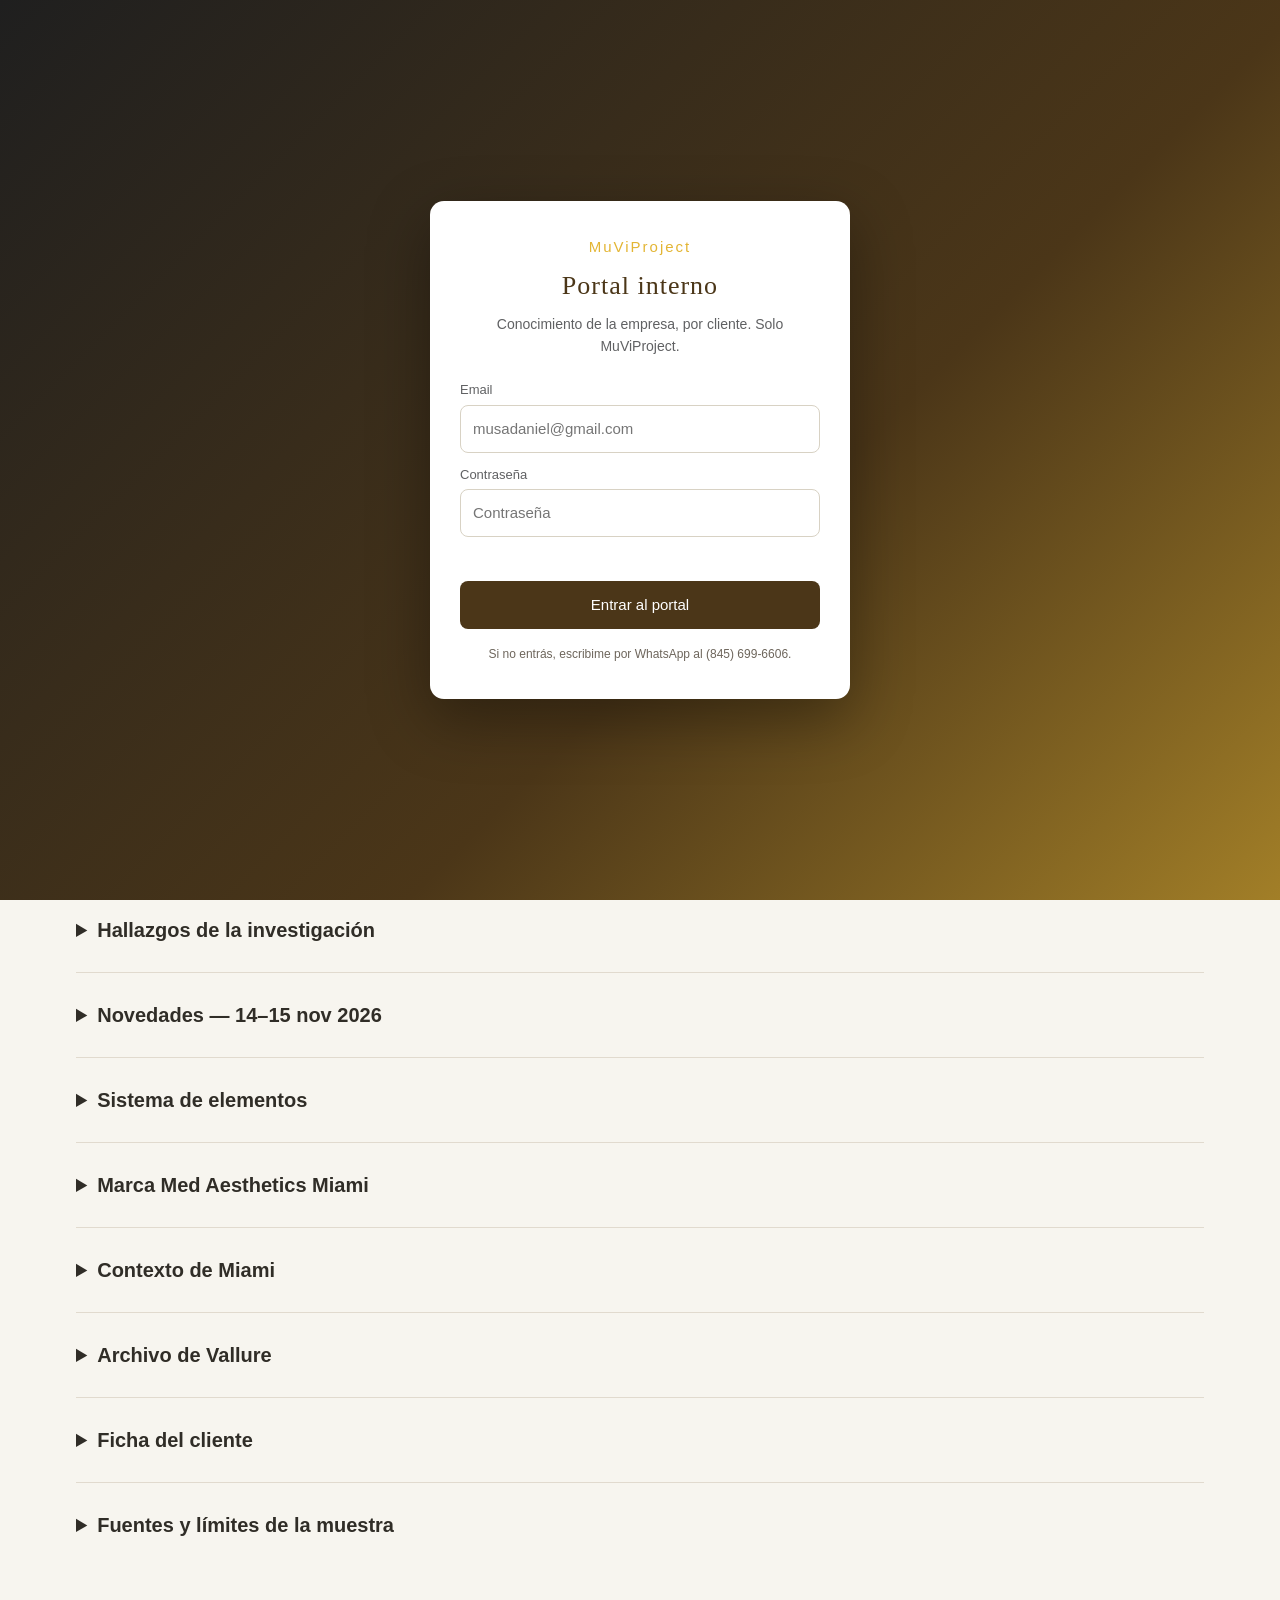
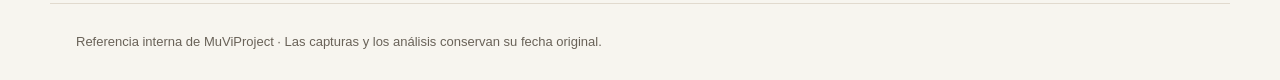
<file: index.html>
<!doctype html><html lang="es"><head><meta charset="utf-8"><meta name="viewport" content="width=device-width,initial-scale=1"><title>Conocimiento · MuViProject</title>
<style>
#gate{position:fixed;inset:0;z-index:100;display:flex;align-items:center;justify-content:center;background:linear-gradient(135deg,#1f1f1f 0%,#4b3618 60%,#e3b533 130%);padding:20px}
#gate.hidden{display:none}
.gate-card{background:#fff;border-radius:14px;max-width:420px;width:100%;padding:34px 30px;box-shadow:0 20px 60px rgba(0,0,0,.35);text-align:center}
.gate-card h1{font-family:Georgia,serif;color:#4b3618;font-size:26px;font-weight:400;letter-spacing:1px;margin:6px 0}
.gate-card .sub{color:#606163;font-size:14px;margin:6px 0 22px}
.gate-card label{display:block;text-align:left;font-size:13px;color:#606163;margin:12px 0 4px}
.gate-card input{width:100%;padding:11px 12px;border:1px solid #d8d2c4;border-radius:8px;font-size:15px}
.gate-card input:focus{outline:2px solid #e3b533}
.gate-card button{width:100%;margin-top:16px;padding:12px;background:#4b3618;color:#fff;border:0;border-radius:8px;font-size:15px;cursor:pointer}
.gate-card button:hover{background:#606163}
#gate-err{color:#b3261e;font-size:13px;min-height:18px;margin-top:10px}
.gate-note{font-size:12px;color:#999;margin-top:16px}
</style>
<link rel="stylesheet" href="portal.css"></head>
      <body><a class="skip" href="#contenido">Saltar al contenido</a>
<!-- ============================================================
     ACCESO (cortina visual, no seguridad real: sitio estático,
     cualquiera que lea el código puede ver la clave).
     Clave: MuViProject2026. Email: musadaniel@gmail.com o @muviproject.com
     ============================================================ -->
<script>
var PORTAL_PASSWORD = "MuViProject2026";
</script>
<div id="gate">
  <div class="gate-card">
    <div style="color:#e3b533;font-size:15px;letter-spacing:2px">MuViProject</div>
    <h1>Portal interno</h1>
    <div class="sub">Conocimiento de la empresa, por cliente. Solo MuViProject.</div>
    <form id="gate-form">
      <label for="gate-email">Email</label>
      <input id="gate-email" type="email" placeholder="musadaniel@gmail.com" autocomplete="username" required>
      <label for="gate-pass">Contraseña</label>
      <input id="gate-pass" type="password" placeholder="Contraseña" autocomplete="current-password" required>
      <div id="gate-err"></div>
      <button type="submit">Entrar al portal</button>
    </form>
    <div class="gate-note">Si no entrás, escribime por WhatsApp al (845) 699-6606.</div>
  </div>
</div>
<script>
(function(){
  var gate = document.getElementById('gate');
  try { if (sessionStorage.getItem('muviproject_interno_auth') === '1') { gate.classList.add('hidden'); } } catch(e){}
  document.getElementById('gate-form').addEventListener('submit', function(ev){
    ev.preventDefault();
    var email = document.getElementById('gate-email').value.trim().toLowerCase();
    var pass = document.getElementById('gate-pass').value;
    var err = document.getElementById('gate-err');
    var okEmail = (email === 'musadaniel@gmail.com') || email.endsWith('@muviproject.com');
    if (!okEmail) {
      err.textContent = 'Usá tu email de MuViProject (musadaniel@gmail.com o @muviproject.com).';
      return;
    }
    if (pass !== PORTAL_PASSWORD) {
      err.textContent = 'Contraseña incorrecta. Revisala e intentá de nuevo.';
      return;
    }
    try { sessionStorage.setItem('muviproject_interno_auth', '1'); } catch(e){}
    gate.classList.add('hidden');
    window.scrollTo(0, 0);
  });
})();
</script>

      <header class="masthead"><div class="wrap"><a class="wordmark" href="index.html">MuVi<span>Project</span></a><span class="internal-label">Portal interno · Med Aesthetics Miami</span></div></header>
      <nav class="nav" aria-label="Navegación principal"><div class="wrap"><a href="index.html" aria-current="page">Conocimiento</a><a href="inspiracion.html">Biblioteca</a></div></nav>
      <main id="contenido" class="wrap"><div class="heading"><p class="eyebrow">Investigación → ideas → decisiones</p><h1>Conocimiento para crear mejor.</h1><p>La investigación de Med Aesthetics Miami, organizada para consultar y convertir referencias en propuestas.</p></div>
      <div class="hero"><div><span class="eyebrow">Prioridad de investigación</span><h2>Inspiración nacional, con contexto.</h2><p>Explora las cuentas de referencia y sus piezas. Compara el formato y el concepto antes de adaptar una idea a la marca.</p><a class="button primary" href="inspiracion.html">Explorar referencias</a></div><aside><strong>15 cuentas</strong><span>75 reels · 74 piezas gráficas</span><small>Captura archivada: 14 nov 2026</small></aside></div>
      <p class="notice">Uso interno. Al portal del cliente van los análisis y las propuestas seleccionadas, no este archivo de referencias.</p>
      <h2 class="section-title">Consultar por tema</h2><details class="knowledge" id="top10"><summary>Referencias nacionales</summary><div class="knowledge-body">

  <p>20 piezas analizadas (2 por cuenta), oct–nov 2026. Cuentas: @skinconserv, @kbeautylab808, @beautybeyondaesthetics1, @skinholics.miami, @kumimedspa, @beautybybel.rn, @skinologymedspa, @skinelixerspa_miami, @theprivatesuitela, @bleuspany. <span class="small">Advertencia: solo 2 cuentas tienen interacción medida con mediana real (Skinology 0,498% y Private Suite 0,209%); las otras 8 son estimaciones de Flinque. El análisis de diseño no depende del orden exacto del ranking.</span></p>
  <h3>Los 10 patrones</h3>
  <ol>
    <li><b>La foto manda.</b> 17/20 usan fotografía real como elemento principal; en 6/20 la pieza ES solo la foto (antes/después sin texto, sin logo, sin CTA).</li>
    <li><b>Poco texto en la imagen.</b> Mediana ~16 palabras; 13/20 tienen 22 o menos. La única excepción con mucho texto es el testimonio completo (SkinConserv, ~110 palabras).</li>
    <li><b>El CTA casi nunca está en la imagen.</b> 12/20 no tienen CTA; solo 2/20 tienen CTA de reserva (DM «GLOW» y BOOK + teléfono, ambas de @skinelixerspa_miami). La conversión se resuelve en el caption.</li>
    <li><b>El precio casi nunca se muestra — y cuando se muestra, es un descuento.</b> 3/20 («30% OFF», «$80 off», «$1,000/$2,000 OFF»), siempre con un motivo (100K, Black Friday, Jeuveau Day), nunca precio de lista.</li>
    <li><b>El logo es discreto y está en un lugar fijo.</b> 17/20 llevan marca, casi siempre pequeña (arriba centro o abajo derecha/centro). Nunca compite con el titular ni tapa un rostro. Solo 1 pieza lleva el lockup completo.</li>
    <li><b>Antes/después es el formato rey de resultados.</b> 6/20. La mitad sin etiquetas (el split habla solo), la otra mitad con etiquetas mínimas; en un caso la línea APUNTA a la zona tratada (Kumi).</li>
    <li><b>Plantilla bloqueada por serie.</b> Repiten la misma estructura pieza tras pieza («Patient Review», «SKIN NOTES», «01/06»). El sistema es la repetición, no la variedad.</li>
    <li><b>Paleta fija de 2–3 colores por cuenta + 1–2 familias tipográficas.</b> El serif domina los titulares (8/20); el sans lleva los datos.</li>
    <li><b>El carrusel domina (15/20), pero la portada se sostiene sola.</b> Solo 4/15 dicen «swipe» o muestran flecha.</li>
    <li><b>La información va en capas.</b> Titular (1 frase) → 1 dato (precio, fecha o beneficio) → el detalle va en el caption o adentro del carrusel. Nada de letra chica en la imagen (0/20).</li>
  </ol>
  <h3>Las 5 cosas que las top NO hacen</h3>
  <ol>
    <li>No ponen letra chica, fine print ni disclaimers en la imagen (0/20).</li>
    <li>No ponen el teléfono (1/20), ni dirección, ni horarios.</li>
    <li>No saturan la pieza: mediana ~6 elementos; solo 2/20 superan los 9.</li>
    <li>No usan el descuento como contenido habitual: solo 3/20 muestran precio, y las 3 son piezas de evento.</li>
    <li>No ponen el logo grande al centro ni sobre rostros — y 3/20 no ponen logo en absoluto.</li>
  </ol>
  <p class="small">Informe completo: <code>elementos-diseno-top10-eeuu.md</code> (fichas por cuenta, tabla de las 20 piezas, imágenes en <code>elementos-top10/&lt;cuenta&gt;/</code>).</p>
</div></details><details class="knowledge" id="resumen"><summary>Hallazgos de la investigación</summary><div class="knowledge-body">

  <p>Investigación del 14-nov-2026: 49 posteos orgánicos + 10 anuncios de Vallure (may–oct 2026), 20 piezas del top 10 nacional por interacción y 15 piezas del top 5 de Miami. Tres fuentes, una misma conclusión.</p>
  <ol>
    <li><b>La pieza vende, el caption convierte.</b> La imagen lleva UNA idea (gancho + 1 dato). La información completa — precio exacto, teléfono, condiciones, credencial — vive en el caption o en el botón de la plataforma. 12 de 20 piezas top no tienen ningún CTA en la imagen.</li>
    <li><b>Pocos elementos: mediana ~6 por pieza.</b> Rango top: 1–16. Solo 2 de 20 superan los 9. Más de 2 ideas por pieza no se ve arriba.</li>
    <li><b>El precio casi nunca está en la imagen.</b> 3 de 20 en el top nacional (siempre descuento con motivo: 100K, Black Friday, Jeuveau Day) y 0 de 5 en Miami. Nunca precio de lista, nunca letra chica (0 de 20).</li>
    <li><b>El teléfono no va en la imagen.</b> 1 de 20 en el top nacional, 0 de 5 en Miami. El contacto es «link in bio» o el botón de la plataforma.</li>
    <li><b>Nadie imprime el sello de credencial en la imagen.</b> Ni Monaco (Top Morpheus8 de Norteamérica) ni No Filter (QuantumRF Top Provider 2025). Si Med imprime su Top 10% Morpheus8, es un <b>diferencial propio</b>, no una copia: sello chico, nunca titular.</li>
  </ol>
  <div class="warn"><b>Atención — la tarjeta Botox v7:</b> lleva ~9 elementos (foto, logo, BOTOX, precio, apoyo, CTA, teléfono, divisoria, «CALL FOR DETAILS»). Está por encima de la mediana top (~6) y es la única pieza que junta precio + teléfono + CTA + «call for details» en una sola imagen. La recomendación de mercado es sacar el teléfono de la imagen (va al caption) y dejar la pieza en 5 elementos. La v6 quedó DESCARTADA por la auditoría del 14-nov (precio en light + residuo del velo del logo); la v7 es la versión buena (precio en Fira Bold dorado, logo limpio re-pegado, 0 de velo) y ya está en el portal del cliente (G-05, Borrador). Pendiente: que Daniel la apruebe como final.</div>
</div></details><details class="knowledge" id="novedades"><summary>Novedades — 14–15 nov 2026</summary><div class="knowledge-body">

  <ul>
    <li><b>Fuente script decidida (Daniel, 14-nov): Great Vibes</b> dorada para los nombres de tratamientos. WhatTheFont y WhatFontIs no dieron coincidencia exacta con la script de Vallure; Great Vibes es la aproximación elegida. La v6 local del carrusel Black Friday ya la usa.</li>
    <li><b>Logo maestro LIMPIO (14-nov):</b> el PNG del brandbook traía un velo blanquecino enorme (471.530 de 526.500 px). Limpio en origen: 0 px de velo, 53.315 de arte. La Botox v7 ya lo lleva re-pegado; el logo con velo de la lámina 5 del carrusel de Canva sigue pendiente de reemplazo.</li>
    <li><b>Máquinas reales verificadas en la web de Med (14-nov):</b> láser Apogee Elite (Cynosure), GentleYAG (Candela, Aventura), Aerolase Neo; Soprano Ice y Motus AY solo aparecen en la página vieja (a confirmar). Morpheus8 InMode: foto verificada OK por Daniel. QuantumRF 10 (cara/cuello) y 25 (zonas grandes). La lámina de láser del Black Friday usa equipo generado — falta foto real de la máquina.</li>
    <li><b>Video Black Friday:</b> storyboard con stills listo (6 cartas + placa final v2 con teléfono). Flow/Veo no mantiene el texto exacto en secuencias (80 créditos gastados). El método carta por carta con Start &amp; End Frame SÍ funciona (prueba de la carta héroe 04 exacta). Concepto flip cancelado por Daniel 14-nov; la placa final v2 sigue válida para cualquier montaje.</li>
    <li><b>Instagram de Med capturado (14-nov):</b> 83 portadas del último año descargadas y verificadas. Faltan 80 láminas 2+ de carruseles: bloqueado por la passkey de Business Suite (solo Daniel puede desbloquearlo).</li>
    <li><b>Canva Pro — discrepancia (14-nov):</b> la facturación muestra Trial hasta 14-dic-2026, no el anual $144 que Daniel dijo haber pagado. Pendiente que revise qué le cobraron. Brand Kit creado (6 colores, 4 fuentes, logo real); carrusel Black Friday en Canva (5 láminas) + 6 plantillas guardadas sin editar.</li>
    <li><b>Anuncios (15-nov):</b> gasto $1.348,77 en 30 días, 4 leads; solo la CBO entrega. El Ad 30 de Prospecting (QuantumRF) pasó de bien a mal al correrse la ventana de 30 días. Pendiente: quién apagó las 9 campañas viejas y quién creó «New Leads Campaign 13th Nov».</li>
    <li><b>Google Analytics leído (14-nov):</b> 90 días: 13.068 usuarios, 3.623 eventos clave; últimos 7 días en baja (−25,6% usuarios) porque se dejó de postear desde el 29-oct. Página «Analítica» creada en el portal del cliente.</li>
  </ul>
</div></details><details class="knowledge" id="sistema"><summary>Sistema de elementos</summary><div class="knowledge-body">

  <p>Esto es lo que se pone en cada pieza de Rosanna y por qué. Cada elemento tiene su sustento en la investigación de arriba. <b>La idea es no preguntarle a Rosanna qué lleva cada pieza: se le lleva la base armada.</b> Cuando un dato solo lo sabe ella (precios sin confirmar, fotos reales, orden del antes/después), eso se marca como <b>pendiente de Rosanna</b> y es lo único que se le pregunta.</p>

  <h3>Tarjeta de oferta (ej. Botox $10/unidad)</h3>
  <div class="elements"><b>5 elementos:</b> (1) foto · (2) nombre del tratamiento · (3) descuento/precio grande · (4) 1 línea de beneficio · (5) logo. La cinta «LIMITED TIME OFFER | CALL FOR DETAILS» es válida (Vallure la usaba; LUX usa la misma lógica).</div>
  <p><b>Sustento:</b> Vallure Glow Duo (5 elementos, descuento en serif dorada); kbeauty Black Friday 30% OFF (8 elementos, % sin precio en $); beautybeyond Jeuveau Day ($80 off, 6 elementos, sin CTA en imagen); skinology 100K PROMO ($1,000/$2,000 OFF con condición de mL, 9 elementos). <b>Teléfono NO va en la imagen</b> (0/5 Miami, 1/20 nacional): va al caption. <b>CTA = botón de la plataforma.</b> <b>Sin letra chica</b> (0/20): las condiciones van al caption. El precio se muestra solo como descuento con motivo, nunca precio de lista.</p>

  <h3>Antes / después</h3>
  <div class="elements"><b>5–6 elementos:</b> (1–2) 2 fotos reales con consentimiento · (3–4) etiquetas BEFORE / AFTER · (5) tratamiento · (6) nº de sesiones + tiempo. Sin precio, sin CTA en la imagen.</div>
  <p><b>Sustento:</b> fórmula fija de No Filter («ONE SpectraionX TREATMENT | 6 DAYS LATER») y Kumi (líneas que apuntan a la zona tratada). La variante sin etiquetas también está validada arriba (Skinholics, Skinology, BeautyByBel: el split habla solo). El descuento y la credencial van en el caption. <b>Pendiente de Rosanna:</b> fotos reales con consentimiento + orden correcto del antes/después (carruseles 10, 17 y 28-nov).</p>

  <h3>Carrusel educativo</h3>
  <div class="elements"><b>Estructura LUX:</b> lámina 0 gancho → contenido/prueba → ÚLTIMA lámina informativa (lista, contacto o CTA). 1–3 elementos por lámina.</div>
  <p><b>Sustento:</b> LUX (aspiración → reseña citada → lista/CTA en última lámina); kbeauty «SKIN NOTES» (etiqueta de serie + pregunta + foto + «SWIPE →»); Private Suite «01/06» (serie numerada). La prueba social (reseña con fuente Google/Tripadvisor) puede ir adentro del carrusel, como hace LUX. La portada se sostiene sola: solo 4/15 portadas top dicen «swipe».</p>

  <h3>Carrusel de tecnología (QuantumRF / Morpheus8)</h3>
  <div class="elements"><b>Lámina 0 antes/después + láminas que explican qué hace la tecnología + lista de beneficios</b> (sin sedación, mínimo downtime, % de contracción).</div>
  <p><b>Sustento:</b> No Filter QuantumRF + SyneraLift (el post con más comentarios del top 5 de Miami, 27): explica la tecnología con beneficios y responde dudas en comentarios. Es el modelo más cercano a Med por el QuantumRF.</p>

  <h3>Reel con Rosanna a cámara</h3>
  <div class="elements"><b>0 textos superpuestos.</b> Todo en audio + caption.</div>
  <p><b>Sustento:</b> Monaco (doctora a cámara, 0 textos en pantalla) y VIO (proveedora a cámara, 0 textos). La persona es la confianza; el texto en pantalla sobra. Los subtítulos van quemados en el video (regla de Daniel), no como texto del diseño.</p>

  <h3>Black Friday (27–30 nov)</h3>
  <div class="elements"><b>Sin cifra en la imagen:</b> titular + fecha de acceso + elemento de regalo/exclusividad. La cifra y las condiciones van en el caption y en la tarjeta de oferta.</div>
  <p><b>Sustento:</b> VIO «Members Go First» (acceso anticipado 16-nov) y SKINNEY «Members save EXTRA» (la cifra solo en caption). Precios confirmados: Morpheus8 $1.750. <b>Pendiente de Rosanna:</b> láser $999 + bonus y QuantumRF $2.500/$3.000 (sin confirmar no se publican).</p>

  <h3>Membresía</h3>
  <div class="elements"><b>Gancho = «acceso anticipado / extra».</b> Nunca el precio de la membresía en la imagen.</div>
  <p><b>Sustento:</b> VIO (ClubVIO, acceso anticipado) y SKINNEY («Members save EXTRA», 10% extra solo en caption). Med tiene More Than Beauty Club (The Works $69/mes, Body Contouring $375/mes): el precio va al caption, no a la pieza.</p>

  <h3>Credencial (Top 10% Morpheus8)</h3>
  <div class="elements"><b>Sello chico, nunca titular.</b></div>
  <p><b>Sustento:</b> el mercado NO la imprime en la imagen (ni Monaco ni No Filter). Si Med la pone, es un <b>diferencial propio</b>. Vallure la usaba como sello dorado «TOP 10%» en anuncios: mantenerla chica y en lugar fijo.</p>

  <h3>Historia (9:16)</h3>
  <div class="elements"><b>3–4 elementos:</b> gancho grande + 1 dato + sticker/CTA de la plataforma.</div>
  <p><b>Sustento:</b> sin muestra directa en la investigación (las top no publicaron historias medibles en la muestra); se aplican las mismas reglas: pocos elementos, 1 idea, CTA de la plataforma. Marcar como <i>derivado, no medido</i>.</p>

  <h3>Lo que NO se pone en la imagen (ninguno lo hace)</h3>
  <ul>
    <li>Letra chica / fine print / disclaimers (0/20 nacional).</li>
    <li>Teléfono (1/20 nacional, 0/5 Miami).</li>
    <li>Más de ~50 palabras en la imagen (mediana top: ~16).</li>
    <li>Más de 2 ideas por pieza.</li>
    <li>Logo grande al centro o sobre rostros.</li>
    <li>Precio de lista o descuento como contenido habitual (solo piezas de evento).</li>
  </ul>
  <div class="warn"><b>Decisión — Botox v7:</b> la v7 tiene ~9 elementos y lleva el teléfono en la imagen. La recomendación de mercado es dejar la tarjeta de oferta en 5 elementos y pasar el teléfono al caption. La v6 quedó descartada (auditoría 14-nov); la v7 es la versión buena y ya está en el portal (G-05, Borrador), pendiente de la aprobación de Daniel como final y de Rosanna. El teléfono y el «call for details» fueron decisiones suyas y de Rosanna, no un error.</div>
</div></details><details class="knowledge" id="marca"><summary>Marca Med Aesthetics Miami</summary><div class="knowledge-body">

  <p><b>Colores (brandbook 2016):</b> dorado <b>#e3b533</b> · gris <b>#606163</b> · crema panel <b>#FCF6F1</b> · secundarios #f2f9ff, #ecf0e4, #4b3618.</p>
  <p><b>Tipografía (brandbook pág. 15):</b> marca <b>BonvenoCF-Light</b> (titulares) · lectura <b>Fira Light / Regular / Bold</b>. La letra script NO es de marca. Nombres de tratamientos en script dorada <b>Great Vibes</b> (decisión de Daniel, 14-nov; la script exacta de Vallure no se confirmó).</p>
  <p><b>Regla de jerarquía (Daniel, 14-nov):</b> combinar pesos bold y light, nunca todo el mismo peso. Ej. BOTOX en light, precio en bold dorado.</p>
  <p><b>Logo (real, nunca redibujado):</b> archivo maestro <code>logo-med-aesthetics-real.png</code>. Esquina superior derecha, tamaño fijo 205 px en lienzo de 1080 px. Nunca sobre caras ni texto. <b>Logo maestro limpio 14-nov</b> (velo eliminado en origen; 0 px de velo).</p>
  <p><b>Marco:</b> fino dorado. <b>Foto:</b> real con consentimiento; si no hay, generada sin texto ni pacientes inventados. Nunca estirar: fit proporcional con relleno blur.</p>
  <p><b>Formatos:</b> post 1080×1350 · cuadrado 1080×1080 · historia 1080×1920 · carrusel 1080×1350 por lámina. La misma pieza sirve para post y aviso pago.</p>
  <p><b>Flujo:</b> Daniel revisa → Rosanna aprueba (WhatsApp, vía portal) → se publica. <b>Canva Pro:</b> la facturación muestra Trial hasta 14-dic-2026, no el anual $144 — pendiente que Daniel revise qué le cobraron. Brand Kit creado 14-nov (6 colores, 4 fuentes, logo real); carrusel Black Friday en Canva + 6 plantillas guardadas. <b>Herramientas:</b> Canva (kit + plantillas) · ChatGPT (solo imágenes) · Musita/PIL (composición exacta, respaldo determinista).</p>
  <p><b>Máquinas reales (web de Med, 14-nov):</b> láser Apogee Elite / GentleYAG / Aerolase Neo (Soprano Ice y Motus AY solo en la página vieja, a confirmar); Morpheus8 InMode (foto verificada OK); QuantumRF 10/25. Las imágenes generadas con equipo inventado no valen: hace falta foto real de la máquina.</p>
  <p class="small">Especificación completa: <code>sistema-maestro-med-aesthetics.md</code>. Archivos de marca: <code>med-aesthetics-materiales/fuentes/</code> (BonvenoCF + Fira) y <code>logo-med-aesthetics-real.png</code>.</p>
</div></details><details class="knowledge" id="miami"><summary>Contexto de Miami</summary><div class="knowledge-body">

  <p>15 piezas analizadas (3 por cuenta), 24-oct a 13-nov-2026. Cuentas: @monaco.medspa (28.439), @luxmedspabrickell (340, nueva), @skinneymedspa (57.488), @nofiltermiami (23.868), @viomedspa.aventura (4.265). <span class="small">Límite: las imágenes se analizaron por descripción visual del conector (el CLI no expone las URLs de los medios); los conteos son aproximados (~).</span></p>
  <h3>Patrones comunes (los 5)</h3>
  <ol>
    <li><b>La imagen es gancho, no catálogo.</b> 3–10 elementos por pieza; la información completa vive en el caption.</li>
    <li><b>Cero precio en la imagen.</b> Los 5, sin excepción. La cifra va en el caption o no va.</li>
    <li><b>Cero teléfono en la imagen.</b> Solo No Filter lo pone en el caption. Contacto = «link in bio» o botón de la plataforma.</li>
    <li><b>El CTA es del caption o de la última lámina.</b> Solo LUX (última lámina) y VIO lo escriben en la imagen.</li>
    <li><b>Antes/después con fórmula fija:</b> 2 fotos + etiquetas BEFORE/AFTER + tratamiento + nº de sesiones + tiempo. Nada más.</li>
    <li><b>El carrusel tiene estructura fija:</b> gancho → contenido/prueba → última lámina informativa (lista de servicios, contacto o CTA).</li>
    <li><b>Nadie pone el sello de credencial en la imagen.</b> Ni Monaco (Top Morpheus8 de Norteamérica) ni No Filter (QuantumRF Top Provider 2025).</li>
    <li><b>La membresía es gancho en 2 de 5</b> (SKINNEY, VIO), siempre como «acceso anticipado / extra», nunca como precio.</li>
    <li><b>El Black Friday se anuncia sin cifra:</b> «Members Go First» (VIO), «Members save EXTRA» (SKINNEY).</li>
    <li><b>Humor y comunidad juntan más interacción que la promo</b> (Halloween de SKINNEY: 164 likes).</li>
  </ol>
  <h3>Qué hace distinto cada uno</h3>
  <table>
    <tr><th>Cuenta</th><th>Ángulo</th><th>Copiar</th><th>No copiar</th></tr>
    <tr><td><b>Monaco</b></td><td>La doctora + los plazos</td><td>Infografía de CUÁNDO hacerse cada tratamiento; reel de la doctora a cámara sin texto</td><td>Mezclar vida personal con promo; 4 piezas en un día</td></tr>
    <tr><td><b>LUX</b></td><td>La experiencia + la reseña</td><td>Estructura de carrusel (aspiración → reseña citada → lista/CTA en última lámina); ángulo «para dos / regalo»</td><td>Cero antes/después; ausencia total de precio</td></tr>
    <tr><td><b>SKINNEY</b></td><td>Aspiración + lista + membresía</td><td>Lista de tratamientos como «rutina de preparación»; anzuelo de miembros</td><td>Collage de pasarela como aspiración; fiesta como eje</td></tr>
    <tr><td><b>No Filter</b></td><td>Prueba clínica + protocolo</td><td>Fórmula antes/después; carrusel que explica la tecnología; mostrar el proceso (hasta el pelado)</td><td>Bio vacía; desaparición de 3 semanas</td></tr>
    <tr><td><b>VIO</b></td><td>Membresía + plan</td><td>Black Friday como privilegio de miembro; CTA en imagen («BOOK YOUR CONSULTATION»); vender el PLAN como producto</td><td>Publicar 1 vez cada 2 semanas</td></tr>
  </table>
  <p class="small">Informe completo: <code>elementos-diseno-top5-miami.md</code> (fichas por cuenta, tabla comparativa, base de mercado por tipo de pieza).</p>
</div></details><details class="knowledge" id="rosanna"><summary>Archivo de Vallure</summary><div class="knowledge-body">

  <p>49 posteos orgánicos (9 carruseles, 20 imágenes, 20 videos) + 10 anuncios + deck de noviembre. Último post: 29-oct-2026.</p>
  <h3>El lenguaje de Vallure</h3>
  <ul>
    <li><b>Foto manda, texto acompaña.</b> Foto a sangre con texto encima, casi siempre abajo o arriba a la izquierda. La foto ocupa el 70–100% de la pieza.</li>
    <li><b>4–6 elementos por imagen:</b> logo chico + eyebrow dorado en mayúsculas + titular grande + bajada chica. Nada más.</li>
    <li><b>La información vive en el caption,</b> largo y educativo (2–4 párrafos): explica el tratamiento, mete la credencial y el descuento, cierra con «link in bio». La imagen solo trae el gancho.</li>
    <li><b>Sin teléfono en la imagen. Sin botón de CTA en la imagen.</b> El CTA es el botón de la plataforma (Book Now / Get Offer) o «link in bio».</li>
    <li><b>Antes/después:</b> fotos reales, ojos tapados con barras doradas, etiquetas BEFORE / AFTER.</li>
    <li><b>Anuncio de oferta (ej. Glow Duo 20% Off):</b> foto primer plano + 5 elementos (tratamiento, descuento gigante en serif dorada, nombre de la oferta, cinta «LIMITED TIME OFFER | CALL FOR DETAILS», logo). El body del anuncio lleva la historia.</li>
    <li><b>Sello TOP 10%</b> como elemento de credencial, solo en algunos anuncios.</li>
  </ul>
  <h3>Debilidades (lo que NO hacían)</h3>
  <ul>
    <li>El logo cambia de lugar y de tamaño entre piezas (no hay sistema fijo).</li>
    <li>Letra script/manuscrita en portadas de reels: NO está en el brandbook.</li>
    <li>La información clave (precio, descuento, credencial) muchas veces queda solo en el caption, que Instagram corta.</li>
    <li>Sin teléfono ni contacto visible en la imagen. Sin sello de credencial sistemático. Sin jerarquía de pesos (todo mayúsculas, mismo peso).</li>
    <li>El deck de noviembre repite lo mismo, con el logo con mancha blanca (artefacto) y letra script para los nombres de tratamientos.</li>
  </ul>
  <div class="good"><b>Conservar de Vallure (no alejarse):</b> foto a sangre con texto encima · pocos elementos por pieza (4–6) · gancho grande + explicación en el caption · sello Top 10% · cinta dorada de oferta · antes/después real con barra dorada en los ojos.</div>
</div></details><details class="knowledge" id="clientes"><summary>Ficha del cliente</summary><div class="knowledge-body">

  <div class="card">
    <h3 style="margin-top:0">Med Aesthetics Miami <span class="tag gold">Activo</span> <span class="tag">desde 8-nov-2026</span></h3>
    <p><b>Dueña:</b> Rosanna Bermejo (MSN, APRN). <b>Paquete:</b> $1.500/mes. 1 jornada de filmación/mes, posteo diario, 3 videos/semana. <b>Redes:</b> TikTok, Instagram, Facebook, YouTube Shorts. <b>Anuncios:</b> Meta, tope ~$1.000/mes (CBO $33/día). <b>Portal del cliente:</b> <a href="https://muviproject.github.io/medaesthetics-portal/">medaesthetics-portal</a> (contraseña: MedAesthetics2026). <b>Regla de oro:</b> nada se publica sin la aprobación de Rosanna; Daniel revisa todo antes.</p>
    <p class="small">Ficha completa y estado al día en el hub interno (<code>med-aesthetics-hub.md</code>). Este portal es el conocimiento, no la operación diaria.</p>
  </div>
  <p class="small">Próximos clientes se agregan acá con su propia sección, con la misma estructura: investigación → sistema de elementos → marca → decisiones.</p>
</div></details><details class="knowledge" id="fuentes"><summary>Fuentes y límites de la muestra</summary><div class="knowledge-body">

  <ul>
    <li><b>Vallure:</b> 49 posteos orgánicos + 10 anuncios, capturados 10-nov-2026 (CLI Instagram + Biblioteca de Anuncios). Visuales en <code>med-aesthetics-portal/assets/vallure/</code>. Informe: <code>elementos-diseno-vallure-rosanna.md</code>.</li>
    <li><b>Top 10 EE.UU.:</b> 20 piezas (2 por cuenta), leídas 14-nov-2026 con instagram-cli, sin 429. Imágenes descargadas y leídas visualmente (<code>elementos-top10/&lt;cuenta&gt;/</code>). Informe: <code>elementos-diseno-top10-eeuu.md</code>. Limitación: solo se vio la portada de cada carrusel; 8/10 interacciones son estimaciones Flinque.</li>
    <li><b>Top 5 Miami:</b> 15 piezas (3 por cuenta), leídas 14-nov-2026 con instagram-cli, sin 429. Imágenes analizadas por descripción visual del conector (el CLI no expone las URLs); conteos aproximados (~). Informe: <code>elementos-diseno-top5-miami.md</code>.</li>
    <li><b>Instagram de Med (14-nov):</b> 83 portadas del último año capturadas y verificadas (18 MB); faltan 80 láminas 2+ de carruseles, bloqueadas por la passkey de Business Suite. Inventario: <code>Med Aesthetics Miami/inventario-carruseles.json</code>.</li>
    <li><b>Actualización:</b> la página de Competencia del portal del cliente se re-mide una vez por semana (mediana de (likes+comentarios)/seguidores por post, perfiles públicos). Esta página interna se actualiza con cada re-medición y con cada cliente nuevo.</li>
  </ul>
  <p class="small">Nada de este portal es contenido para publicar: es inventario de elementos para definir el sistema de cada cliente con Daniel y, cuando toca, con el cliente.</p>
</div></details></main>
      <footer class="wrap">Referencia interna de MuViProject · Las capturas y los análisis conservan su fecha original.</footer><script src="portal.js" defer></script></body></html>
</file>
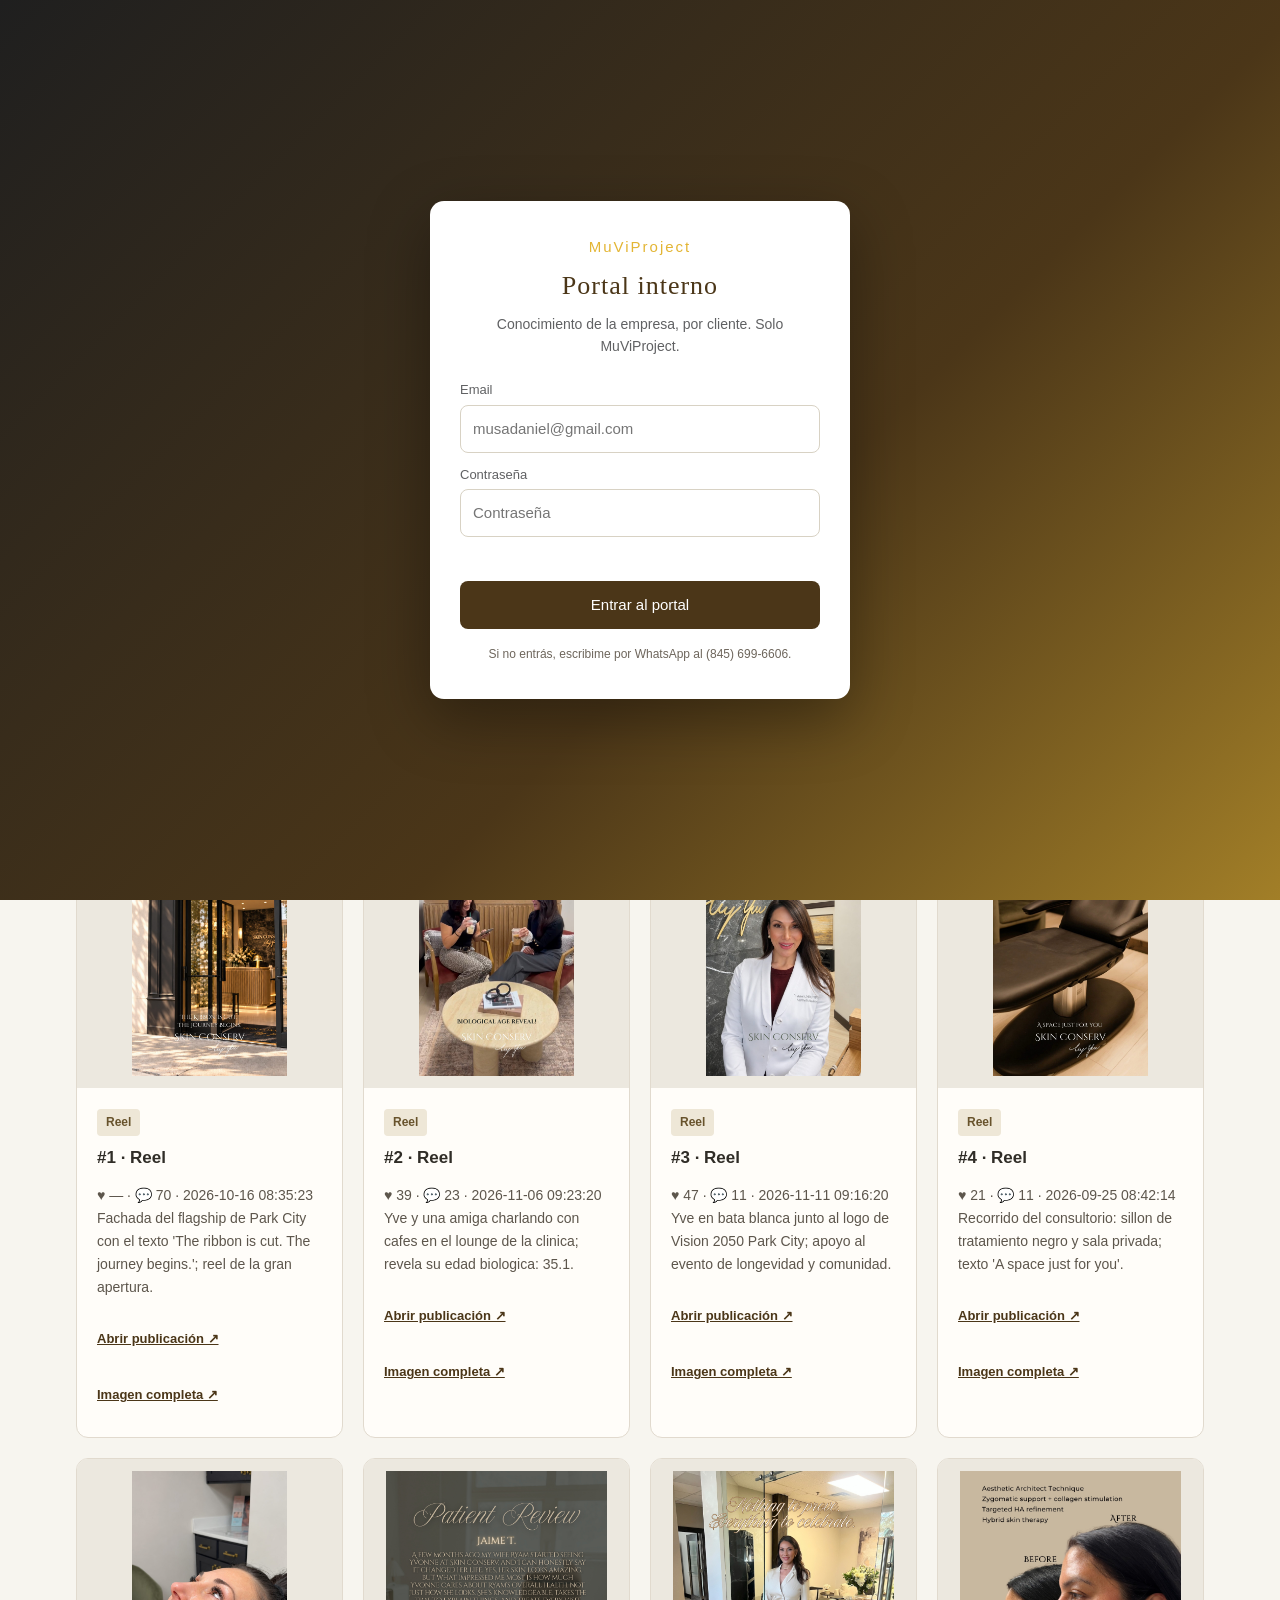
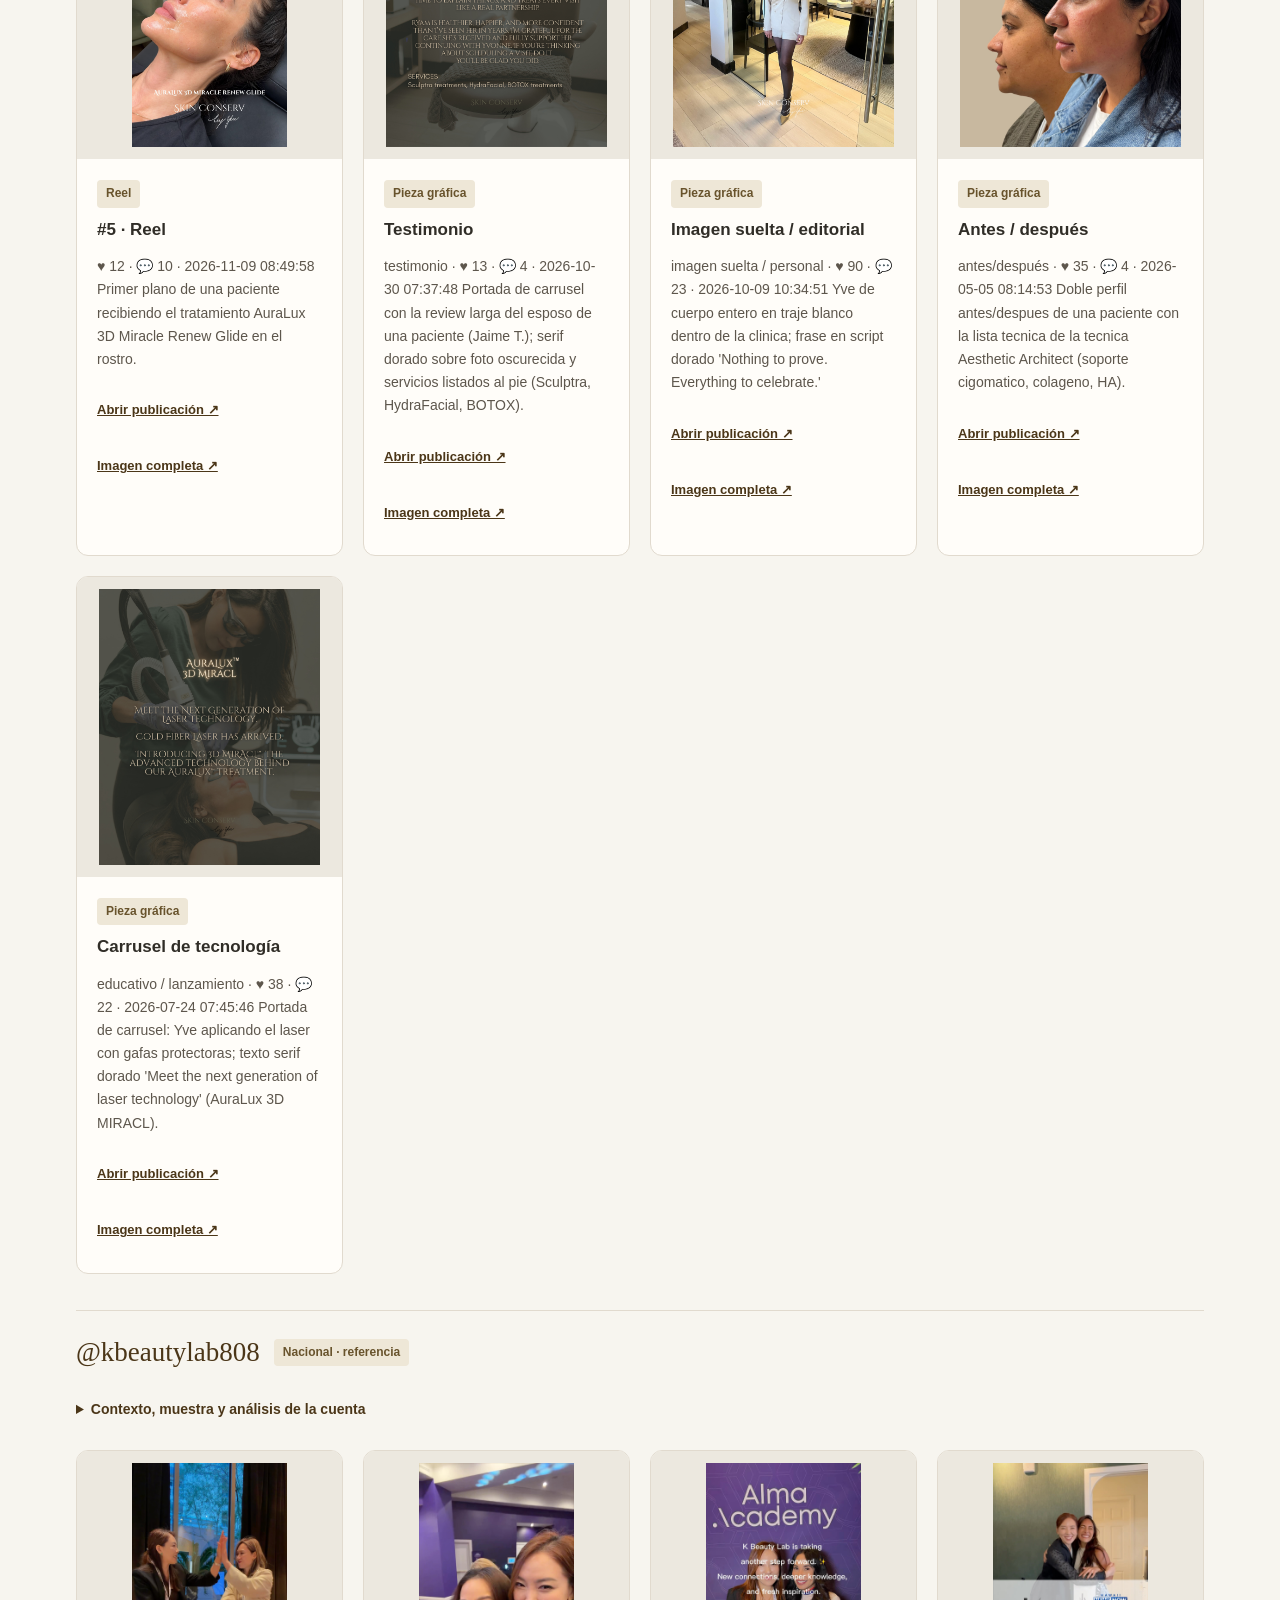
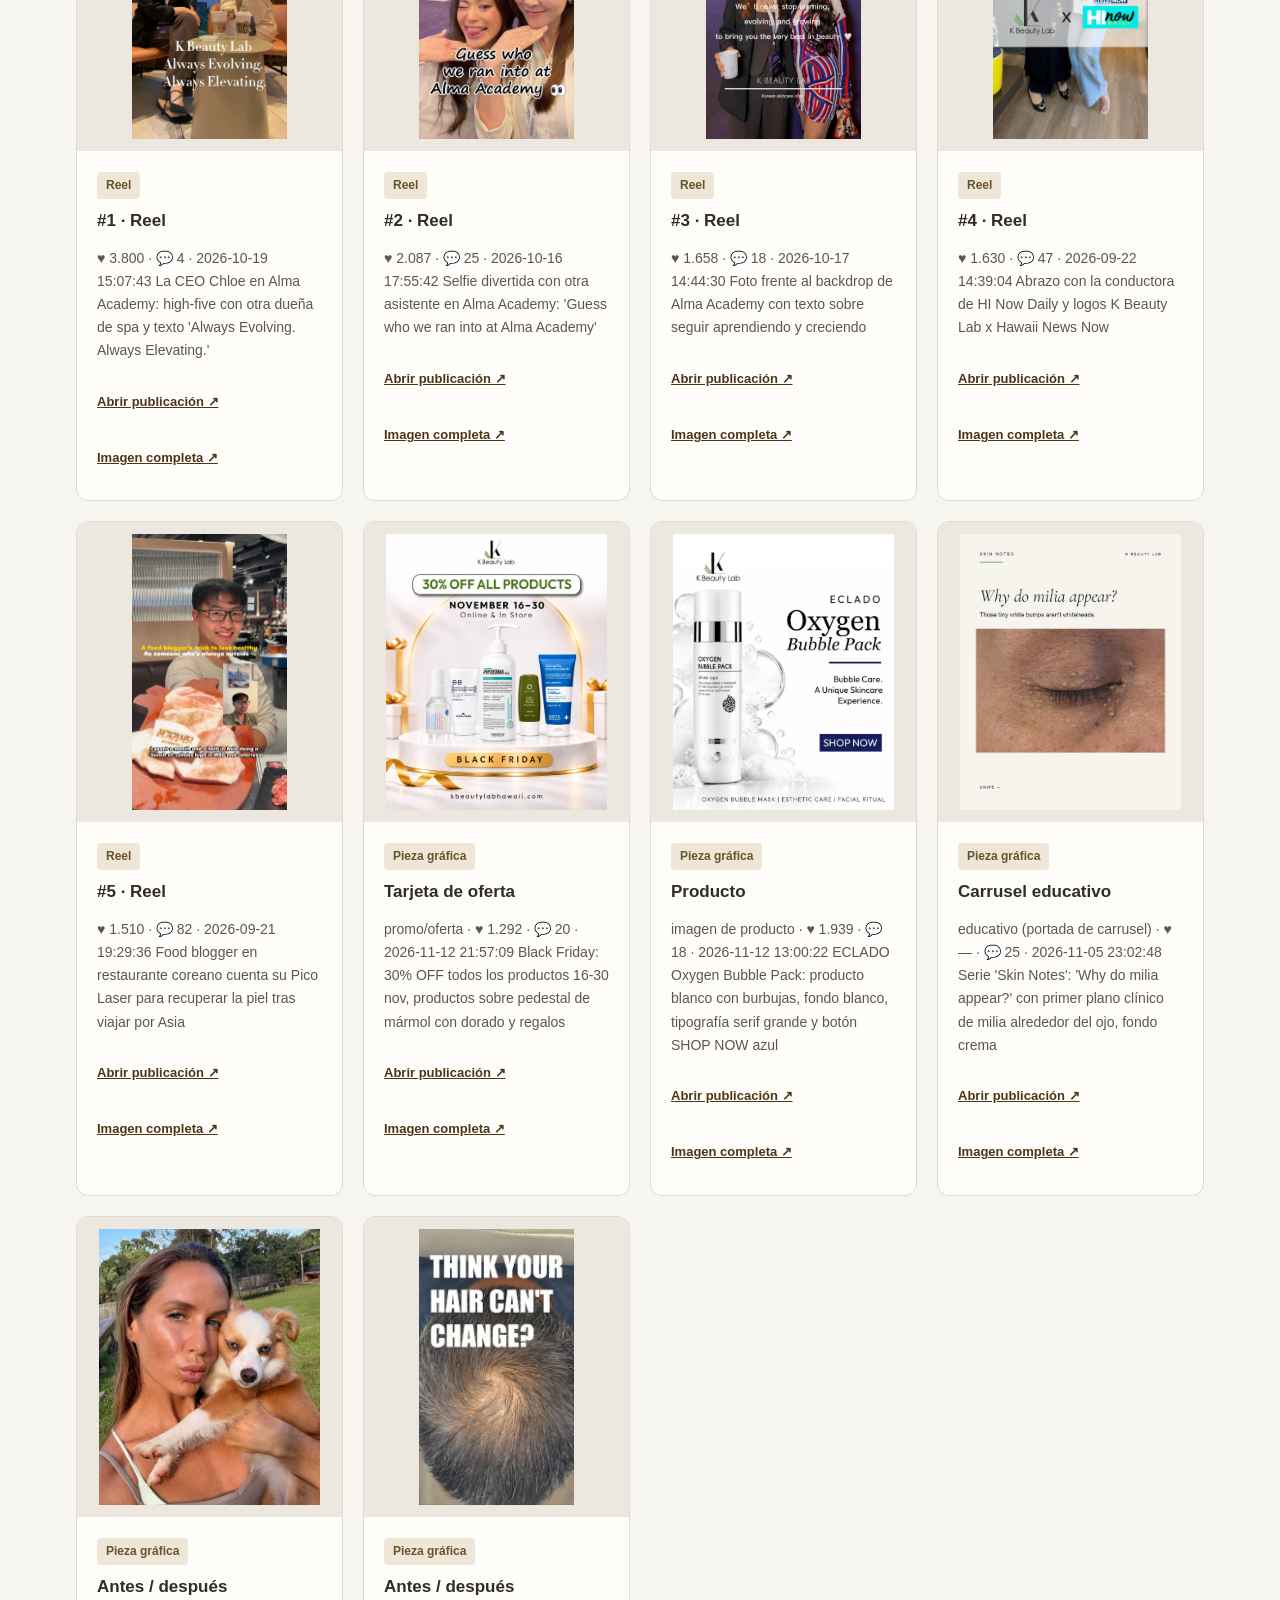
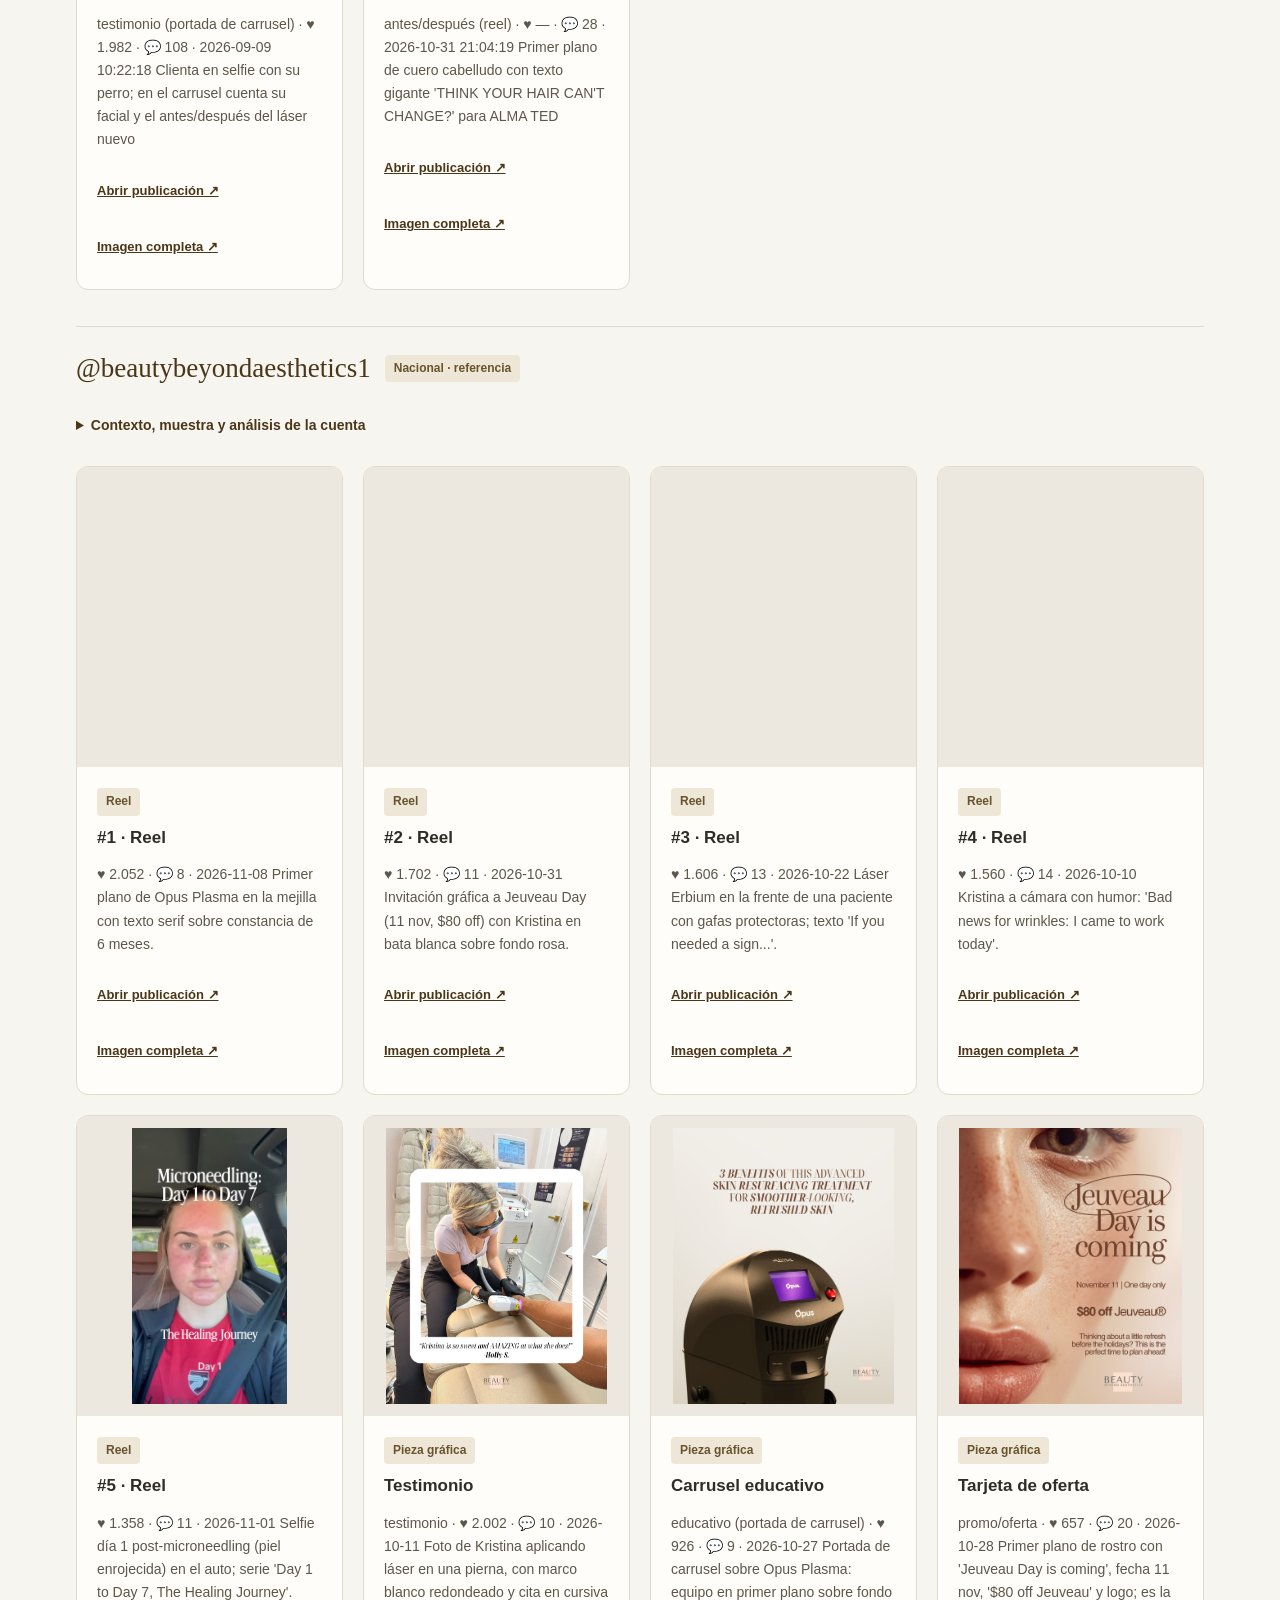
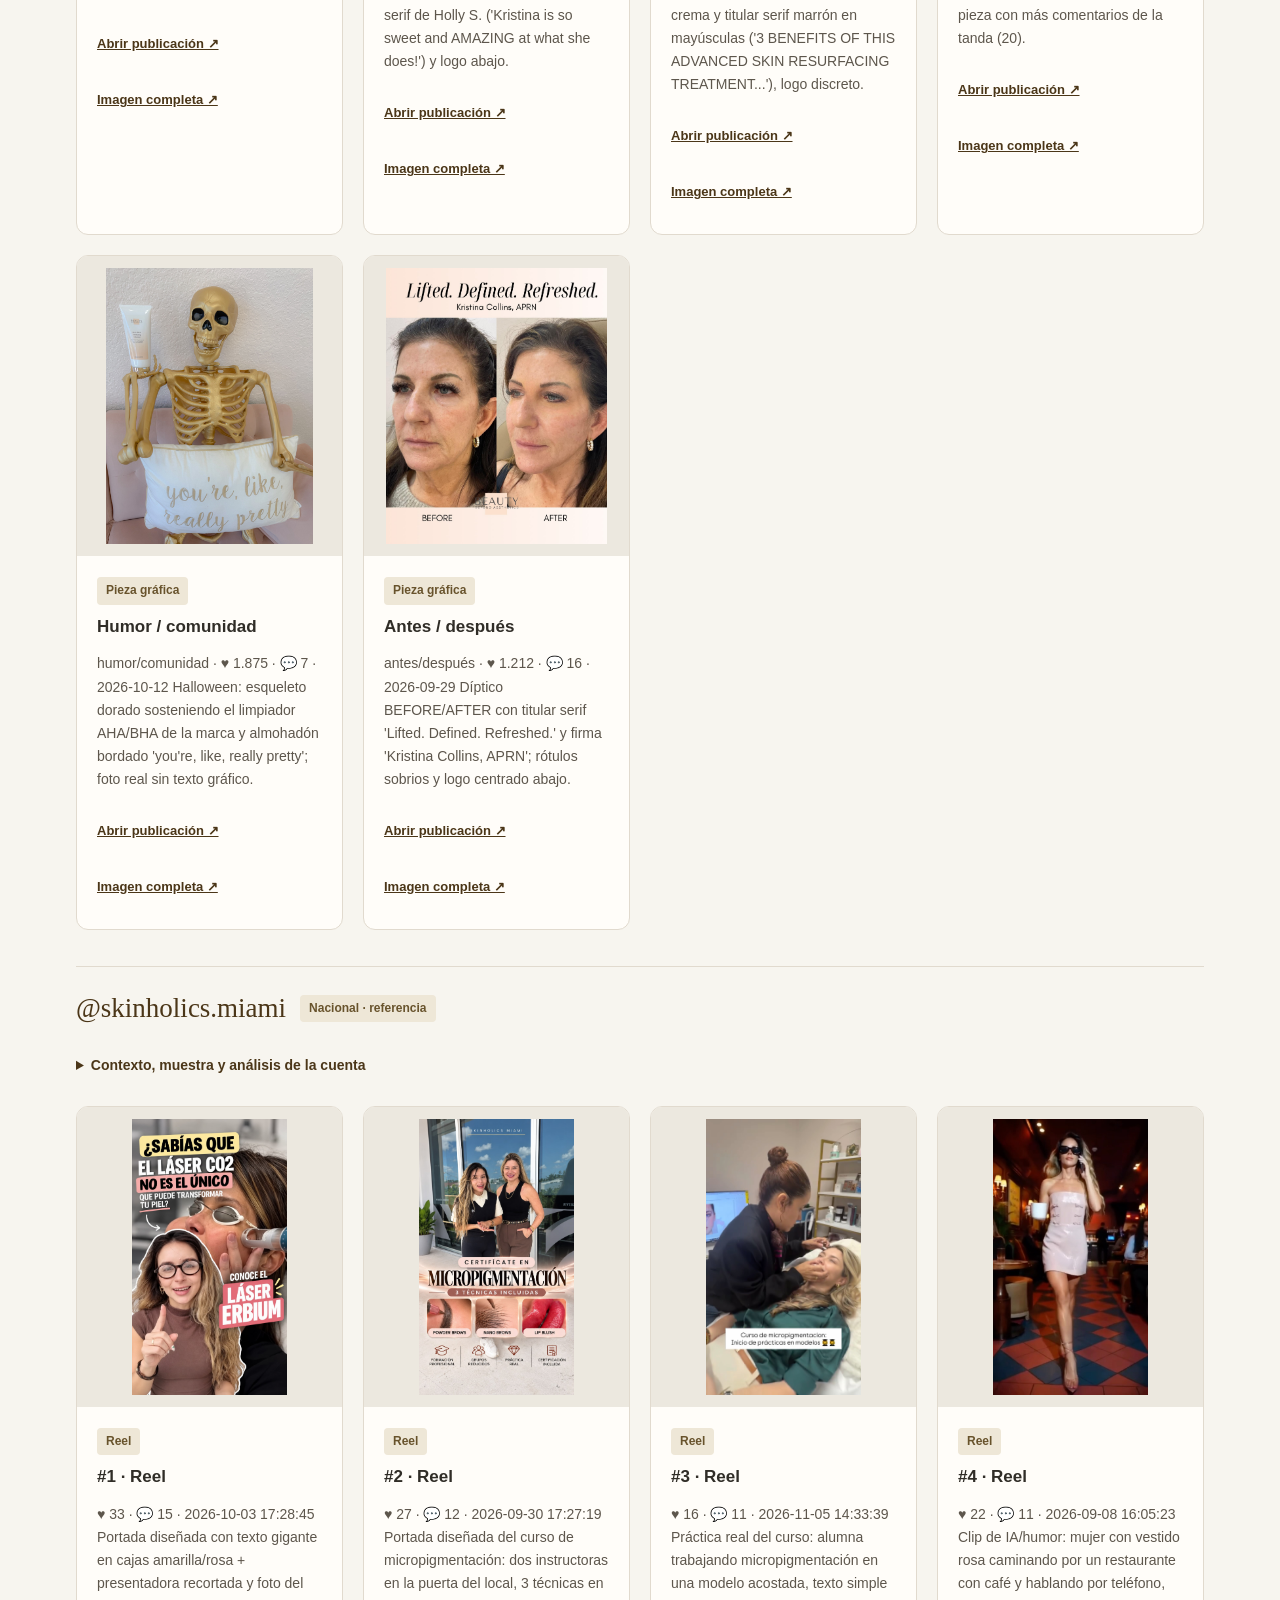
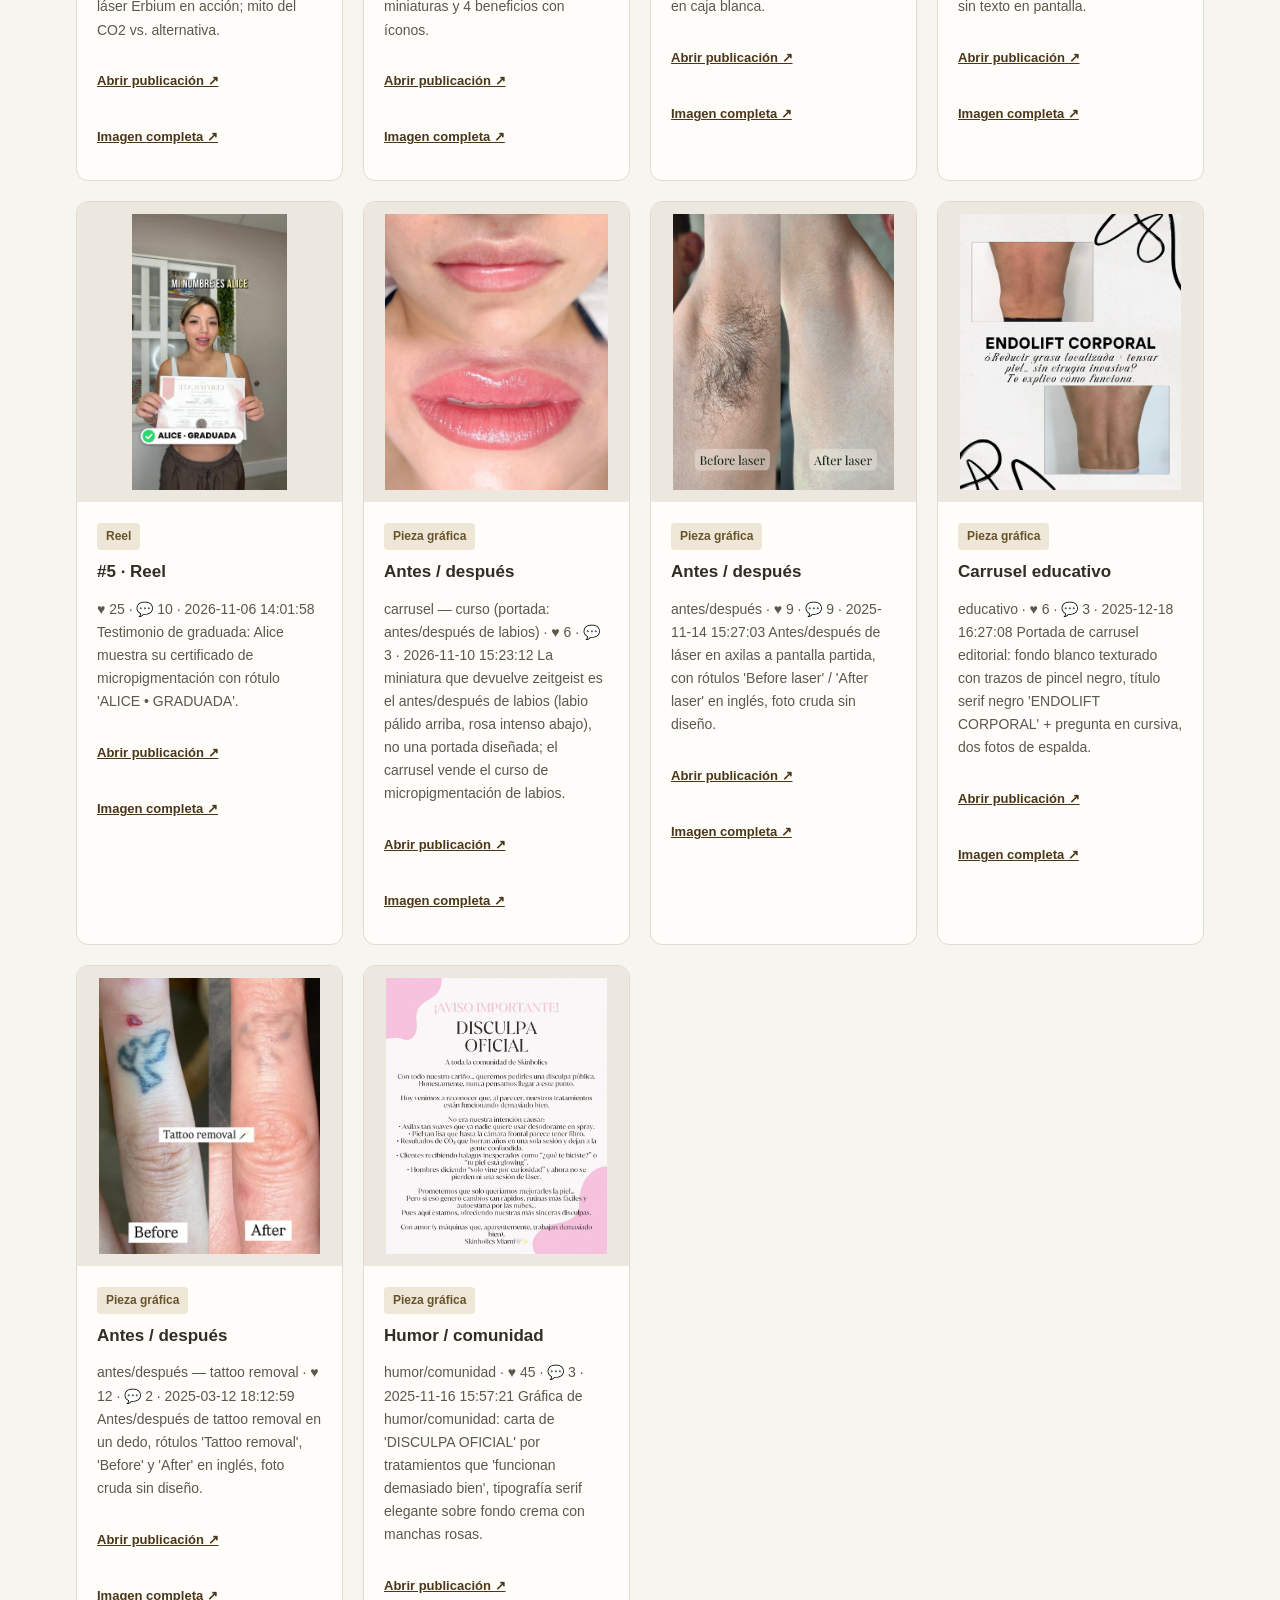
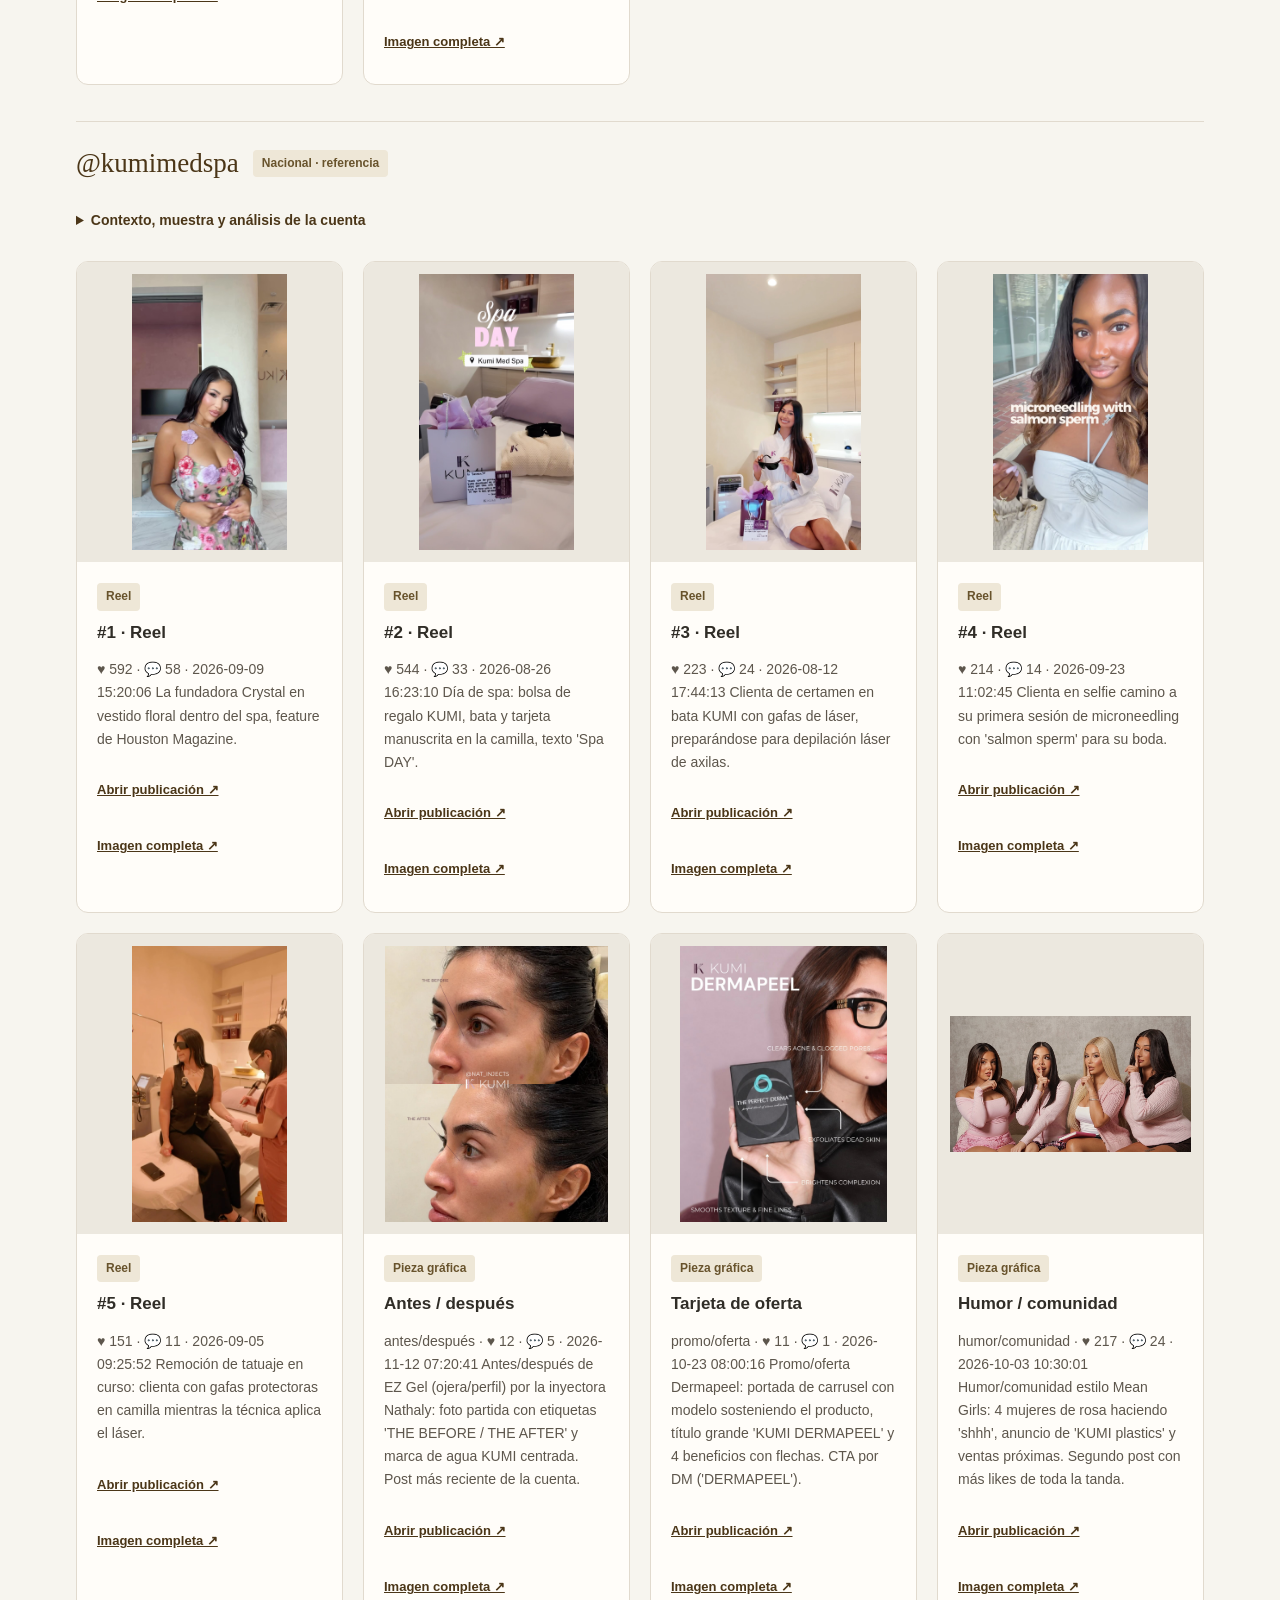
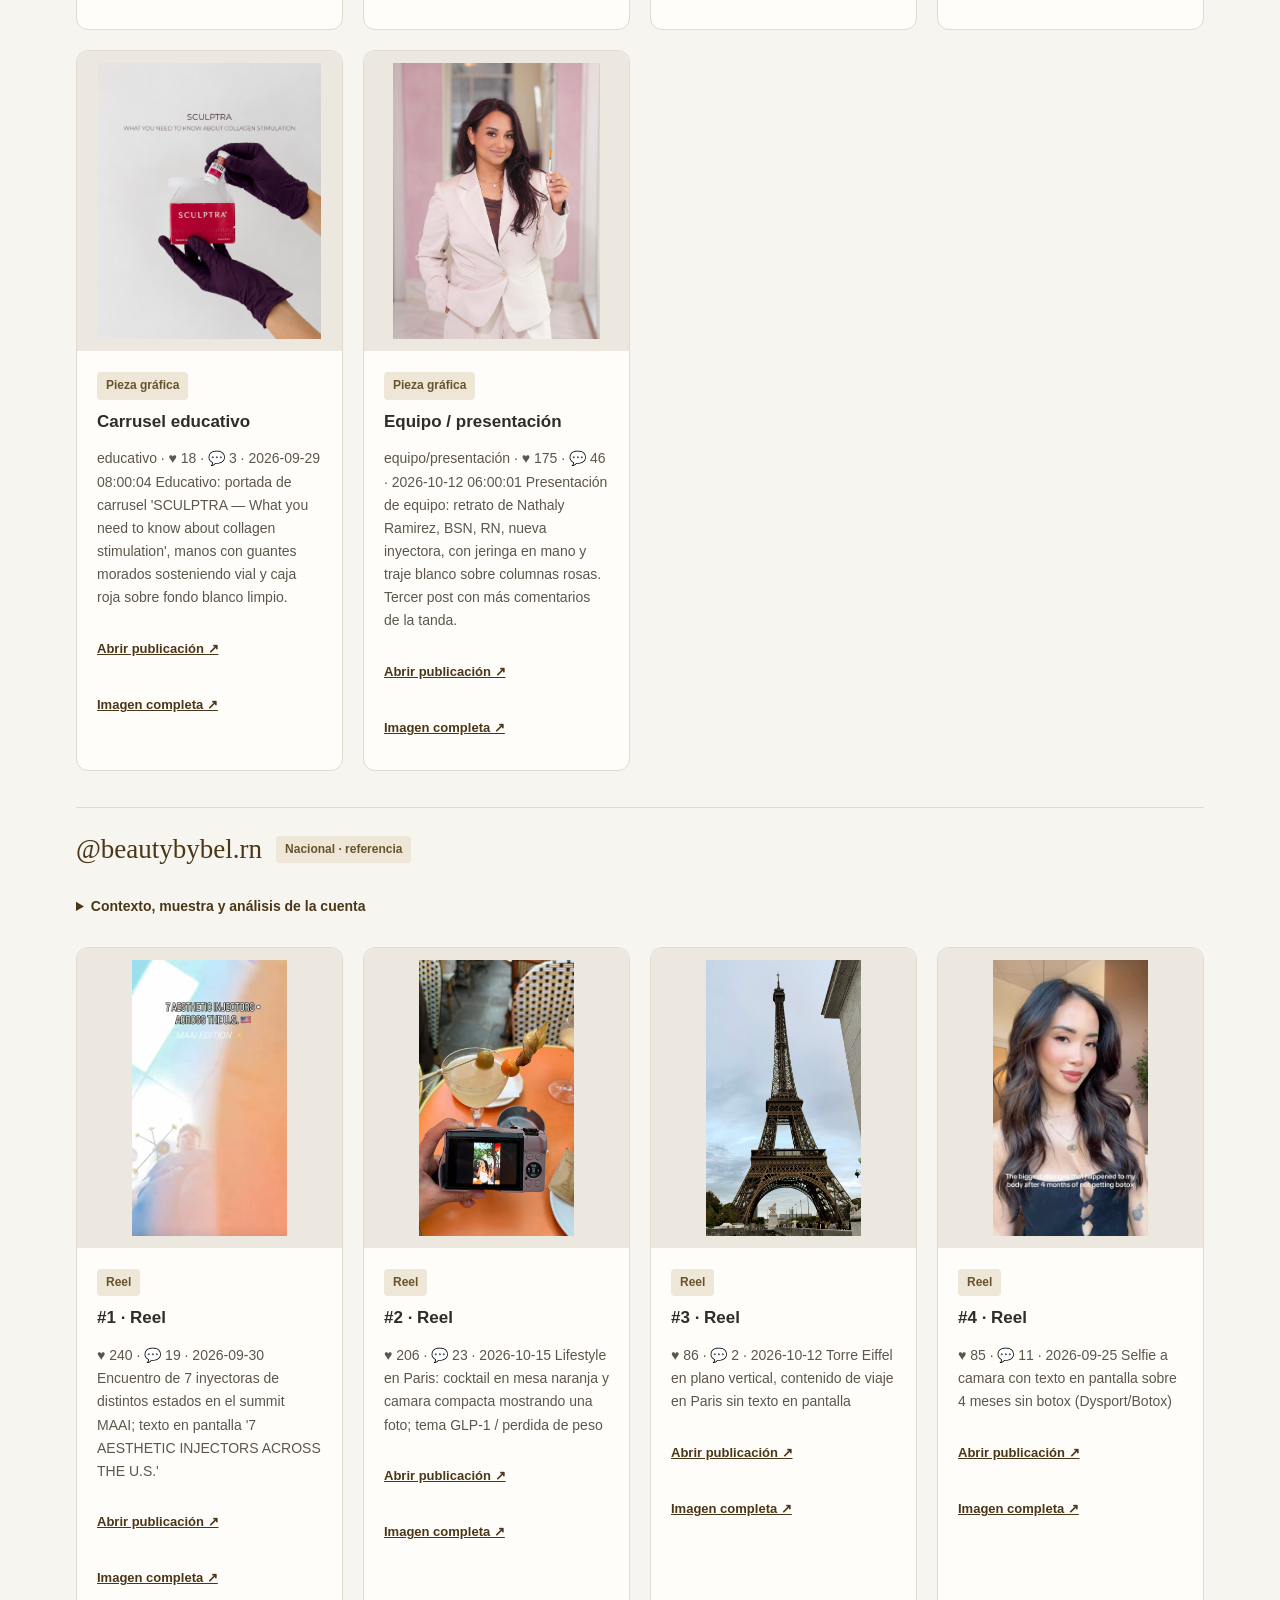
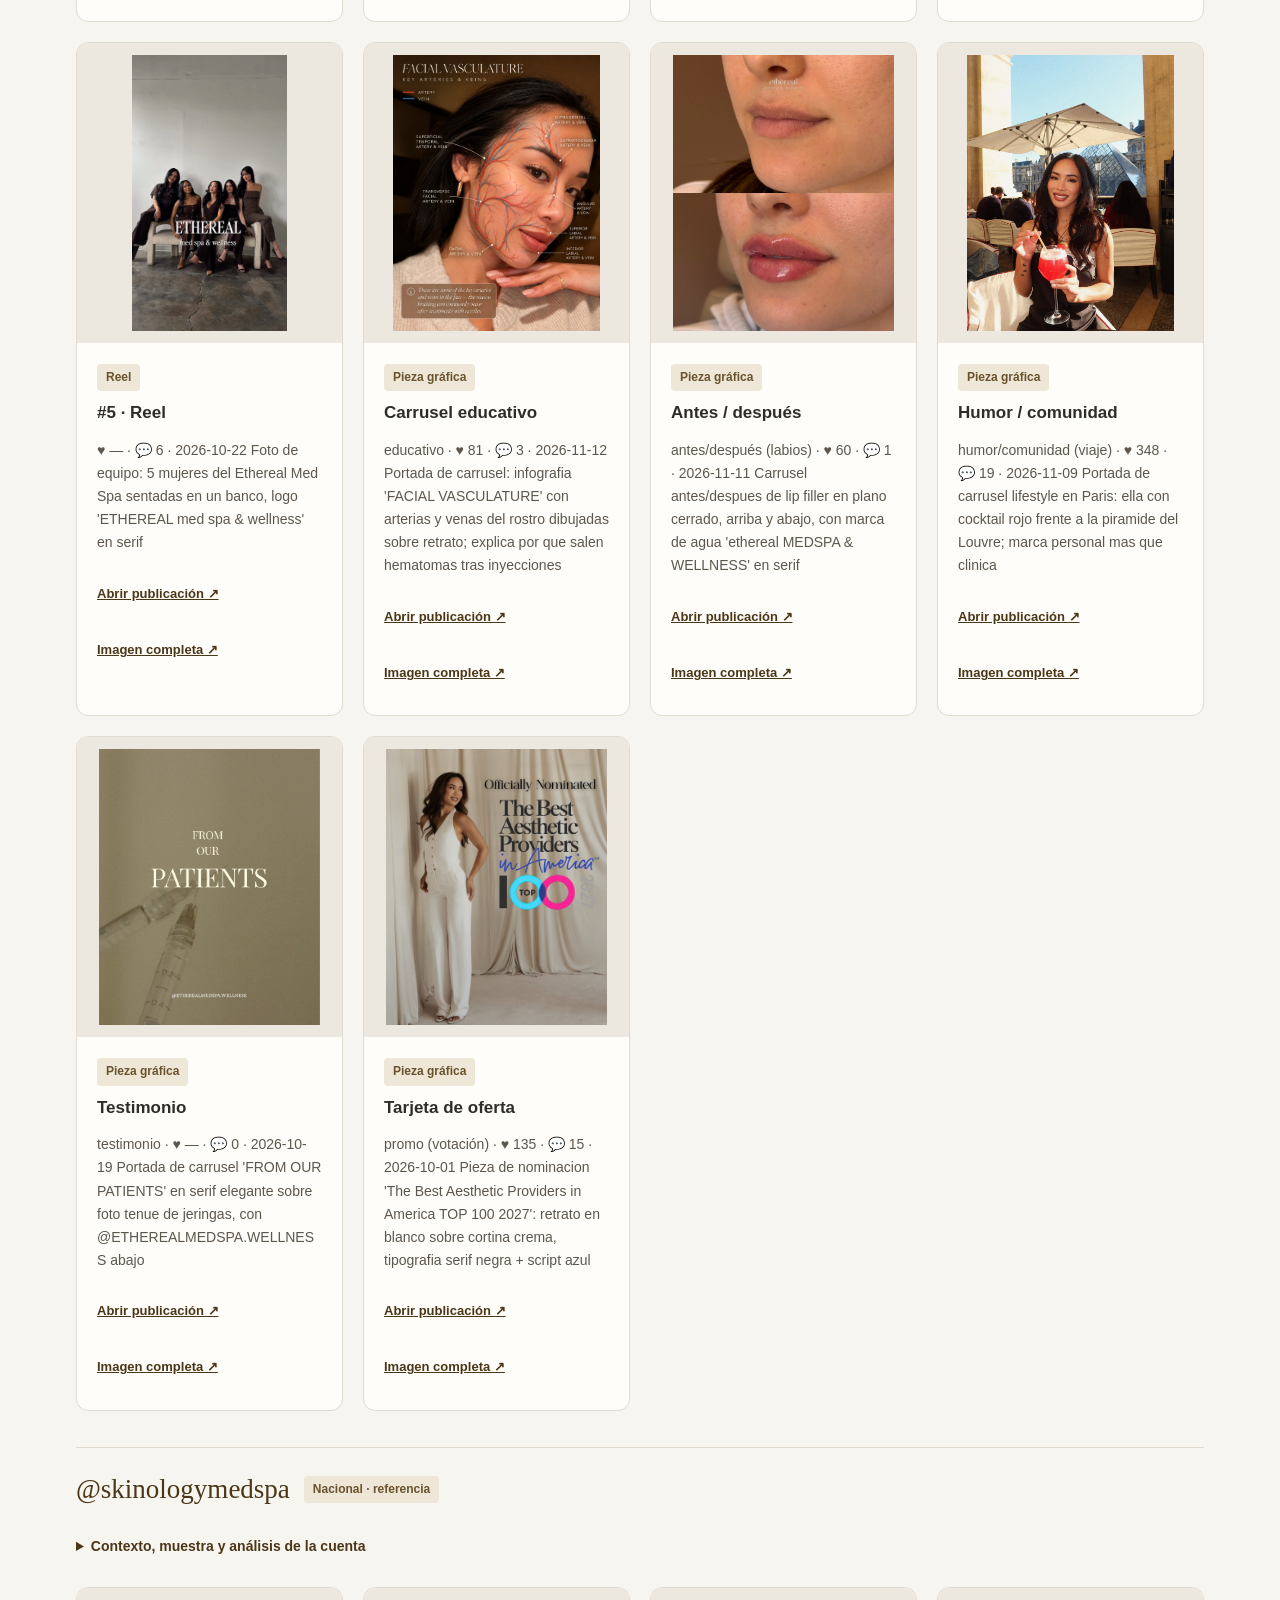
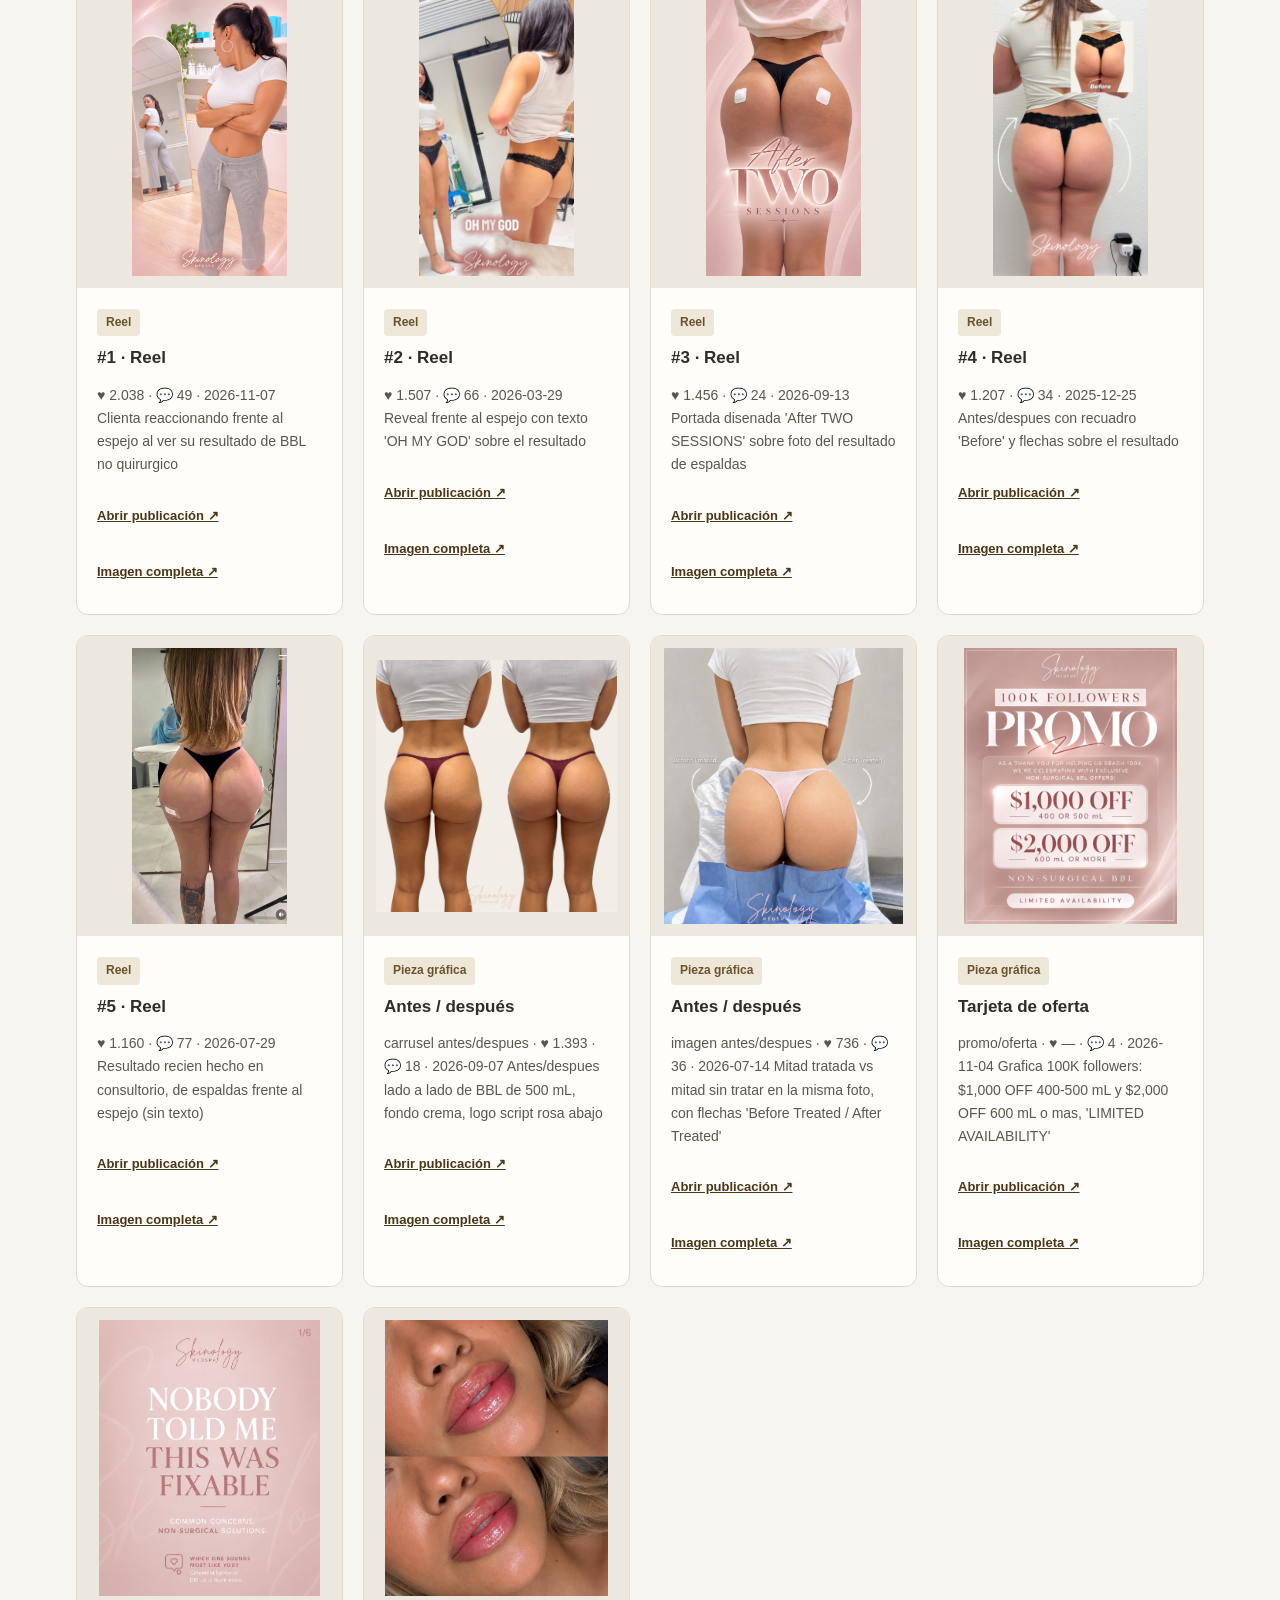
<file: inspiracion.html>
<!doctype html><html lang="es"><head><meta charset="utf-8"><meta name="viewport" content="width=device-width,initial-scale=1"><title>Inspiración · MuViProject</title>
<style>
#gate{position:fixed;inset:0;z-index:100;display:flex;align-items:center;justify-content:center;background:linear-gradient(135deg,#1f1f1f 0%,#4b3618 60%,#e3b533 130%);padding:20px}
#gate.hidden{display:none}
.gate-card{background:#fff;border-radius:14px;max-width:420px;width:100%;padding:34px 30px;box-shadow:0 20px 60px rgba(0,0,0,.35);text-align:center}
.gate-card h1{font-family:Georgia,serif;color:#4b3618;font-size:26px;font-weight:400;letter-spacing:1px;margin:6px 0}
.gate-card .sub{color:#606163;font-size:14px;margin:6px 0 22px}
.gate-card label{display:block;text-align:left;font-size:13px;color:#606163;margin:12px 0 4px}
.gate-card input{width:100%;padding:11px 12px;border:1px solid #d8d2c4;border-radius:8px;font-size:15px}
.gate-card input:focus{outline:2px solid #e3b533}
.gate-card button{width:100%;margin-top:16px;padding:12px;background:#4b3618;color:#fff;border:0;border-radius:8px;font-size:15px;cursor:pointer}
.gate-card button:hover{background:#606163}
#gate-err{color:#b3261e;font-size:13px;min-height:18px;margin-top:10px}
.gate-note{font-size:12px;color:#999;margin-top:16px}
</style>
<link rel="stylesheet" href="portal.css"></head>
      <body><a class="skip" href="#contenido">Saltar al contenido</a>
<!-- ============================================================
     ACCESO (cortina visual, no seguridad real: sitio estático,
     cualquiera que lea el código puede ver la clave).
     Clave: MuViProject2026. Email: musadaniel@gmail.com o @muviproject.com
     ============================================================ -->
<script>
var PORTAL_PASSWORD = "MuViProject2026";
</script>
<div id="gate">
  <div class="gate-card">
    <div style="color:#e3b533;font-size:15px;letter-spacing:2px">MuViProject</div>
    <h1>Portal interno</h1>
    <div class="sub">Conocimiento de la empresa, por cliente. Solo MuViProject.</div>
    <form id="gate-form">
      <label for="gate-email">Email</label>
      <input id="gate-email" type="email" placeholder="musadaniel@gmail.com" autocomplete="username" required>
      <label for="gate-pass">Contraseña</label>
      <input id="gate-pass" type="password" placeholder="Contraseña" autocomplete="current-password" required>
      <div id="gate-err"></div>
      <button type="submit">Entrar al portal</button>
    </form>
    <div class="gate-note">Si no entrás, escribime por WhatsApp al (845) 699-6606.</div>
  </div>
</div>
<script>
(function(){
  var gate = document.getElementById('gate');
  try { if (sessionStorage.getItem('muviproject_interno_auth') === '1') { gate.classList.add('hidden'); } } catch(e){}
  document.getElementById('gate-form').addEventListener('submit', function(ev){
    ev.preventDefault();
    var email = document.getElementById('gate-email').value.trim().toLowerCase();
    var pass = document.getElementById('gate-pass').value;
    var err = document.getElementById('gate-err');
    var okEmail = (email === 'musadaniel@gmail.com') || email.endsWith('@muviproject.com');
    if (!okEmail) {
      err.textContent = 'Usá tu email de MuViProject (musadaniel@gmail.com o @muviproject.com).';
      return;
    }
    if (pass !== PORTAL_PASSWORD) {
      err.textContent = 'Contraseña incorrecta. Revisala e intentá de nuevo.';
      return;
    }
    try { sessionStorage.setItem('muviproject_interno_auth', '1'); } catch(e){}
    gate.classList.add('hidden');
    window.scrollTo(0, 0);
  });
})();
</script>

      <header class="masthead"><div class="wrap"><a class="wordmark" href="index.html">MuVi<span>Project</span></a><span class="internal-label">Portal interno · Med Aesthetics Miami</span></div></header>
      <nav class="nav" aria-label="Navegación principal"><div class="wrap"><a href="index.html">Conocimiento</a><a href="inspiracion.html" aria-current="page">Biblioteca</a></div></nav>
      <main id="contenido" class="wrap"><nav class="library-tabs" aria-label="Secciones de la biblioteca">
      <a class="button" href="inspiracion.html" aria-current="page">Inspiración</a>
      <a class="button" href="https://muviproject-guiones-med-aesthetics.elinava80.chatgpt.site">Guiones</a>
      </nav><div class="heading"><p class="eyebrow">Biblioteca de referencias</p><h1>Ideas que vale la pena estudiar.</h1><p>Reels, formatos y conceptos para adaptar a Med Aesthetics Miami. Las referencias nacionales aparecen primero.</p></div>
      <details class="method"><summary>Qué incluye esta captura · 14 nov 2026</summary><p>15 cuentas, 75 reels seleccionados y 74 piezas distintas. Los reels se ordenaron principalmente por likes dentro de la muestra de cada cuenta, no por reproducciones ni por todo el histórico. Algunas cuentas se ordenaron por comentarios. Las muestras tienen fechas y tamaños diferentes.</p><p>Las descripciones e imágenes son las archivadas: no equivalen a una revisión completa del video. De los carruseles solo se capturó la portada. «—» significa dato no disponible, nunca cero.</p></details>
      <form class="filters" role="search" onsubmit="return false">
      <label class="search">Buscar referencia<input id="query" type="search" placeholder="Morpheus8, humor, testimonio…"></label>
      <label>Grupo<select id="group"><option value="national">Referencias nacionales</option><option value="miami">Contexto de Miami</option><option value="all">Todas las cuentas</option></select></label>
      <label>Formato<select id="format"><option value="all">Todos los formatos</option><option>Reel</option><option>Pieza gráfica</option></select></label>
      <label>Tipo de pieza<select id="type"><option value="all">Todos los tipos</option><option>Antes / después</option><option>Black Friday</option><option>Carrusel de tecnología</option><option>Carrusel educativo</option><option>Credencial</option><option>Equipo / presentación</option><option>Humor / comunidad</option><option>Imagen suelta / editorial</option><option>Membresía</option><option>Portada de carrusel</option><option>Producto</option><option>Reel a cámara</option><option>Tarjeta de oferta</option><option>Testimonio</option></select></label><button class="button" id="reset" type="reset">Restablecer</button></form><p id="result-count" class="meta" role="status" aria-live="polite">15 cuentas · 149 referencias archivadas</p><p id="no-results" class="notice" hidden>No hay coincidencias. Prueba otro término o restablece los filtros.</p><section class="account" id="c-skinconserv" data-group="national"><div class="account-heading"><h2>@skinconserv</h2><span class="tag">Nacional · referencia</span></div><details class="method"><summary>Contexto, muestra y análisis de la cuenta</summary><p>16.522 seguidores · instagram.com/skinconserv Ranking: comments · muestra: top 5 reels de los 25 posteos mas recientes por fecha (2026-09-21 a 2026-11-13); la llamada devolvio 55 posteos (25 POST + 30 REEL)</p><p>Paleta de lujo discreto: negro, marmol gris oscuro, dorado, beige/crema y madera clara; mucho blanco en la ropa y las paredes. Tipografia: serif elegante en mayusculas para titulos + script cursiva dorada para &#x27;by Yve&#x27; y las frases; el logo &#x27;SKIN CONSERV by Yve&#x27; va como marca de agua en casi todas las piezas. Formatos: reels verticales con texto superpuesto abajo; carruseles de reviews con texto largo sobre foto oscurecida; antes/despues en perfil con lista tecnica al costado. La fundadora Yve es la cara constante: bata blanca, charlas a camara, recorridos del espacio; tono calido, en primera persona, firma &#x27;-xx, Yve&#x27;. Lo distinto: posicionamiento de longevidad y medicina funcional (edad biologica, GLP-1, InBody) mas que estetica pura; y mucho contenido de comunidad local (Park City, Vision 2050, camara de comercio). Engagement bajo en likes (12-113 segun zeitgeist) pero los reels de hitos (apertura, edad biologica) concentran los comentarios (70 y 23).</p><p class="meta">Faltante: likes en instagram-cli: null en los 50 posteos recientes (solo 5 posteos viejos de 2025 los traian); los valores de likes en datos.json son like_count de hatch-zeitgeist.; Vistas de los reels no disponibles en ninguna de las dos fuentes.; No se capturo pieza de promo/oferta ni de humor: en los 25 posteos mas recientes no aparecio ninguna oferta ni pieza humoristica.; La llamada de posteos devolvio 55 registros en vez de 25 (parece aplicar el limite por tipo: 25 POST + 30 REEL); el top 5 se saco de los 25 mas recientes por fecha.</p></details><div class="reference-grid"><article class="reference" data-format="Reel" data-types="">
              <a class="reference-image" href="inspiracion/skinconserv/reel-1.jpg" target="_blank" rel="noopener" aria-label="Ver imagen completa de @skinconserv: #1 · Reel"><img loading="lazy" src="inspiracion/skinconserv/reel-1.jpg" alt="Captura de referencia de @skinconserv: #1 · Reel"></a>
              <div class="reference-body"><span class="tag">Reel</span><h3>#1 · Reel</h3><p>♥ — · 💬 70 · 2026-10-16 08:35:23 Fachada del flagship de Park City con el texto &#x27;The ribbon is cut. The journey begins.&#x27;; reel de la gran apertura.</p>
              <div class="reference-actions"><a href="https://www.instagram.com/reel/Dej3YBZBpLt/" target="_blank" rel="noopener">Abrir publicación ↗</a><a href="inspiracion/skinconserv/reel-1.jpg" target="_blank" rel="noopener">Imagen completa ↗</a></div></div></article><article class="reference" data-format="Reel" data-types="">
              <a class="reference-image" href="inspiracion/skinconserv/reel-2.jpg" target="_blank" rel="noopener" aria-label="Ver imagen completa de @skinconserv: #2 · Reel"><img loading="lazy" src="inspiracion/skinconserv/reel-2.jpg" alt="Captura de referencia de @skinconserv: #2 · Reel"></a>
              <div class="reference-body"><span class="tag">Reel</span><h3>#2 · Reel</h3><p>♥ 39 · 💬 23 · 2026-11-06 09:23:20 Yve y una amiga charlando con cafes en el lounge de la clinica; revela su edad biologica: 35.1.</p>
              <div class="reference-actions"><a href="https://www.instagram.com/reel/DfaISOYBOZ1/" target="_blank" rel="noopener">Abrir publicación ↗</a><a href="inspiracion/skinconserv/reel-2.jpg" target="_blank" rel="noopener">Imagen completa ↗</a></div></div></article><article class="reference" data-format="Reel" data-types="">
              <a class="reference-image" href="inspiracion/skinconserv/reel-3.jpg" target="_blank" rel="noopener" aria-label="Ver imagen completa de @skinconserv: #3 · Reel"><img loading="lazy" src="inspiracion/skinconserv/reel-3.jpg" alt="Captura de referencia de @skinconserv: #3 · Reel"></a>
              <div class="reference-body"><span class="tag">Reel</span><h3>#3 · Reel</h3><p>♥ 47 · 💬 11 · 2026-11-11 09:16:20 Yve en bata blanca junto al logo de Vision 2050 Park City; apoyo al evento de longevidad y comunidad.</p>
              <div class="reference-actions"><a href="https://www.instagram.com/reel/Dfm_UZ9hG44/" target="_blank" rel="noopener">Abrir publicación ↗</a><a href="inspiracion/skinconserv/reel-3.jpg" target="_blank" rel="noopener">Imagen completa ↗</a></div></div></article><article class="reference" data-format="Reel" data-types="">
              <a class="reference-image" href="inspiracion/skinconserv/reel-4.jpg" target="_blank" rel="noopener" aria-label="Ver imagen completa de @skinconserv: #4 · Reel"><img loading="lazy" src="inspiracion/skinconserv/reel-4.jpg" alt="Captura de referencia de @skinconserv: #4 · Reel"></a>
              <div class="reference-body"><span class="tag">Reel</span><h3>#4 · Reel</h3><p>♥ 21 · 💬 11 · 2026-09-25 08:42:14 Recorrido del consultorio: sillon de tratamiento negro y sala privada; texto &#x27;A space just for you&#x27;.</p>
              <div class="reference-actions"><a href="https://www.instagram.com/reel/Ddtzij7hSjf/" target="_blank" rel="noopener">Abrir publicación ↗</a><a href="inspiracion/skinconserv/reel-4.jpg" target="_blank" rel="noopener">Imagen completa ↗</a></div></div></article><article class="reference" data-format="Reel" data-types="">
              <a class="reference-image" href="inspiracion/skinconserv/reel-5.jpg" target="_blank" rel="noopener" aria-label="Ver imagen completa de @skinconserv: #5 · Reel"><img loading="lazy" src="inspiracion/skinconserv/reel-5.jpg" alt="Captura de referencia de @skinconserv: #5 · Reel"></a>
              <div class="reference-body"><span class="tag">Reel</span><h3>#5 · Reel</h3><p>♥ 12 · 💬 10 · 2026-11-09 08:49:58 Primer plano de una paciente recibiendo el tratamiento AuraLux 3D Miracle Renew Glide en el rostro.</p>
              <div class="reference-actions"><a href="https://www.instagram.com/reel/Dfhy4Pqh74Y/" target="_blank" rel="noopener">Abrir publicación ↗</a><a href="inspiracion/skinconserv/reel-5.jpg" target="_blank" rel="noopener">Imagen completa ↗</a></div></div></article><article class="reference" data-format="Pieza gráfica" data-types="Testimonio">
              <a class="reference-image" href="inspiracion/skinconserv/pieza-1.jpg" target="_blank" rel="noopener" aria-label="Ver imagen completa de @skinconserv: Testimonio"><img loading="lazy" src="inspiracion/skinconserv/pieza-1.jpg" alt="Captura de referencia de @skinconserv: Testimonio"></a>
              <div class="reference-body"><span class="tag">Pieza gráfica</span><h3>Testimonio</h3><p>testimonio · ♥ 13 · 💬 4 · 2026-10-30 07:37:48 Portada de carrusel con la review larga del esposo de una paciente (Jaime T.); serif dorado sobre foto oscurecida y servicios listados al pie (Sculptra, HydraFacial, BOTOX).</p>
              <div class="reference-actions"><a href="https://www.instagram.com/p/DfH0GA_m-4w/" target="_blank" rel="noopener">Abrir publicación ↗</a><a href="inspiracion/skinconserv/pieza-1.jpg" target="_blank" rel="noopener">Imagen completa ↗</a></div></div></article><article class="reference" data-format="Pieza gráfica" data-types="Imagen suelta / editorial">
              <a class="reference-image" href="inspiracion/skinconserv/pieza-2.jpg" target="_blank" rel="noopener" aria-label="Ver imagen completa de @skinconserv: Imagen suelta / editorial"><img loading="lazy" src="inspiracion/skinconserv/pieza-2.jpg" alt="Captura de referencia de @skinconserv: Imagen suelta / editorial"></a>
              <div class="reference-body"><span class="tag">Pieza gráfica</span><h3>Imagen suelta / editorial</h3><p>imagen suelta / personal · ♥ 90 · 💬 23 · 2026-10-09 10:34:51 Yve de cuerpo entero en traje blanco dentro de la clinica; frase en script dorado &#x27;Nothing to prove. Everything to celebrate.&#x27;</p>
              <div class="reference-actions"><a href="https://www.instagram.com/p/DeSDjHCB9_S/" target="_blank" rel="noopener">Abrir publicación ↗</a><a href="inspiracion/skinconserv/pieza-2.jpg" target="_blank" rel="noopener">Imagen completa ↗</a></div></div></article><article class="reference" data-format="Pieza gráfica" data-types="Antes / después">
              <a class="reference-image" href="inspiracion/skinconserv/pieza-3.jpg" target="_blank" rel="noopener" aria-label="Ver imagen completa de @skinconserv: Antes / después"><img loading="lazy" src="inspiracion/skinconserv/pieza-3.jpg" alt="Captura de referencia de @skinconserv: Antes / después"></a>
              <div class="reference-body"><span class="tag">Pieza gráfica</span><h3>Antes / después</h3><p>antes/después · ♥ 35 · 💬 4 · 2026-05-05 08:14:53 Doble perfil antes/despues de una paciente con la lista tecnica de la tecnica Aesthetic Architect (soporte cigomatico, colageno, HA).</p>
              <div class="reference-actions"><a href="https://www.instagram.com/p/DX9iqB9BUWU/" target="_blank" rel="noopener">Abrir publicación ↗</a><a href="inspiracion/skinconserv/pieza-3.jpg" target="_blank" rel="noopener">Imagen completa ↗</a></div></div></article><article class="reference" data-format="Pieza gráfica" data-types="Carrusel de tecnología">
              <a class="reference-image" href="inspiracion/skinconserv/pieza-4.jpg" target="_blank" rel="noopener" aria-label="Ver imagen completa de @skinconserv: Carrusel de tecnología"><img loading="lazy" src="inspiracion/skinconserv/pieza-4.jpg" alt="Captura de referencia de @skinconserv: Carrusel de tecnología"></a>
              <div class="reference-body"><span class="tag">Pieza gráfica</span><h3>Carrusel de tecnología</h3><p>educativo / lanzamiento · ♥ 38 · 💬 22 · 2026-07-24 07:45:46 Portada de carrusel: Yve aplicando el laser con gafas protectoras; texto serif dorado &#x27;Meet the next generation of laser technology&#x27; (AuraLux 3D MIRACL).</p>
              <div class="reference-actions"><a href="https://www.instagram.com/p/DbLfGmdFO4I/" target="_blank" rel="noopener">Abrir publicación ↗</a><a href="inspiracion/skinconserv/pieza-4.jpg" target="_blank" rel="noopener">Imagen completa ↗</a></div></div></article></div></section><section class="account" id="c-kbeautylab808" data-group="national"><div class="account-heading"><h2>@kbeautylab808</h2><span class="tag">Nacional · referencia</span></div><details class="method"><summary>Contexto, muestra y análisis de la cuenta</summary><p>62.218 seguidores · instagram.com/kbeautylab808 Ranking: likes · muestra: top 5 de los últimos 25 posteos por fecha (POST+REEL); la llamada devolvió 66 posteos pese al límite 25 y el ranking se hizo sobre los 25 más recientes por created_at</p><p>Paleta: blanco y crema como base, verde oliva/hoja en el logo y acentos, azul marino en botones, dorado en promos; morado de Alma en eventos. Tipografía: serif elegante (estilo Times) para titulares en reels y carruseles educativos; sans bold gigante y en mayúsculas para hooks de antes/después; texto blanco con sombra sobre foto. Formatos que más usa: reels verticales con la CEO Chloe como cara visible (eventos, TV local, testimonios de clientas), carruseles educativos &#x27;Skin Notes&#x27; y fotos de producto limpias sobre blanco. Mucho contenido de autoridad: cobertura de HI Now Daily / Hawaii News Now, Alma Academy y colaboraciones con otras dueñas de spa. Las promos son gráficas de estudio muy pulidas (pedestal de mármol, dorado, regalos); el contenido orgánico es más casero y selfie. Lo distinto: mezcla K-beauty con med spa y head spa, y vende la experiencia con la fundadora como protagonista constante; casi no hay fotos de stock, todo es real. Los carruseles educativos usan mucho aire en blanco, pregunta grande en serif y foto clínica directa sin retoque evidente.</p><p class="meta">Faltante: El reel con 1821 likes (HI Now Daily, https://www.instagram.com/reel/DeC9KwdyHoC/) quedó fuera del top 5: su thumbnail era un clip horizontal de TV con bandas negras arriba y abajo (más de la mitad del cuadro en negro); se reemplazó por el siguiente mejor reel por likes (1510).; Likes en null en muchos posteos (la API no los devolvió): el ranking por likes solo pudo usar los reels con likes legibles; reels con muchos comentarios pero sin likes (p. ej. REEPOT con 58 comentarios, MIRA con 44) quedaron fuera del top 5 aunque podrían rankear alto por comentarios.; No se capturaron vistas de reels: la API no devolvió view counts en esta tanda.; La llamada de posteos devolvió 66 posteos pese al límite 25; el ranking se limitó a los 25 más recientes por fecha.</p></details><div class="reference-grid"><article class="reference" data-format="Reel" data-types="">
              <a class="reference-image" href="inspiracion/kbeautylab808/reel-1.jpg" target="_blank" rel="noopener" aria-label="Ver imagen completa de @kbeautylab808: #1 · Reel"><img loading="lazy" src="inspiracion/kbeautylab808/reel-1.jpg" alt="Captura de referencia de @kbeautylab808: #1 · Reel"></a>
              <div class="reference-body"><span class="tag">Reel</span><h3>#1 · Reel</h3><p>♥ 3.800 · 💬 4 · 2026-10-19 15:07:43 La CEO Chloe en Alma Academy: high-five con otra dueña de spa y texto &#x27;Always Evolving. Always Elevating.&#x27;</p>
              <div class="reference-actions"><a href="https://www.instagram.com/reel/DesSgb7hoXy/" target="_blank" rel="noopener">Abrir publicación ↗</a><a href="inspiracion/kbeautylab808/reel-1.jpg" target="_blank" rel="noopener">Imagen completa ↗</a></div></div></article><article class="reference" data-format="Reel" data-types="Reel a cámara">
              <a class="reference-image" href="inspiracion/kbeautylab808/reel-2.jpg" target="_blank" rel="noopener" aria-label="Ver imagen completa de @kbeautylab808: #2 · Reel"><img loading="lazy" src="inspiracion/kbeautylab808/reel-2.jpg" alt="Captura de referencia de @kbeautylab808: #2 · Reel"></a>
              <div class="reference-body"><span class="tag">Reel</span><h3>#2 · Reel</h3><p>♥ 2.087 · 💬 25 · 2026-10-16 17:55:42 Selfie divertida con otra asistente en Alma Academy: &#x27;Guess who we ran into at Alma Academy&#x27;</p>
              <div class="reference-actions"><a href="https://www.instagram.com/reel/Dek3bKipxxc/" target="_blank" rel="noopener">Abrir publicación ↗</a><a href="inspiracion/kbeautylab808/reel-2.jpg" target="_blank" rel="noopener">Imagen completa ↗</a></div></div></article><article class="reference" data-format="Reel" data-types="">
              <a class="reference-image" href="inspiracion/kbeautylab808/reel-3.jpg" target="_blank" rel="noopener" aria-label="Ver imagen completa de @kbeautylab808: #3 · Reel"><img loading="lazy" src="inspiracion/kbeautylab808/reel-3.jpg" alt="Captura de referencia de @kbeautylab808: #3 · Reel"></a>
              <div class="reference-body"><span class="tag">Reel</span><h3>#3 · Reel</h3><p>♥ 1.658 · 💬 18 · 2026-10-17 14:44:30 Foto frente al backdrop de Alma Academy con texto sobre seguir aprendiendo y creciendo</p>
              <div class="reference-actions"><a href="https://www.instagram.com/reel/DenGY0eBbMr/" target="_blank" rel="noopener">Abrir publicación ↗</a><a href="inspiracion/kbeautylab808/reel-3.jpg" target="_blank" rel="noopener">Imagen completa ↗</a></div></div></article><article class="reference" data-format="Reel" data-types="">
              <a class="reference-image" href="inspiracion/kbeautylab808/reel-4.jpg" target="_blank" rel="noopener" aria-label="Ver imagen completa de @kbeautylab808: #4 · Reel"><img loading="lazy" src="inspiracion/kbeautylab808/reel-4.jpg" alt="Captura de referencia de @kbeautylab808: #4 · Reel"></a>
              <div class="reference-body"><span class="tag">Reel</span><h3>#4 · Reel</h3><p>♥ 1.630 · 💬 47 · 2026-09-22 14:39:04 Abrazo con la conductora de HI Now Daily y logos K Beauty Lab x Hawaii News Now</p>
              <div class="reference-actions"><a href="https://www.instagram.com/reel/Ddmtz1Iyahc/" target="_blank" rel="noopener">Abrir publicación ↗</a><a href="inspiracion/kbeautylab808/reel-4.jpg" target="_blank" rel="noopener">Imagen completa ↗</a></div></div></article><article class="reference" data-format="Reel" data-types="">
              <a class="reference-image" href="inspiracion/kbeautylab808/reel-5.jpg" target="_blank" rel="noopener" aria-label="Ver imagen completa de @kbeautylab808: #5 · Reel"><img loading="lazy" src="inspiracion/kbeautylab808/reel-5.jpg" alt="Captura de referencia de @kbeautylab808: #5 · Reel"></a>
              <div class="reference-body"><span class="tag">Reel</span><h3>#5 · Reel</h3><p>♥ 1.510 · 💬 82 · 2026-09-21 19:29:36 Food blogger en restaurante coreano cuenta su Pico Laser para recuperar la piel tras viajar por Asia</p>
              <div class="reference-actions"><a href="https://www.instagram.com/reel/DdkqAOqKu9D/" target="_blank" rel="noopener">Abrir publicación ↗</a><a href="inspiracion/kbeautylab808/reel-5.jpg" target="_blank" rel="noopener">Imagen completa ↗</a></div></div></article><article class="reference" data-format="Pieza gráfica" data-types="Tarjeta de oferta|Black Friday">
              <a class="reference-image" href="inspiracion/kbeautylab808/pieza-1.jpg" target="_blank" rel="noopener" aria-label="Ver imagen completa de @kbeautylab808: Tarjeta de oferta"><img loading="lazy" src="inspiracion/kbeautylab808/pieza-1.jpg" alt="Captura de referencia de @kbeautylab808: Tarjeta de oferta"></a>
              <div class="reference-body"><span class="tag">Pieza gráfica</span><h3>Tarjeta de oferta</h3><p>promo/oferta · ♥ 1.292 · 💬 20 · 2026-11-12 21:57:09 Black Friday: 30% OFF todos los productos 16-30 nov, productos sobre pedestal de mármol con dorado y regalos</p>
              <div class="reference-actions"><a href="https://www.instagram.com/p/Dfq7nyAF2Hy/" target="_blank" rel="noopener">Abrir publicación ↗</a><a href="inspiracion/kbeautylab808/pieza-1.jpg" target="_blank" rel="noopener">Imagen completa ↗</a></div></div></article><article class="reference" data-format="Pieza gráfica" data-types="Producto">
              <a class="reference-image" href="inspiracion/kbeautylab808/pieza-2.jpg" target="_blank" rel="noopener" aria-label="Ver imagen completa de @kbeautylab808: Producto"><img loading="lazy" src="inspiracion/kbeautylab808/pieza-2.jpg" alt="Captura de referencia de @kbeautylab808: Producto"></a>
              <div class="reference-body"><span class="tag">Pieza gráfica</span><h3>Producto</h3><p>imagen de producto · ♥ 1.939 · 💬 18 · 2026-11-12 13:00:22 ECLADO Oxygen Bubble Pack: producto blanco con burbujas, fondo blanco, tipografía serif grande y botón SHOP NOW azul</p>
              <div class="reference-actions"><a href="https://www.instagram.com/p/Dfp-MG5F3P8/" target="_blank" rel="noopener">Abrir publicación ↗</a><a href="inspiracion/kbeautylab808/pieza-2.jpg" target="_blank" rel="noopener">Imagen completa ↗</a></div></div></article><article class="reference" data-format="Pieza gráfica" data-types="Carrusel educativo">
              <a class="reference-image" href="inspiracion/kbeautylab808/pieza-3.jpg" target="_blank" rel="noopener" aria-label="Ver imagen completa de @kbeautylab808: Carrusel educativo"><img loading="lazy" src="inspiracion/kbeautylab808/pieza-3.jpg" alt="Captura de referencia de @kbeautylab808: Carrusel educativo"></a>
              <div class="reference-body"><span class="tag">Pieza gráfica</span><h3>Carrusel educativo</h3><p>educativo (portada de carrusel) · ♥ — · 💬 25 · 2026-11-05 23:02:48 Serie &#x27;Skin Notes&#x27;: &#x27;Why do milia appear?&#x27; con primer plano clínico de milia alrededor del ojo, fondo crema</p>
              <div class="reference-actions"><a href="https://www.instagram.com/p/DfZBln0G57G/" target="_blank" rel="noopener">Abrir publicación ↗</a><a href="inspiracion/kbeautylab808/pieza-3.jpg" target="_blank" rel="noopener">Imagen completa ↗</a></div></div></article><article class="reference" data-format="Pieza gráfica" data-types="Antes / después">
              <a class="reference-image" href="inspiracion/kbeautylab808/pieza-4.jpg" target="_blank" rel="noopener" aria-label="Ver imagen completa de @kbeautylab808: Antes / después"><img loading="lazy" src="inspiracion/kbeautylab808/pieza-4.jpg" alt="Captura de referencia de @kbeautylab808: Antes / después"></a>
              <div class="reference-body"><span class="tag">Pieza gráfica</span><h3>Antes / después</h3><p>testimonio (portada de carrusel) · ♥ 1.982 · 💬 108 · 2026-09-09 10:22:18 Clienta en selfie con su perro; en el carrusel cuenta su facial y el antes/después del láser nuevo</p>
              <div class="reference-actions"><a href="https://www.instagram.com/p/DdEyYRdG6iA/" target="_blank" rel="noopener">Abrir publicación ↗</a><a href="inspiracion/kbeautylab808/pieza-4.jpg" target="_blank" rel="noopener">Imagen completa ↗</a></div></div></article><article class="reference" data-format="Pieza gráfica" data-types="Antes / después">
              <a class="reference-image" href="inspiracion/kbeautylab808/pieza-5.jpg" target="_blank" rel="noopener" aria-label="Ver imagen completa de @kbeautylab808: Antes / después"><img loading="lazy" src="inspiracion/kbeautylab808/pieza-5.jpg" alt="Captura de referencia de @kbeautylab808: Antes / después"></a>
              <div class="reference-body"><span class="tag">Pieza gráfica</span><h3>Antes / después</h3><p>antes/después (reel) · ♥ — · 💬 28 · 2026-10-31 21:04:19 Primer plano de cuero cabelludo con texto gigante &#x27;THINK YOUR HAIR CAN&#x27;T CHANGE?&#x27; para ALMA TED</p>
              <div class="reference-actions"><a href="https://www.instagram.com/reel/DfL069rxT7b/" target="_blank" rel="noopener">Abrir publicación ↗</a><a href="inspiracion/kbeautylab808/pieza-5.jpg" target="_blank" rel="noopener">Imagen completa ↗</a></div></div></article></div></section><section class="account" id="c-beautybeyondaesthetics1" data-group="national"><div class="account-heading"><h2>@beautybeyondaesthetics1</h2><span class="tag">Nacional · referencia</span></div><details class="method"><summary>Contexto, muestra y análisis de la cuenta</summary><p>48.540 seguidores · instagram.com/beautybeyondaesthetics1 Ranking: likes · muestra: top 5 reels por likes de los últimos 25 posteos cronológicos (POST+REEL), 8 oct–13 nov 2026; el CLI devolvió 52 posteos pese a --limit 25</p><p>Paleta crema/beige/rosa pálido con texto marrón chocolate; fotos de piel y equipos en tonos naturales, acentos dorados en Halloween y negro en guantes y equipos. Tipografía serif elegante (estilo Didone) dominante en titulares y citas; script cursiva solo para &#x27;Jeuveau Day&#x27;; sans solo en el logo &#x27;BEAUTY BEYOND AESTHETICS&#x27; y en los rótulos BEFORE/AFTER. Reels verticales 9:16 con texto grande centrado sobre el video; estáticas 4:5 con marcos blancos redondeados (testimonio) o titulares a sangre; carruseles educativos con portada tipográfica limpia. La dueña (Kristina Collins, APRN) es la cara constante: a cámara, en bata blanca o tratando; mucho primer plano de procedimientos reales (Opus, Erbium, microneedling). Lo distinto: tono cálido y conversacional con humor (&#x27;Bad news for wrinkles&#x27;, esqueleto dorado), promos atadas a fechas (Jeuveau Day, Halloween, holidays) y antes/después sobrios sin retoque evidente. El logo es pequeño y discreto, nunca protagonista; las promos llevan precio y fecha concretos, y la educación (proceso de microneedling día a día) convive con la venta.</p><p class="meta">Faltante: El CLI devolvió 52 posteos pese a --limit 25; el ranking se hizo sobre los 25 más recientes por fecha (8 oct–13 nov 2026).; No se capturaron vistas de reels: el CLI no devuelve view_count, solo likes y comentarios.; La pieza antes/después (29 sep 2026) quedó fuera de los últimos 25 cronológicos pero dentro de la tanda devuelta; se incluyó por ser el ejemplo explícito de ese tipo.; No se verificaron las diapositivas interiores del carrusel educativo (solo la portada, pieza-2).</p></details><div class="reference-grid"><article class="reference" data-format="Reel" data-types="">
              <a class="reference-image" href="inspiracion/beautybeyondaesthetics1/reel-1.jpg" target="_blank" rel="noopener" aria-label="Ver imagen completa de @beautybeyondaesthetics1: #1 · Reel"><img loading="lazy" src="inspiracion/beautybeyondaesthetics1/reel-1.jpg" alt="Captura de referencia de @beautybeyondaesthetics1: #1 · Reel"></a>
              <div class="reference-body"><span class="tag">Reel</span><h3>#1 · Reel</h3><p>♥ 2.052 · 💬 8 · 2026-11-08 Primer plano de Opus Plasma en la mejilla con texto serif sobre constancia de 6 meses.</p>
              <div class="reference-actions"><a href="https://www.instagram.com/reel/DffvNwoTlkr/" target="_blank" rel="noopener">Abrir publicación ↗</a><a href="inspiracion/beautybeyondaesthetics1/reel-1.jpg" target="_blank" rel="noopener">Imagen completa ↗</a></div></div></article><article class="reference" data-format="Reel" data-types="">
              <a class="reference-image" href="inspiracion/beautybeyondaesthetics1/reel-2.jpg" target="_blank" rel="noopener" aria-label="Ver imagen completa de @beautybeyondaesthetics1: #2 · Reel"><img loading="lazy" src="inspiracion/beautybeyondaesthetics1/reel-2.jpg" alt="Captura de referencia de @beautybeyondaesthetics1: #2 · Reel"></a>
              <div class="reference-body"><span class="tag">Reel</span><h3>#2 · Reel</h3><p>♥ 1.702 · 💬 11 · 2026-10-31 Invitación gráfica a Jeuveau Day (11 nov, $80 off) con Kristina en bata blanca sobre fondo rosa.</p>
              <div class="reference-actions"><a href="https://www.instagram.com/reel/DfLT9sFTEJA/" target="_blank" rel="noopener">Abrir publicación ↗</a><a href="inspiracion/beautybeyondaesthetics1/reel-2.jpg" target="_blank" rel="noopener">Imagen completa ↗</a></div></div></article><article class="reference" data-format="Reel" data-types="">
              <a class="reference-image" href="inspiracion/beautybeyondaesthetics1/reel-3.jpg" target="_blank" rel="noopener" aria-label="Ver imagen completa de @beautybeyondaesthetics1: #3 · Reel"><img loading="lazy" src="inspiracion/beautybeyondaesthetics1/reel-3.jpg" alt="Captura de referencia de @beautybeyondaesthetics1: #3 · Reel"></a>
              <div class="reference-body"><span class="tag">Reel</span><h3>#3 · Reel</h3><p>♥ 1.606 · 💬 13 · 2026-10-22 Láser Erbium en la frente de una paciente con gafas protectoras; texto &#x27;If you needed a sign...&#x27;.</p>
              <div class="reference-actions"><a href="https://www.instagram.com/reel/De0AsO-TSeQ/" target="_blank" rel="noopener">Abrir publicación ↗</a><a href="inspiracion/beautybeyondaesthetics1/reel-3.jpg" target="_blank" rel="noopener">Imagen completa ↗</a></div></div></article><article class="reference" data-format="Reel" data-types="Reel a cámara">
              <a class="reference-image" href="inspiracion/beautybeyondaesthetics1/reel-4.jpg" target="_blank" rel="noopener" aria-label="Ver imagen completa de @beautybeyondaesthetics1: #4 · Reel"><img loading="lazy" src="inspiracion/beautybeyondaesthetics1/reel-4.jpg" alt="Captura de referencia de @beautybeyondaesthetics1: #4 · Reel"></a>
              <div class="reference-body"><span class="tag">Reel</span><h3>#4 · Reel</h3><p>♥ 1.560 · 💬 14 · 2026-10-10 Kristina a cámara con humor: &#x27;Bad news for wrinkles: I came to work today&#x27;.</p>
              <div class="reference-actions"><a href="https://www.instagram.com/reel/DeVXq2Thg28/" target="_blank" rel="noopener">Abrir publicación ↗</a><a href="inspiracion/beautybeyondaesthetics1/reel-4.jpg" target="_blank" rel="noopener">Imagen completa ↗</a></div></div></article><article class="reference" data-format="Reel" data-types="Reel a cámara">
              <a class="reference-image" href="inspiracion/beautybeyondaesthetics1/reel-5.jpg" target="_blank" rel="noopener" aria-label="Ver imagen completa de @beautybeyondaesthetics1: #5 · Reel"><img loading="lazy" src="inspiracion/beautybeyondaesthetics1/reel-5.jpg" alt="Captura de referencia de @beautybeyondaesthetics1: #5 · Reel"></a>
              <div class="reference-body"><span class="tag">Reel</span><h3>#5 · Reel</h3><p>♥ 1.358 · 💬 11 · 2026-11-01 Selfie día 1 post-microneedling (piel enrojecida) en el auto; serie &#x27;Day 1 to Day 7, The Healing Journey&#x27;.</p>
              <div class="reference-actions"><a href="https://www.instagram.com/reel/DfODnEpT2Af/" target="_blank" rel="noopener">Abrir publicación ↗</a><a href="inspiracion/beautybeyondaesthetics1/reel-5.jpg" target="_blank" rel="noopener">Imagen completa ↗</a></div></div></article><article class="reference" data-format="Pieza gráfica" data-types="Testimonio">
              <a class="reference-image" href="inspiracion/beautybeyondaesthetics1/pieza-1.jpg" target="_blank" rel="noopener" aria-label="Ver imagen completa de @beautybeyondaesthetics1: Testimonio"><img loading="lazy" src="inspiracion/beautybeyondaesthetics1/pieza-1.jpg" alt="Captura de referencia de @beautybeyondaesthetics1: Testimonio"></a>
              <div class="reference-body"><span class="tag">Pieza gráfica</span><h3>Testimonio</h3><p>testimonio · ♥ 2.002 · 💬 10 · 2026-10-11 Foto de Kristina aplicando láser en una pierna, con marco blanco redondeado y cita en cursiva serif de Holly S. (&#x27;Kristina is so sweet and AMAZING at what she does!&#x27;) y logo abajo.</p>
              <div class="reference-actions"><a href="https://www.instagram.com/p/DeXoVV7zRqv/" target="_blank" rel="noopener">Abrir publicación ↗</a><a href="inspiracion/beautybeyondaesthetics1/pieza-1.jpg" target="_blank" rel="noopener">Imagen completa ↗</a></div></div></article><article class="reference" data-format="Pieza gráfica" data-types="Carrusel educativo">
              <a class="reference-image" href="inspiracion/beautybeyondaesthetics1/pieza-2.jpg" target="_blank" rel="noopener" aria-label="Ver imagen completa de @beautybeyondaesthetics1: Carrusel educativo"><img loading="lazy" src="inspiracion/beautybeyondaesthetics1/pieza-2.jpg" alt="Captura de referencia de @beautybeyondaesthetics1: Carrusel educativo"></a>
              <div class="reference-body"><span class="tag">Pieza gráfica</span><h3>Carrusel educativo</h3><p>educativo (portada de carrusel) · ♥ 926 · 💬 9 · 2026-10-27 Portada de carrusel sobre Opus Plasma: equipo en primer plano sobre fondo crema y titular serif marrón en mayúsculas (&#x27;3 BENEFITS OF THIS ADVANCED SKIN RESURFACING TREATMENT...&#x27;), logo discreto.</p>
              <div class="reference-actions"><a href="https://www.instagram.com/p/DfBFD47ExS2/" target="_blank" rel="noopener">Abrir publicación ↗</a><a href="inspiracion/beautybeyondaesthetics1/pieza-2.jpg" target="_blank" rel="noopener">Imagen completa ↗</a></div></div></article><article class="reference" data-format="Pieza gráfica" data-types="Tarjeta de oferta">
              <a class="reference-image" href="inspiracion/beautybeyondaesthetics1/pieza-3.jpg" target="_blank" rel="noopener" aria-label="Ver imagen completa de @beautybeyondaesthetics1: Tarjeta de oferta"><img loading="lazy" src="inspiracion/beautybeyondaesthetics1/pieza-3.jpg" alt="Captura de referencia de @beautybeyondaesthetics1: Tarjeta de oferta"></a>
              <div class="reference-body"><span class="tag">Pieza gráfica</span><h3>Tarjeta de oferta</h3><p>promo/oferta · ♥ 657 · 💬 20 · 2026-10-28 Primer plano de rostro con &#x27;Jeuveau Day is coming&#x27;, fecha 11 nov, &#x27;$80 off Jeuveau&#x27; y logo; es la pieza con más comentarios de la tanda (20).</p>
              <div class="reference-actions"><a href="https://www.instagram.com/p/DfDZgQKTfbL/" target="_blank" rel="noopener">Abrir publicación ↗</a><a href="inspiracion/beautybeyondaesthetics1/pieza-3.jpg" target="_blank" rel="noopener">Imagen completa ↗</a></div></div></article><article class="reference" data-format="Pieza gráfica" data-types="Humor / comunidad">
              <a class="reference-image" href="inspiracion/beautybeyondaesthetics1/pieza-4.jpg" target="_blank" rel="noopener" aria-label="Ver imagen completa de @beautybeyondaesthetics1: Humor / comunidad"><img loading="lazy" src="inspiracion/beautybeyondaesthetics1/pieza-4.jpg" alt="Captura de referencia de @beautybeyondaesthetics1: Humor / comunidad"></a>
              <div class="reference-body"><span class="tag">Pieza gráfica</span><h3>Humor / comunidad</h3><p>humor/comunidad · ♥ 1.875 · 💬 7 · 2026-10-12 Halloween: esqueleto dorado sosteniendo el limpiador AHA/BHA de la marca y almohadón bordado &#x27;you&#x27;re, like, really pretty&#x27;; foto real sin texto gráfico.</p>
              <div class="reference-actions"><a href="https://www.instagram.com/p/DeaQ9DVzf1j/" target="_blank" rel="noopener">Abrir publicación ↗</a><a href="inspiracion/beautybeyondaesthetics1/pieza-4.jpg" target="_blank" rel="noopener">Imagen completa ↗</a></div></div></article><article class="reference" data-format="Pieza gráfica" data-types="Antes / después">
              <a class="reference-image" href="inspiracion/beautybeyondaesthetics1/pieza-5.jpg" target="_blank" rel="noopener" aria-label="Ver imagen completa de @beautybeyondaesthetics1: Antes / después"><img loading="lazy" src="inspiracion/beautybeyondaesthetics1/pieza-5.jpg" alt="Captura de referencia de @beautybeyondaesthetics1: Antes / después"></a>
              <div class="reference-body"><span class="tag">Pieza gráfica</span><h3>Antes / después</h3><p>antes/después · ♥ 1.212 · 💬 16 · 2026-09-29 Díptico BEFORE/AFTER con titular serif &#x27;Lifted. Defined. Refreshed.&#x27; y firma &#x27;Kristina Collins, APRN&#x27;; rótulos sobrios y logo centrado abajo.</p>
              <div class="reference-actions"><a href="https://www.instagram.com/p/Dd4tzYqzkKy/" target="_blank" rel="noopener">Abrir publicación ↗</a><a href="inspiracion/beautybeyondaesthetics1/pieza-5.jpg" target="_blank" rel="noopener">Imagen completa ↗</a></div></div></article></div></section><section class="account" id="c-skinholics.miami" data-group="national"><div class="account-heading"><h2>@skinholics.miami</h2><span class="tag">Nacional · referencia</span></div><details class="method"><summary>Contexto, muestra y análisis de la cuenta</summary><p>21.233 seguidores · instagram.com/skinholics.miami Ranking: comments (likes = null en los 25 posteos recientes del batch de instagram-cli; los likes de este archivo provienen de hatch-zeitgeist por post, ver faltante) · muestra: top 5 de los últimos 25 posteos (POST+REEL), ventana 2026-08-04 a 2026-11-13; el batch devolvió 58 posteos aunque se pidió limit 25, se tomaron los 25 más recientes por fecha</p><p>Paleta: rosa (pastel e intenso), blanco/crema, negro y dorado suave; el rosa es el color de marca constante en portadas y gráficas. Tipografía: mezcla de dos registros — sans bold gigante con cajas de color (amarillo/rosa) en portadas de reels, y serif elegante + cursiva en gráficas educativas y de humor. Formatos que más usa: reels verticales con portada diseñada (la mitad del top 5 son cursos de micropigmentación), carruseles educativos y antes/después crudos a pantalla partida. Qué hace distinto: vende formación (cursos de micropigmentación con certificación) tanto como tratamientos; las graduadas con certificado son contenido recurrente y de alto engagement. Los antes/después son fotos reales sin retoque de diseño, con rótulos simples en inglés (&#x27;Before laser&#x27; / &#x27;After laser&#x27;), lo que contrasta con sus portadas muy producidas. El humor es una pata propia: clips con IA y la carta de &#x27;disculpa oficial&#x27; usan el chiste para vender resultados sin parecer anuncio. La fundadora (Carla Zabaleta) es la cara visible: aparece recortada en portadas, en video y en foto con alumnas; el local de Doral aparece como escenario.</p><p class="meta">Faltante: likes del batch de instagram-cli: null en los 25 posteos recientes (y en casi todos los 58 devueltos); el ranking se hizo por comentarios. Los likes de datos.json se leyeron después, uno por uno, con hatch-zeitgeist (like_count por post).; vistas: no disponibles en ninguna de las dos fuentes.; El batch pidió limit 25 pero devolvió 58 posteos; se usaron los 25 más recientes por created_at (2026-08-04 a 2026-11-13) para el ranking.</p></details><div class="reference-grid"><article class="reference" data-format="Reel" data-types="">
              <a class="reference-image" href="inspiracion/skinholics.miami/reel-1.jpg" target="_blank" rel="noopener" aria-label="Ver imagen completa de @skinholics.miami: #1 · Reel"><img loading="lazy" src="inspiracion/skinholics.miami/reel-1.jpg" alt="Captura de referencia de @skinholics.miami: #1 · Reel"></a>
              <div class="reference-body"><span class="tag">Reel</span><h3>#1 · Reel</h3><p>♥ 33 · 💬 15 · 2026-10-03 17:28:45 Portada diseñada con texto gigante en cajas amarilla/rosa + presentadora recortada y foto del láser Erbium en acción; mito del CO2 vs. alternativa.</p>
              <div class="reference-actions"><a href="https://www.instagram.com/reel/DeDWEPGOVKx/" target="_blank" rel="noopener">Abrir publicación ↗</a><a href="inspiracion/skinholics.miami/reel-1.jpg" target="_blank" rel="noopener">Imagen completa ↗</a></div></div></article><article class="reference" data-format="Reel" data-types="">
              <a class="reference-image" href="inspiracion/skinholics.miami/reel-2.jpg" target="_blank" rel="noopener" aria-label="Ver imagen completa de @skinholics.miami: #2 · Reel"><img loading="lazy" src="inspiracion/skinholics.miami/reel-2.jpg" alt="Captura de referencia de @skinholics.miami: #2 · Reel"></a>
              <div class="reference-body"><span class="tag">Reel</span><h3>#2 · Reel</h3><p>♥ 27 · 💬 12 · 2026-09-30 17:27:19 Portada diseñada del curso de micropigmentación: dos instructoras en la puerta del local, 3 técnicas en miniaturas y 4 beneficios con íconos.</p>
              <div class="reference-actions"><a href="https://www.instagram.com/reel/Dd7nnzUOqPO/" target="_blank" rel="noopener">Abrir publicación ↗</a><a href="inspiracion/skinholics.miami/reel-2.jpg" target="_blank" rel="noopener">Imagen completa ↗</a></div></div></article><article class="reference" data-format="Reel" data-types="">
              <a class="reference-image" href="inspiracion/skinholics.miami/reel-3.jpg" target="_blank" rel="noopener" aria-label="Ver imagen completa de @skinholics.miami: #3 · Reel"><img loading="lazy" src="inspiracion/skinholics.miami/reel-3.jpg" alt="Captura de referencia de @skinholics.miami: #3 · Reel"></a>
              <div class="reference-body"><span class="tag">Reel</span><h3>#3 · Reel</h3><p>♥ 16 · 💬 11 · 2026-11-05 14:33:39 Práctica real del curso: alumna trabajando micropigmentación en una modelo acostada, texto simple en caja blanca.</p>
              <div class="reference-actions"><a href="https://www.instagram.com/reel/DfYHQA5qcN3/" target="_blank" rel="noopener">Abrir publicación ↗</a><a href="inspiracion/skinholics.miami/reel-3.jpg" target="_blank" rel="noopener">Imagen completa ↗</a></div></div></article><article class="reference" data-format="Reel" data-types="Reel a cámara">
              <a class="reference-image" href="inspiracion/skinholics.miami/reel-4.jpg" target="_blank" rel="noopener" aria-label="Ver imagen completa de @skinholics.miami: #4 · Reel"><img loading="lazy" src="inspiracion/skinholics.miami/reel-4.jpg" alt="Captura de referencia de @skinholics.miami: #4 · Reel"></a>
              <div class="reference-body"><span class="tag">Reel</span><h3>#4 · Reel</h3><p>♥ 22 · 💬 11 · 2026-09-08 16:05:23 Clip de IA/humor: mujer con vestido rosa caminando por un restaurante con café y hablando por teléfono, sin texto en pantalla.</p>
              <div class="reference-actions"><a href="https://www.instagram.com/reel/DdC0v8mO-i2/" target="_blank" rel="noopener">Abrir publicación ↗</a><a href="inspiracion/skinholics.miami/reel-4.jpg" target="_blank" rel="noopener">Imagen completa ↗</a></div></div></article><article class="reference" data-format="Reel" data-types="">
              <a class="reference-image" href="inspiracion/skinholics.miami/reel-5.jpg" target="_blank" rel="noopener" aria-label="Ver imagen completa de @skinholics.miami: #5 · Reel"><img loading="lazy" src="inspiracion/skinholics.miami/reel-5.jpg" alt="Captura de referencia de @skinholics.miami: #5 · Reel"></a>
              <div class="reference-body"><span class="tag">Reel</span><h3>#5 · Reel</h3><p>♥ 25 · 💬 10 · 2026-11-06 14:01:58 Testimonio de graduada: Alice muestra su certificado de micropigmentación con rótulo &#x27;ALICE • GRADUADA&#x27;.</p>
              <div class="reference-actions"><a href="https://www.instagram.com/reel/DfaoFoeqSCf/" target="_blank" rel="noopener">Abrir publicación ↗</a><a href="inspiracion/skinholics.miami/reel-5.jpg" target="_blank" rel="noopener">Imagen completa ↗</a></div></div></article><article class="reference" data-format="Pieza gráfica" data-types="Antes / después">
              <a class="reference-image" href="inspiracion/skinholics.miami/pieza-1.jpg" target="_blank" rel="noopener" aria-label="Ver imagen completa de @skinholics.miami: Antes / después"><img loading="lazy" src="inspiracion/skinholics.miami/pieza-1.jpg" alt="Captura de referencia de @skinholics.miami: Antes / después"></a>
              <div class="reference-body"><span class="tag">Pieza gráfica</span><h3>Antes / después</h3><p>carrusel — curso (portada: antes/después de labios) · ♥ 6 · 💬 3 · 2026-11-10 15:23:12 La miniatura que devuelve zeitgeist es el antes/después de labios (labio pálido arriba, rosa intenso abajo), no una portada diseñada; el carrusel vende el curso de micropigmentación de labios.</p>
              <div class="reference-actions"><a href="https://www.instagram.com/p/DflE9x-pThO/" target="_blank" rel="noopener">Abrir publicación ↗</a><a href="inspiracion/skinholics.miami/pieza-1.jpg" target="_blank" rel="noopener">Imagen completa ↗</a></div></div></article><article class="reference" data-format="Pieza gráfica" data-types="Antes / después">
              <a class="reference-image" href="inspiracion/skinholics.miami/pieza-2.jpg" target="_blank" rel="noopener" aria-label="Ver imagen completa de @skinholics.miami: Antes / después"><img loading="lazy" src="inspiracion/skinholics.miami/pieza-2.jpg" alt="Captura de referencia de @skinholics.miami: Antes / después"></a>
              <div class="reference-body"><span class="tag">Pieza gráfica</span><h3>Antes / después</h3><p>antes/después · ♥ 9 · 💬 9 · 2025-11-14 15:27:03 Antes/después de láser en axilas a pantalla partida, con rótulos &#x27;Before laser&#x27; / &#x27;After laser&#x27; en inglés, foto cruda sin diseño.</p>
              <div class="reference-actions"><a href="https://www.instagram.com/p/DRDicIegYDP/" target="_blank" rel="noopener">Abrir publicación ↗</a><a href="inspiracion/skinholics.miami/pieza-2.jpg" target="_blank" rel="noopener">Imagen completa ↗</a></div></div></article><article class="reference" data-format="Pieza gráfica" data-types="Carrusel educativo">
              <a class="reference-image" href="inspiracion/skinholics.miami/pieza-3.jpg" target="_blank" rel="noopener" aria-label="Ver imagen completa de @skinholics.miami: Carrusel educativo"><img loading="lazy" src="inspiracion/skinholics.miami/pieza-3.jpg" alt="Captura de referencia de @skinholics.miami: Carrusel educativo"></a>
              <div class="reference-body"><span class="tag">Pieza gráfica</span><h3>Carrusel educativo</h3><p>educativo · ♥ 6 · 💬 3 · 2025-12-18 16:27:08 Portada de carrusel editorial: fondo blanco texturado con trazos de pincel negro, título serif negro &#x27;ENDOLIFT CORPORAL&#x27; + pregunta en cursiva, dos fotos de espalda.</p>
              <div class="reference-actions"><a href="https://www.instagram.com/p/DSbMV3Djk_X/" target="_blank" rel="noopener">Abrir publicación ↗</a><a href="inspiracion/skinholics.miami/pieza-3.jpg" target="_blank" rel="noopener">Imagen completa ↗</a></div></div></article><article class="reference" data-format="Pieza gráfica" data-types="Antes / después">
              <a class="reference-image" href="inspiracion/skinholics.miami/pieza-4.jpg" target="_blank" rel="noopener" aria-label="Ver imagen completa de @skinholics.miami: Antes / después"><img loading="lazy" src="inspiracion/skinholics.miami/pieza-4.jpg" alt="Captura de referencia de @skinholics.miami: Antes / después"></a>
              <div class="reference-body"><span class="tag">Pieza gráfica</span><h3>Antes / después</h3><p>antes/después — tattoo removal · ♥ 12 · 💬 2 · 2025-03-12 18:12:59 Antes/después de tattoo removal en un dedo, rótulos &#x27;Tattoo removal&#x27;, &#x27;Before&#x27; y &#x27;After&#x27; en inglés, foto cruda sin diseño.</p>
              <div class="reference-actions"><a href="https://www.instagram.com/p/DHHuNzXuyGt/" target="_blank" rel="noopener">Abrir publicación ↗</a><a href="inspiracion/skinholics.miami/pieza-4.jpg" target="_blank" rel="noopener">Imagen completa ↗</a></div></div></article><article class="reference" data-format="Pieza gráfica" data-types="Humor / comunidad">
              <a class="reference-image" href="inspiracion/skinholics.miami/pieza-5.jpg" target="_blank" rel="noopener" aria-label="Ver imagen completa de @skinholics.miami: Humor / comunidad"><img loading="lazy" src="inspiracion/skinholics.miami/pieza-5.jpg" alt="Captura de referencia de @skinholics.miami: Humor / comunidad"></a>
              <div class="reference-body"><span class="tag">Pieza gráfica</span><h3>Humor / comunidad</h3><p>humor/comunidad · ♥ 45 · 💬 3 · 2025-11-16 15:57:21 Gráfica de humor/comunidad: carta de &#x27;DISCULPA OFICIAL&#x27; por tratamientos que &#x27;funcionan demasiado bien&#x27;, tipografía serif elegante sobre fondo crema con manchas rosas.</p>
              <div class="reference-actions"><a href="https://www.instagram.com/p/DRIvfzcjLcL/" target="_blank" rel="noopener">Abrir publicación ↗</a><a href="inspiracion/skinholics.miami/pieza-5.jpg" target="_blank" rel="noopener">Imagen completa ↗</a></div></div></article></div></section><section class="account" id="c-kumimedspa" data-group="national"><div class="account-heading"><h2>@kumimedspa</h2><span class="tag">Nacional · referencia</span></div><details class="method"><summary>Contexto, muestra y análisis de la cuenta</summary><p>10.896 seguidores · instagram.com/kumimedspa Ranking: likes · muestra: top 5 reels por likes de la tanda devuelta por la API (66 posteos; límite pedido 25, POST+REEL)</p><p>Paleta dominante: rosa pálido / lavanda / lila con blanco y toques de dorado; el feed se siente suave, femenino y luminoso, con mucho aire blanco y fondos claros. Tipografía: sans-serif fina y elegante en mayúsculas para títulos de producto (DERMAPEEL, SCULPTRA), con serif fina en subtítulos; en reels usan texto grande blanco en negrita sobre la imagen (&#x27;Spa DAY&#x27;, &#x27;microneedling with salmon sperm&#x27;). Formatos: muchos reels verticales de estilo vlog/selfie protagonizados por clientas e influencers (no por la fundadora sola); carruseles educativos y de producto; antes/después en foto partida con etiquetas discretas &#x27;THE BEFORE / THE AFTER&#x27; y marca de agua KUMI centrada. Branding constante: logo &#x27;K KUMI&#x27; en bolsas de regalo, batas, almohadas y tarjetas manuscritas de bienvenida; la experiencia de regalo/unboxing es parte del contenido. Lo distinto: apalancan mucho el contenido generado por clientas e influencers (pageant, boda, &#x27;bestie date&#x27;) con tono coloquial y memes pop (Mean Girls, &#x27;you can&#x27;t sit with us&#x27;), más que el antes/después clínico puro. Los reels top no son los más recientes: los dos primeros son de agosto/septiembre y superan por mucho a los de noviembre, lo que sugiere que el alcance viene de colaboraciones y de temas con gancho (revista, tatuaje, boda).</p><p class="meta">Faltante: La tanda pedida era de 25 posteos pero la API devolvió 66 (count=66 en raw-posts.json); el ranking se hizo sobre esa tanda completa devuelta.; Varios reels de la tanda tienen likes en null (la API no los devolvió); se rankeó por likes tratando null como 0. Un reel con likes null (DcltauIRmDg, 2026-08-28) tiene 230 comentarios, el más alto de la tanda, y quedó fuera del top 5 por la métrica elegida.; No se capturaron vistas de reels: la API no devuelve view counts en esta tanda.; No se capturó el testimonio de clienta como tipo separado: la tanda no incluía un testimonio claro distinto de los elegidos; la pieza de equipo (Nathaly) cubre la presentación de personal.</p></details><div class="reference-grid"><article class="reference" data-format="Reel" data-types="">
              <a class="reference-image" href="inspiracion/kumimedspa/reel-1.jpg" target="_blank" rel="noopener" aria-label="Ver imagen completa de @kumimedspa: #1 · Reel"><img loading="lazy" src="inspiracion/kumimedspa/reel-1.jpg" alt="Captura de referencia de @kumimedspa: #1 · Reel"></a>
              <div class="reference-body"><span class="tag">Reel</span><h3>#1 · Reel</h3><p>♥ 592 · 💬 58 · 2026-09-09 15:20:06 La fundadora Crystal en vestido floral dentro del spa, feature de Houston Magazine.</p>
              <div class="reference-actions"><a href="https://www.instagram.com/reel/DdFUPe2uCQr/" target="_blank" rel="noopener">Abrir publicación ↗</a><a href="inspiracion/kumimedspa/reel-1.jpg" target="_blank" rel="noopener">Imagen completa ↗</a></div></div></article><article class="reference" data-format="Reel" data-types="">
              <a class="reference-image" href="inspiracion/kumimedspa/reel-2.jpg" target="_blank" rel="noopener" aria-label="Ver imagen completa de @kumimedspa: #2 · Reel"><img loading="lazy" src="inspiracion/kumimedspa/reel-2.jpg" alt="Captura de referencia de @kumimedspa: #2 · Reel"></a>
              <div class="reference-body"><span class="tag">Reel</span><h3>#2 · Reel</h3><p>♥ 544 · 💬 33 · 2026-08-26 16:23:10 Día de spa: bolsa de regalo KUMI, bata y tarjeta manuscrita en la camilla, texto &#x27;Spa DAY&#x27;.</p>
              <div class="reference-actions"><a href="https://www.instagram.com/reel/DchYUfmxZ2i/" target="_blank" rel="noopener">Abrir publicación ↗</a><a href="inspiracion/kumimedspa/reel-2.jpg" target="_blank" rel="noopener">Imagen completa ↗</a></div></div></article><article class="reference" data-format="Reel" data-types="">
              <a class="reference-image" href="inspiracion/kumimedspa/reel-3.jpg" target="_blank" rel="noopener" aria-label="Ver imagen completa de @kumimedspa: #3 · Reel"><img loading="lazy" src="inspiracion/kumimedspa/reel-3.jpg" alt="Captura de referencia de @kumimedspa: #3 · Reel"></a>
              <div class="reference-body"><span class="tag">Reel</span><h3>#3 · Reel</h3><p>♥ 223 · 💬 24 · 2026-08-12 17:44:13 Clienta de certamen en bata KUMI con gafas de láser, preparándose para depilación láser de axilas.</p>
              <div class="reference-actions"><a href="https://www.instagram.com/reel/Db9doPXpUkk/" target="_blank" rel="noopener">Abrir publicación ↗</a><a href="inspiracion/kumimedspa/reel-3.jpg" target="_blank" rel="noopener">Imagen completa ↗</a></div></div></article><article class="reference" data-format="Reel" data-types="Reel a cámara">
              <a class="reference-image" href="inspiracion/kumimedspa/reel-4.jpg" target="_blank" rel="noopener" aria-label="Ver imagen completa de @kumimedspa: #4 · Reel"><img loading="lazy" src="inspiracion/kumimedspa/reel-4.jpg" alt="Captura de referencia de @kumimedspa: #4 · Reel"></a>
              <div class="reference-body"><span class="tag">Reel</span><h3>#4 · Reel</h3><p>♥ 214 · 💬 14 · 2026-09-23 11:02:45 Clienta en selfie camino a su primera sesión de microneedling con &#x27;salmon sperm&#x27; para su boda.</p>
              <div class="reference-actions"><a href="https://www.instagram.com/reel/Ddo5IqWxedK/" target="_blank" rel="noopener">Abrir publicación ↗</a><a href="inspiracion/kumimedspa/reel-4.jpg" target="_blank" rel="noopener">Imagen completa ↗</a></div></div></article><article class="reference" data-format="Reel" data-types="">
              <a class="reference-image" href="inspiracion/kumimedspa/reel-5.jpg" target="_blank" rel="noopener" aria-label="Ver imagen completa de @kumimedspa: #5 · Reel"><img loading="lazy" src="inspiracion/kumimedspa/reel-5.jpg" alt="Captura de referencia de @kumimedspa: #5 · Reel"></a>
              <div class="reference-body"><span class="tag">Reel</span><h3>#5 · Reel</h3><p>♥ 151 · 💬 11 · 2026-09-05 09:25:52 Remoción de tatuaje en curso: clienta con gafas protectoras en camilla mientras la técnica aplica el láser.</p>
              <div class="reference-actions"><a href="https://www.instagram.com/reel/Dc6YFE8uquk/" target="_blank" rel="noopener">Abrir publicación ↗</a><a href="inspiracion/kumimedspa/reel-5.jpg" target="_blank" rel="noopener">Imagen completa ↗</a></div></div></article><article class="reference" data-format="Pieza gráfica" data-types="Antes / después">
              <a class="reference-image" href="inspiracion/kumimedspa/pieza-1.jpg" target="_blank" rel="noopener" aria-label="Ver imagen completa de @kumimedspa: Antes / después"><img loading="lazy" src="inspiracion/kumimedspa/pieza-1.jpg" alt="Captura de referencia de @kumimedspa: Antes / después"></a>
              <div class="reference-body"><span class="tag">Pieza gráfica</span><h3>Antes / después</h3><p>antes/después · ♥ 12 · 💬 5 · 2026-11-12 07:20:41 Antes/después de EZ Gel (ojera/perfil) por la inyectora Nathaly: foto partida con etiquetas &#x27;THE BEFORE / THE AFTER&#x27; y marca de agua KUMI centrada. Post más reciente de la cuenta.</p>
              <div class="reference-actions"><a href="https://www.instagram.com/p/DfpW3VXROBh/" target="_blank" rel="noopener">Abrir publicación ↗</a><a href="inspiracion/kumimedspa/pieza-1.jpg" target="_blank" rel="noopener">Imagen completa ↗</a></div></div></article><article class="reference" data-format="Pieza gráfica" data-types="Tarjeta de oferta">
              <a class="reference-image" href="inspiracion/kumimedspa/pieza-2.jpg" target="_blank" rel="noopener" aria-label="Ver imagen completa de @kumimedspa: Tarjeta de oferta"><img loading="lazy" src="inspiracion/kumimedspa/pieza-2.jpg" alt="Captura de referencia de @kumimedspa: Tarjeta de oferta"></a>
              <div class="reference-body"><span class="tag">Pieza gráfica</span><h3>Tarjeta de oferta</h3><p>promo/oferta · ♥ 11 · 💬 1 · 2026-10-23 08:00:16 Promo/oferta Dermapeel: portada de carrusel con modelo sosteniendo el producto, título grande &#x27;KUMI DERMAPEEL&#x27; y 4 beneficios con flechas. CTA por DM (&#x27;DERMAPEEL&#x27;).</p>
              <div class="reference-actions"><a href="https://www.instagram.com/p/De11EcrEW0Z/" target="_blank" rel="noopener">Abrir publicación ↗</a><a href="inspiracion/kumimedspa/pieza-2.jpg" target="_blank" rel="noopener">Imagen completa ↗</a></div></div></article><article class="reference" data-format="Pieza gráfica" data-types="Humor / comunidad">
              <a class="reference-image" href="inspiracion/kumimedspa/pieza-3.jpg" target="_blank" rel="noopener" aria-label="Ver imagen completa de @kumimedspa: Humor / comunidad"><img loading="lazy" src="inspiracion/kumimedspa/pieza-3.jpg" alt="Captura de referencia de @kumimedspa: Humor / comunidad"></a>
              <div class="reference-body"><span class="tag">Pieza gráfica</span><h3>Humor / comunidad</h3><p>humor/comunidad · ♥ 217 · 💬 24 · 2026-10-03 10:30:01 Humor/comunidad estilo Mean Girls: 4 mujeres de rosa haciendo &#x27;shhh&#x27;, anuncio de &#x27;KUMI plastics&#x27; y ventas próximas. Segundo post con más likes de toda la tanda.</p>
              <div class="reference-actions"><a href="https://www.instagram.com/p/DeCmXV2kdlw/" target="_blank" rel="noopener">Abrir publicación ↗</a><a href="inspiracion/kumimedspa/pieza-3.jpg" target="_blank" rel="noopener">Imagen completa ↗</a></div></div></article><article class="reference" data-format="Pieza gráfica" data-types="Carrusel educativo">
              <a class="reference-image" href="inspiracion/kumimedspa/pieza-4.jpg" target="_blank" rel="noopener" aria-label="Ver imagen completa de @kumimedspa: Carrusel educativo"><img loading="lazy" src="inspiracion/kumimedspa/pieza-4.jpg" alt="Captura de referencia de @kumimedspa: Carrusel educativo"></a>
              <div class="reference-body"><span class="tag">Pieza gráfica</span><h3>Carrusel educativo</h3><p>educativo · ♥ 18 · 💬 3 · 2026-09-29 08:00:04 Educativo: portada de carrusel &#x27;SCULPTRA — What you need to know about collagen stimulation&#x27;, manos con guantes morados sosteniendo vial y caja roja sobre fondo blanco limpio.</p>
              <div class="reference-actions"><a href="https://www.instagram.com/p/Dd1dNK-lLVK/" target="_blank" rel="noopener">Abrir publicación ↗</a><a href="inspiracion/kumimedspa/pieza-4.jpg" target="_blank" rel="noopener">Imagen completa ↗</a></div></div></article><article class="reference" data-format="Pieza gráfica" data-types="Equipo / presentación">
              <a class="reference-image" href="inspiracion/kumimedspa/pieza-5.jpg" target="_blank" rel="noopener" aria-label="Ver imagen completa de @kumimedspa: Equipo / presentación"><img loading="lazy" src="inspiracion/kumimedspa/pieza-5.jpg" alt="Captura de referencia de @kumimedspa: Equipo / presentación"></a>
              <div class="reference-body"><span class="tag">Pieza gráfica</span><h3>Equipo / presentación</h3><p>equipo/presentación · ♥ 175 · 💬 46 · 2026-10-12 06:00:01 Presentación de equipo: retrato de Nathaly Ramirez, BSN, RN, nueva inyectora, con jeringa en mano y traje blanco sobre columnas rosas. Tercer post con más comentarios de la tanda.</p>
              <div class="reference-actions"><a href="https://www.instagram.com/p/DeZSsUSlDMM/" target="_blank" rel="noopener">Abrir publicación ↗</a><a href="inspiracion/kumimedspa/pieza-5.jpg" target="_blank" rel="noopener">Imagen completa ↗</a></div></div></article></div></section><section class="account" id="c-beautybybel.rn" data-group="national"><div class="account-heading"><h2>@beautybybel.rn</h2><span class="tag">Nacional · referencia</span></div><details class="method"><summary>Contexto, muestra y análisis de la cuenta</summary><p>9.602 seguidores · instagram.com/beautybybel.rn Ranking: likes (nulos tratados como 0; desempate por comentarios; 21 de 25 reels no traian likes) · muestra: top 5 reels de los ultimos 50 posteos devueltos (25 POST + 25 REEL, sep-nov 2026); la llamada con limit 25 devolvio 25 por tipo</p><p>Paleta calida y sobria: beiges, marrones, crema y tonos piel; acentos dorados y el rosa/naranja de los cocktails de Paris. Tipografia: serif elegante (tipo Didone) para titulares y marca &#x27;ethereal / ETHEREAL med spa &amp; wellness&#x27;; sans bold con contorno negro solo en textos de reel. Formatos: mezcla de carruseles educativos y de resultados, reels selfie/lifestyle y mucho contenido personal de viaje (Paris domina sep-oct). Los antes/despues son fotos reales en plano cerrado, sin etiquetas &#x27;antes/despues&#x27; en la imagen: el contraste lo hace el propio díptico. Lo distinto: la inyectora ES la marca — su cara y su vida (Paris, equipo, premios) ocupan tanto feed como los tratamientos; el contenido educativo usa anatomia real sobre su propio rostro. El top de reels lo lideran contenidos de comunidad/viaje (MAAI, Paris, equipo), no los tratamientos en si. La portada de reel-1 salio muy sobreexpuesta/lavada pero el texto en pantalla sigue siendo legible.</p><p class="meta">Faltante: 21 de 25 reels no traian likes en la API (null); el ranking uso likes donde existian y comentarios como desempate; No se capturo numero de vistas de ningun reel (la API no lo devolvio); No se capturo una pieza de oferta/precio: en la tanda no habia promos con precio, solo la votacion Top 100</p></details><div class="reference-grid"><article class="reference" data-format="Reel" data-types="">
              <a class="reference-image" href="inspiracion/beautybybel.rn/reel-1.jpg" target="_blank" rel="noopener" aria-label="Ver imagen completa de @beautybybel.rn: #1 · Reel"><img loading="lazy" src="inspiracion/beautybybel.rn/reel-1.jpg" alt="Captura de referencia de @beautybybel.rn: #1 · Reel"></a>
              <div class="reference-body"><span class="tag">Reel</span><h3>#1 · Reel</h3><p>♥ 240 · 💬 19 · 2026-09-30 Encuentro de 7 inyectoras de distintos estados en el summit MAAI; texto en pantalla &#x27;7 AESTHETIC INJECTORS ACROSS THE U.S.&#x27;</p>
              <div class="reference-actions"><a href="https://www.instagram.com/reel/Dd6cfTuvoYP/" target="_blank" rel="noopener">Abrir publicación ↗</a><a href="inspiracion/beautybybel.rn/reel-1.jpg" target="_blank" rel="noopener">Imagen completa ↗</a></div></div></article><article class="reference" data-format="Reel" data-types="Reel a cámara">
              <a class="reference-image" href="inspiracion/beautybybel.rn/reel-2.jpg" target="_blank" rel="noopener" aria-label="Ver imagen completa de @beautybybel.rn: #2 · Reel"><img loading="lazy" src="inspiracion/beautybybel.rn/reel-2.jpg" alt="Captura de referencia de @beautybybel.rn: #2 · Reel"></a>
              <div class="reference-body"><span class="tag">Reel</span><h3>#2 · Reel</h3><p>♥ 206 · 💬 23 · 2026-10-15 Lifestyle en Paris: cocktail en mesa naranja y camara compacta mostrando una foto; tema GLP-1 / perdida de peso</p>
              <div class="reference-actions"><a href="https://www.instagram.com/reel/DeheELIMRFe/" target="_blank" rel="noopener">Abrir publicación ↗</a><a href="inspiracion/beautybybel.rn/reel-2.jpg" target="_blank" rel="noopener">Imagen completa ↗</a></div></div></article><article class="reference" data-format="Reel" data-types="">
              <a class="reference-image" href="inspiracion/beautybybel.rn/reel-3.jpg" target="_blank" rel="noopener" aria-label="Ver imagen completa de @beautybybel.rn: #3 · Reel"><img loading="lazy" src="inspiracion/beautybybel.rn/reel-3.jpg" alt="Captura de referencia de @beautybybel.rn: #3 · Reel"></a>
              <div class="reference-body"><span class="tag">Reel</span><h3>#3 · Reel</h3><p>♥ 86 · 💬 2 · 2026-10-12 Torre Eiffel en plano vertical, contenido de viaje en Paris sin texto en pantalla</p>
              <div class="reference-actions"><a href="https://www.instagram.com/reel/DeZvMcsMFAa/" target="_blank" rel="noopener">Abrir publicación ↗</a><a href="inspiracion/beautybybel.rn/reel-3.jpg" target="_blank" rel="noopener">Imagen completa ↗</a></div></div></article><article class="reference" data-format="Reel" data-types="Reel a cámara">
              <a class="reference-image" href="inspiracion/beautybybel.rn/reel-4.jpg" target="_blank" rel="noopener" aria-label="Ver imagen completa de @beautybybel.rn: #4 · Reel"><img loading="lazy" src="inspiracion/beautybybel.rn/reel-4.jpg" alt="Captura de referencia de @beautybybel.rn: #4 · Reel"></a>
              <div class="reference-body"><span class="tag">Reel</span><h3>#4 · Reel</h3><p>♥ 85 · 💬 11 · 2026-09-25 Selfie a camara con texto en pantalla sobre 4 meses sin botox (Dysport/Botox)</p>
              <div class="reference-actions"><a href="https://www.instagram.com/reel/Dduo4JlzPAd/" target="_blank" rel="noopener">Abrir publicación ↗</a><a href="inspiracion/beautybybel.rn/reel-4.jpg" target="_blank" rel="noopener">Imagen completa ↗</a></div></div></article><article class="reference" data-format="Reel" data-types="">
              <a class="reference-image" href="inspiracion/beautybybel.rn/reel-5.jpg" target="_blank" rel="noopener" aria-label="Ver imagen completa de @beautybybel.rn: #5 · Reel"><img loading="lazy" src="inspiracion/beautybybel.rn/reel-5.jpg" alt="Captura de referencia de @beautybybel.rn: #5 · Reel"></a>
              <div class="reference-body"><span class="tag">Reel</span><h3>#5 · Reel</h3><p>♥ — · 💬 6 · 2026-10-22 Foto de equipo: 5 mujeres del Ethereal Med Spa sentadas en un banco, logo &#x27;ETHEREAL med spa &amp; wellness&#x27; en serif</p>
              <div class="reference-actions"><a href="https://www.instagram.com/reel/De0UbWZhcE5/" target="_blank" rel="noopener">Abrir publicación ↗</a><a href="inspiracion/beautybybel.rn/reel-5.jpg" target="_blank" rel="noopener">Imagen completa ↗</a></div></div></article><article class="reference" data-format="Pieza gráfica" data-types="Carrusel educativo">
              <a class="reference-image" href="inspiracion/beautybybel.rn/pieza-1.jpg" target="_blank" rel="noopener" aria-label="Ver imagen completa de @beautybybel.rn: Carrusel educativo"><img loading="lazy" src="inspiracion/beautybybel.rn/pieza-1.jpg" alt="Captura de referencia de @beautybybel.rn: Carrusel educativo"></a>
              <div class="reference-body"><span class="tag">Pieza gráfica</span><h3>Carrusel educativo</h3><p>educativo · ♥ 81 · 💬 3 · 2026-11-12 Portada de carrusel: infografia &#x27;FACIAL VASCULATURE&#x27; con arterias y venas del rostro dibujadas sobre retrato; explica por que salen hematomas tras inyecciones</p>
              <div class="reference-actions"><a href="https://www.instagram.com/p/DfqqbDGlEMU/" target="_blank" rel="noopener">Abrir publicación ↗</a><a href="inspiracion/beautybybel.rn/pieza-1.jpg" target="_blank" rel="noopener">Imagen completa ↗</a></div></div></article><article class="reference" data-format="Pieza gráfica" data-types="Antes / después">
              <a class="reference-image" href="inspiracion/beautybybel.rn/pieza-2.jpg" target="_blank" rel="noopener" aria-label="Ver imagen completa de @beautybybel.rn: Antes / después"><img loading="lazy" src="inspiracion/beautybybel.rn/pieza-2.jpg" alt="Captura de referencia de @beautybybel.rn: Antes / después"></a>
              <div class="reference-body"><span class="tag">Pieza gráfica</span><h3>Antes / después</h3><p>antes/después (labios) · ♥ 60 · 💬 1 · 2026-11-11 Carrusel antes/despues de lip filler en plano cerrado, arriba y abajo, con marca de agua &#x27;ethereal MEDSPA &amp; WELLNESS&#x27; en serif</p>
              <div class="reference-actions"><a href="https://www.instagram.com/p/Dfn9AOhFJr7/" target="_blank" rel="noopener">Abrir publicación ↗</a><a href="inspiracion/beautybybel.rn/pieza-2.jpg" target="_blank" rel="noopener">Imagen completa ↗</a></div></div></article><article class="reference" data-format="Pieza gráfica" data-types="Humor / comunidad">
              <a class="reference-image" href="inspiracion/beautybybel.rn/pieza-3.jpg" target="_blank" rel="noopener" aria-label="Ver imagen completa de @beautybybel.rn: Humor / comunidad"><img loading="lazy" src="inspiracion/beautybybel.rn/pieza-3.jpg" alt="Captura de referencia de @beautybybel.rn: Humor / comunidad"></a>
              <div class="reference-body"><span class="tag">Pieza gráfica</span><h3>Humor / comunidad</h3><p>humor/comunidad (viaje) · ♥ 348 · 💬 19 · 2026-11-09 Portada de carrusel lifestyle en Paris: ella con cocktail rojo frente a la piramide del Louvre; marca personal mas que clinica</p>
              <div class="reference-actions"><a href="https://www.instagram.com/p/Dfi94iulPON/" target="_blank" rel="noopener">Abrir publicación ↗</a><a href="inspiracion/beautybybel.rn/pieza-3.jpg" target="_blank" rel="noopener">Imagen completa ↗</a></div></div></article><article class="reference" data-format="Pieza gráfica" data-types="Testimonio">
              <a class="reference-image" href="inspiracion/beautybybel.rn/pieza-4.jpg" target="_blank" rel="noopener" aria-label="Ver imagen completa de @beautybybel.rn: Testimonio"><img loading="lazy" src="inspiracion/beautybybel.rn/pieza-4.jpg" alt="Captura de referencia de @beautybybel.rn: Testimonio"></a>
              <div class="reference-body"><span class="tag">Pieza gráfica</span><h3>Testimonio</h3><p>testimonio · ♥ — · 💬 0 · 2026-10-19 Portada de carrusel &#x27;FROM OUR PATIENTS&#x27; en serif elegante sobre foto tenue de jeringas, con @ETHEREALMEDSPA.WELLNESS abajo</p>
              <div class="reference-actions"><a href="https://www.instagram.com/p/Der2pj5iUv5/" target="_blank" rel="noopener">Abrir publicación ↗</a><a href="inspiracion/beautybybel.rn/pieza-4.jpg" target="_blank" rel="noopener">Imagen completa ↗</a></div></div></article><article class="reference" data-format="Pieza gráfica" data-types="Tarjeta de oferta">
              <a class="reference-image" href="inspiracion/beautybybel.rn/pieza-5.jpg" target="_blank" rel="noopener" aria-label="Ver imagen completa de @beautybybel.rn: Tarjeta de oferta"><img loading="lazy" src="inspiracion/beautybybel.rn/pieza-5.jpg" alt="Captura de referencia de @beautybybel.rn: Tarjeta de oferta"></a>
              <div class="reference-body"><span class="tag">Pieza gráfica</span><h3>Tarjeta de oferta</h3><p>promo (votación) · ♥ 135 · 💬 15 · 2026-10-01 Pieza de nominacion &#x27;The Best Aesthetic Providers in America TOP 100 2027&#x27;: retrato en blanco sobre cortina crema, tipografia serif negra + script azul</p>
              <div class="reference-actions"><a href="https://www.instagram.com/p/Dd9aiHuGizn/" target="_blank" rel="noopener">Abrir publicación ↗</a><a href="inspiracion/beautybybel.rn/pieza-5.jpg" target="_blank" rel="noopener">Imagen completa ↗</a></div></div></article></div></section><section class="account" id="c-skinologymedspa" data-group="national"><div class="account-heading"><h2>@skinologymedspa</h2><span class="tag">Nacional · referencia</span></div><details class="method"><summary>Contexto, muestra y análisis de la cuenta</summary><p>102.128 seguidores · instagram.com/skinologymedspa Ranking: likes · muestra: top 5 reels de los 50 posteos devueltos por el CLI (limite pedido 25, POST+REEL; media_type video=25, carousel=16, image=9)</p><p>Paleta rosa empolvado, nude y blanco con acentos rosa oscuro y dorado suave; fondos crema o rosa liso en las piezas disenadas. Tipografia: logo en script cursiva fina (&#x27;Skinology&#x27; + MEDSPA en mayusculas espaciadas); titulares en serif elegante blanco y rosa oscuro; cuerpo en sans con tracking amplio. El feed gira casi entero alrededor de un solo servicio, el BBL no quirurgico: reels de reveal frente al espejo, antes/despues lado a lado o con recuadro, y carruseles de resultados. Los reels top usan la reaccion real de la clienta en el espejo como gancho (&#x27;OH MY GOD&#x27;) y cierran con el logo script en la parte inferior. Las promos son graficas limpias con el descuento en grande ($1,000 / $2,000 OFF) y sello de &#x27;LIMITED AVAILABILITY&#x27;. Lo distinto: carruseles educativos con ganchos emocionales en primera persona (&#x27;NOBODY TOLD ME THIS WAS FIXABLE&#x27;) y pregunta directa para comentar; casi no hay humor ni comunidad. Marca de agua constante: logo script rosa o blanco en la parte inferior de fotos y reels, y portadas de reel con texto grande disenado.</p><p class="meta">Faltante: 11 de los 50 posteos traen likes en null (la API no devolvio el conteo); el ranking uso likes y los null quedaron ultimos.; No se capturaron vistas de reels: el endpoint no las entrega.; De los carruseles solo se guardo la portada (thumbnail); las slides interiores no se descargaron.; La tanda devuelta cubre posteos del 2025-11-01 al 2026-11-11 segun el CLI, no solo los ultimos 25.</p></details><div class="reference-grid"><article class="reference" data-format="Reel" data-types="">
              <a class="reference-image" href="inspiracion/skinologymedspa/reel-1.jpg" target="_blank" rel="noopener" aria-label="Ver imagen completa de @skinologymedspa: #1 · Reel"><img loading="lazy" src="inspiracion/skinologymedspa/reel-1.jpg" alt="Captura de referencia de @skinologymedspa: #1 · Reel"></a>
              <div class="reference-body"><span class="tag">Reel</span><h3>#1 · Reel</h3><p>♥ 2.038 · 💬 49 · 2026-11-07 Clienta reaccionando frente al espejo al ver su resultado de BBL no quirurgico</p>
              <div class="reference-actions"><a href="https://www.instagram.com/reel/Dfc81z4JR_a/" target="_blank" rel="noopener">Abrir publicación ↗</a><a href="inspiracion/skinologymedspa/reel-1.jpg" target="_blank" rel="noopener">Imagen completa ↗</a></div></div></article><article class="reference" data-format="Reel" data-types="">
              <a class="reference-image" href="inspiracion/skinologymedspa/reel-2.jpg" target="_blank" rel="noopener" aria-label="Ver imagen completa de @skinologymedspa: #2 · Reel"><img loading="lazy" src="inspiracion/skinologymedspa/reel-2.jpg" alt="Captura de referencia de @skinologymedspa: #2 · Reel"></a>
              <div class="reference-body"><span class="tag">Reel</span><h3>#2 · Reel</h3><p>♥ 1.507 · 💬 66 · 2026-03-29 Reveal frente al espejo con texto &#x27;OH MY GOD&#x27; sobre el resultado</p>
              <div class="reference-actions"><a href="https://www.instagram.com/reel/DWfI9u-DIF-/" target="_blank" rel="noopener">Abrir publicación ↗</a><a href="inspiracion/skinologymedspa/reel-2.jpg" target="_blank" rel="noopener">Imagen completa ↗</a></div></div></article><article class="reference" data-format="Reel" data-types="">
              <a class="reference-image" href="inspiracion/skinologymedspa/reel-3.jpg" target="_blank" rel="noopener" aria-label="Ver imagen completa de @skinologymedspa: #3 · Reel"><img loading="lazy" src="inspiracion/skinologymedspa/reel-3.jpg" alt="Captura de referencia de @skinologymedspa: #3 · Reel"></a>
              <div class="reference-body"><span class="tag">Reel</span><h3>#3 · Reel</h3><p>♥ 1.456 · 💬 24 · 2026-09-13 Portada disenada &#x27;After TWO SESSIONS&#x27; sobre foto del resultado de espaldas</p>
              <div class="reference-actions"><a href="https://www.instagram.com/reel/DdO1K13OJEf/" target="_blank" rel="noopener">Abrir publicación ↗</a><a href="inspiracion/skinologymedspa/reel-3.jpg" target="_blank" rel="noopener">Imagen completa ↗</a></div></div></article><article class="reference" data-format="Reel" data-types="">
              <a class="reference-image" href="inspiracion/skinologymedspa/reel-4.jpg" target="_blank" rel="noopener" aria-label="Ver imagen completa de @skinologymedspa: #4 · Reel"><img loading="lazy" src="inspiracion/skinologymedspa/reel-4.jpg" alt="Captura de referencia de @skinologymedspa: #4 · Reel"></a>
              <div class="reference-body"><span class="tag">Reel</span><h3>#4 · Reel</h3><p>♥ 1.207 · 💬 34 · 2025-12-25 Antes/despues con recuadro &#x27;Before&#x27; y flechas sobre el resultado</p>
              <div class="reference-actions"><a href="https://www.instagram.com/reel/DSs5KuwDnGY/" target="_blank" rel="noopener">Abrir publicación ↗</a><a href="inspiracion/skinologymedspa/reel-4.jpg" target="_blank" rel="noopener">Imagen completa ↗</a></div></div></article><article class="reference" data-format="Reel" data-types="">
              <a class="reference-image" href="inspiracion/skinologymedspa/reel-5.jpg" target="_blank" rel="noopener" aria-label="Ver imagen completa de @skinologymedspa: #5 · Reel"><img loading="lazy" src="inspiracion/skinologymedspa/reel-5.jpg" alt="Captura de referencia de @skinologymedspa: #5 · Reel"></a>
              <div class="reference-body"><span class="tag">Reel</span><h3>#5 · Reel</h3><p>♥ 1.160 · 💬 77 · 2026-07-29 Resultado recien hecho en consultorio, de espaldas frente al espejo (sin texto)</p>
              <div class="reference-actions"><a href="https://www.instagram.com/reel/DbZNDWMuxaN/" target="_blank" rel="noopener">Abrir publicación ↗</a><a href="inspiracion/skinologymedspa/reel-5.jpg" target="_blank" rel="noopener">Imagen completa ↗</a></div></div></article><article class="reference" data-format="Pieza gráfica" data-types="Antes / después">
              <a class="reference-image" href="inspiracion/skinologymedspa/pieza-1.jpg" target="_blank" rel="noopener" aria-label="Ver imagen completa de @skinologymedspa: Antes / después"><img loading="lazy" src="inspiracion/skinologymedspa/pieza-1.jpg" alt="Captura de referencia de @skinologymedspa: Antes / después"></a>
              <div class="reference-body"><span class="tag">Pieza gráfica</span><h3>Antes / después</h3><p>carrusel antes/despues · ♥ 1.393 · 💬 18 · 2026-09-07 Antes/despues lado a lado de BBL de 500 mL, fondo crema, logo script rosa abajo</p>
              <div class="reference-actions"><a href="https://www.instagram.com/p/Dc_c9f8jkAi/" target="_blank" rel="noopener">Abrir publicación ↗</a><a href="inspiracion/skinologymedspa/pieza-1.jpg" target="_blank" rel="noopener">Imagen completa ↗</a></div></div></article><article class="reference" data-format="Pieza gráfica" data-types="Antes / después">
              <a class="reference-image" href="inspiracion/skinologymedspa/pieza-2.jpg" target="_blank" rel="noopener" aria-label="Ver imagen completa de @skinologymedspa: Antes / después"><img loading="lazy" src="inspiracion/skinologymedspa/pieza-2.jpg" alt="Captura de referencia de @skinologymedspa: Antes / después"></a>
              <div class="reference-body"><span class="tag">Pieza gráfica</span><h3>Antes / después</h3><p>imagen antes/despues · ♥ 736 · 💬 36 · 2026-07-14 Mitad tratada vs mitad sin tratar en la misma foto, con flechas &#x27;Before Treated / After Treated&#x27;</p>
              <div class="reference-actions"><a href="https://www.instagram.com/p/Dax3qINO4Jv/" target="_blank" rel="noopener">Abrir publicación ↗</a><a href="inspiracion/skinologymedspa/pieza-2.jpg" target="_blank" rel="noopener">Imagen completa ↗</a></div></div></article><article class="reference" data-format="Pieza gráfica" data-types="Tarjeta de oferta">
              <a class="reference-image" href="inspiracion/skinologymedspa/pieza-3.jpg" target="_blank" rel="noopener" aria-label="Ver imagen completa de @skinologymedspa: Tarjeta de oferta"><img loading="lazy" src="inspiracion/skinologymedspa/pieza-3.jpg" alt="Captura de referencia de @skinologymedspa: Tarjeta de oferta"></a>
              <div class="reference-body"><span class="tag">Pieza gráfica</span><h3>Tarjeta de oferta</h3><p>promo/oferta · ♥ — · 💬 4 · 2026-11-04 Grafica 100K followers: $1,000 OFF 400-500 mL y $2,000 OFF 600 mL o mas, &#x27;LIMITED AVAILABILITY&#x27;</p>
              <div class="reference-actions"><a href="https://www.instagram.com/p/DfUid2WPR27/" target="_blank" rel="noopener">Abrir publicación ↗</a><a href="inspiracion/skinologymedspa/pieza-3.jpg" target="_blank" rel="noopener">Imagen completa ↗</a></div></div></article><article class="reference" data-format="Pieza gráfica" data-types="Carrusel educativo">
              <a class="reference-image" href="inspiracion/skinologymedspa/pieza-4.jpg" target="_blank" rel="noopener" aria-label="Ver imagen completa de @skinologymedspa: Carrusel educativo"><img loading="lazy" src="inspiracion/skinologymedspa/pieza-4.jpg" alt="Captura de referencia de @skinologymedspa: Carrusel educativo"></a>
              <div class="reference-body"><span class="tag">Pieza gráfica</span><h3>Carrusel educativo</h3><p>educativo · ♥ — · 💬 6 · 2026-07-12 Portada de carrusel 1/6 con gancho &#x27;NOBODY TOLD ME THIS WAS FIXABLE&#x27; y pregunta para comentar</p>
              <div class="reference-actions"><a href="https://www.instagram.com/p/DatU0PPGv6K/" target="_blank" rel="noopener">Abrir publicación ↗</a><a href="inspiracion/skinologymedspa/pieza-4.jpg" target="_blank" rel="noopener">Imagen completa ↗</a></div></div></article><article class="reference" data-format="Pieza gráfica" data-types="Imagen suelta / editorial">
              <a class="reference-image" href="inspiracion/skinologymedspa/pieza-5.jpg" target="_blank" rel="noopener" aria-label="Ver imagen completa de @skinologymedspa: Imagen suelta / editorial"><img loading="lazy" src="inspiracion/skinologymedspa/pieza-5.jpg" alt="Captura de referencia de @skinologymedspa: Imagen suelta / editorial"></a>
              <div class="reference-body"><span class="tag">Pieza gráfica</span><h3>Imagen suelta / editorial</h3><p>otro servicio (labios) · ♥ — · 💬 1 · 2026-07-07 Primer plano de labios con filler, otro servicio fuera del BBL; doble foto casi identica</p>
              <div class="reference-actions"><a href="https://www.instagram.com/p/DagJloDMLgn/" target="_blank" rel="noopener">Abrir publicación ↗</a><a href="inspiracion/skinologymedspa/pieza-5.jpg" target="_blank" rel="noopener">Imagen completa ↗</a></div></div></article></div></section><section class="account" id="c-skinelixerspa_miami" data-group="national"><div class="account-heading"><h2>@skinelixerspa_miami</h2><span class="tag">Nacional · referencia</span></div><details class="method"><summary>Contexto, muestra y análisis de la cuenta</summary><p>13.728 seguidores · instagram.com/skinelixerspa_miami Ranking: likes · muestra: top 5 reels por likes de los 57 posteos devueltos por la API (POST+REEL; el límite pedido fue 25 pero la herramienta devolvió 57)</p><p>Paleta dominante: morado/violeta profundo + dorado + crema/beige, con acentos burdeos en piezas de Elle Beauty Spa. Tipografía serif elegante (estilo editorial) en portadas diseñadas, con mucho aire y texto grande; los reels en cambio usan foto/video crudo con texto sans-serif blanco superpuesto (POV, frases cortas). Formatos que más usa: reels de tratamiento en camilla (primeros planos de piel con glow), portadas diseñadas para botox/peel, carruseles educativos (VI Peel, Skin Talk Series) y antes/después con marco de marca. Contenido bilingüe español/inglés, con CTAs por DM con palabra clave (&#x27;GLOW&#x27;, &#x27;PEEL&#x27;, &#x27;COLÁGENO&#x27;). Lo distintivo: la cara visible es la NP Claudia Llerena (APRN) como autoridad clínica, y varios posteos top son colaboraciones con otras cuentas (Elle Beauty Spa, creadora Yissel), no solo contenido propio.</p><p class="meta">Faltante: Likes en null en 4 de los 32 reels de la tanda (la API no los devolvió); uno de ellos (reel DRU3o4tAMnc, IV Recovery) tiene 42 comentarios, el mayor de la muestra, pero quedó fuera del top 5 porque el ranking fue por likes.; No se capturaron vistas de reels (la API no las devolvió en ningún post).; El reel top 1 (DQcIpAXjv_f) es una colaboración cuya autora es @yissel_ig, no la cuenta; el thumbnail muestra a la creadora, no a la clínica.</p></details><div class="reference-grid"><article class="reference" data-format="Reel" data-types="">
              <a class="reference-image" href="inspiracion/skinelixerspa_miami/reel-1.jpg" target="_blank" rel="noopener" aria-label="Ver imagen completa de @skinelixerspa_miami: #1 · Reel"><img loading="lazy" src="inspiracion/skinelixerspa_miami/reel-1.jpg" alt="Captura de referencia de @skinelixerspa_miami: #1 · Reel"></a>
              <div class="reference-body"><span class="tag">Reel</span><h3>#1 · Reel</h3><p>♥ 98 · 💬 14 · 2025-10-30 09:16:46 Humor: clienta riéndose en clínica; consejo de botox por paquete, no por unidad (colab con creadora Yissel)</p>
              <div class="reference-actions"><a href="https://www.instagram.com/reel/DQcIpAXjv_f/" target="_blank" rel="noopener">Abrir publicación ↗</a><a href="inspiracion/skinelixerspa_miami/reel-1.jpg" target="_blank" rel="noopener">Imagen completa ↗</a></div></div></article><article class="reference" data-format="Reel" data-types="">
              <a class="reference-image" href="inspiracion/skinelixerspa_miami/reel-2.jpg" target="_blank" rel="noopener" aria-label="Ver imagen completa de @skinelixerspa_miami: #2 · Reel"><img loading="lazy" src="inspiracion/skinelixerspa_miami/reel-2.jpg" alt="Captura de referencia de @skinelixerspa_miami: #2 · Reel"></a>
              <div class="reference-body"><span class="tag">Reel</span><h3>#2 · Reel</h3><p>♥ 72 · 💬 10 · 2026-10-12 12:02:37 Portada diseñada &#x27;BOTOX RESULTS&#x27; con antes/después y 4 beneficios con iconos (marca Elle Beauty Spa)</p>
              <div class="reference-actions"><a href="https://www.instagram.com/reel/DeZ7YoDOnLh/" target="_blank" rel="noopener">Abrir publicación ↗</a><a href="inspiracion/skinelixerspa_miami/reel-2.jpg" target="_blank" rel="noopener">Imagen completa ↗</a></div></div></article><article class="reference" data-format="Reel" data-types="">
              <a class="reference-image" href="inspiracion/skinelixerspa_miami/reel-3.jpg" target="_blank" rel="noopener" aria-label="Ver imagen completa de @skinelixerspa_miami: #3 · Reel"><img loading="lazy" src="inspiracion/skinelixerspa_miami/reel-3.jpg" alt="Captura de referencia de @skinelixerspa_miami: #3 · Reel"></a>
              <div class="reference-body"><span class="tag">Reel</span><h3>#3 · Reel</h3><p>♥ 58 · 💬 2 · 2026-07-25 14:05:36 Primer plano de piel brillante post-facial, clienta acostada en camilla</p>
              <div class="reference-actions"><a href="https://www.instagram.com/reel/DbOvLNPvp08/" target="_blank" rel="noopener">Abrir publicación ↗</a><a href="inspiracion/skinelixerspa_miami/reel-3.jpg" target="_blank" rel="noopener">Imagen completa ↗</a></div></div></article><article class="reference" data-format="Reel" data-types="">
              <a class="reference-image" href="inspiracion/skinelixerspa_miami/reel-4.jpg" target="_blank" rel="noopener" aria-label="Ver imagen completa de @skinelixerspa_miami: #4 · Reel"><img loading="lazy" src="inspiracion/skinelixerspa_miami/reel-4.jpg" alt="Captura de referencia de @skinelixerspa_miami: #4 · Reel"></a>
              <div class="reference-body"><span class="tag">Reel</span><h3>#4 · Reel</h3><p>♥ 56 · 💬 2 · 2026-07-29 04:47:22 Tratamiento JetPeel en curso con texto POV superpuesto sobre la imagen</p>
              <div class="reference-actions"><a href="https://www.instagram.com/reel/DbYB386pEiV/" target="_blank" rel="noopener">Abrir publicación ↗</a><a href="inspiracion/skinelixerspa_miami/reel-4.jpg" target="_blank" rel="noopener">Imagen completa ↗</a></div></div></article><article class="reference" data-format="Reel" data-types="">
              <a class="reference-image" href="inspiracion/skinelixerspa_miami/reel-5.jpg" target="_blank" rel="noopener" aria-label="Ver imagen completa de @skinelixerspa_miami: #5 · Reel"><img loading="lazy" src="inspiracion/skinelixerspa_miami/reel-5.jpg" alt="Captura de referencia de @skinelixerspa_miami: #5 · Reel"></a>
              <div class="reference-body"><span class="tag">Reel</span><h3>#5 · Reel</h3><p>♥ 54 · 💬 9 · 2023-03-27 04:53:07 Portada de entrevista/podcast con la NP Claudia Llerena como invitada, con logos de sponsors</p>
              <div class="reference-actions"><a href="https://www.instagram.com/reel/CqSpS46jGOB/" target="_blank" rel="noopener">Abrir publicación ↗</a><a href="inspiracion/skinelixerspa_miami/reel-5.jpg" target="_blank" rel="noopener">Imagen completa ↗</a></div></div></article><article class="reference" data-format="Pieza gráfica" data-types="Antes / después">
              <a class="reference-image" href="inspiracion/skinelixerspa_miami/pieza-1.jpg" target="_blank" rel="noopener" aria-label="Ver imagen completa de @skinelixerspa_miami: Antes / después"><img loading="lazy" src="inspiracion/skinelixerspa_miami/pieza-1.jpg" alt="Captura de referencia de @skinelixerspa_miami: Antes / después"></a>
              <div class="reference-body"><span class="tag">Pieza gráfica</span><h3>Antes / después</h3><p>antes/después · ♥ 47 · 💬 1 · 2026-07-20 09:09:12 Antes/después de labios con diseño morado y dorado, 4 beneficios con iconos y footer con teléfono y web.</p>
              <div class="reference-actions"><a href="https://www.instagram.com/p/DbBVbEip7I9/" target="_blank" rel="noopener">Abrir publicación ↗</a><a href="inspiracion/skinelixerspa_miami/pieza-1.jpg" target="_blank" rel="noopener">Imagen completa ↗</a></div></div></article><article class="reference" data-format="Pieza gráfica" data-types="Carrusel educativo">
              <a class="reference-image" href="inspiracion/skinelixerspa_miami/pieza-2.jpg" target="_blank" rel="noopener" aria-label="Ver imagen completa de @skinelixerspa_miami: Carrusel educativo"><img loading="lazy" src="inspiracion/skinelixerspa_miami/pieza-2.jpg" alt="Captura de referencia de @skinelixerspa_miami: Carrusel educativo"></a>
              <div class="reference-body"><span class="tag">Pieza gráfica</span><h3>Carrusel educativo</h3><p>educativo (portada de carrusel) · ♥ 46 · 💬 0 · 2026-08-28 07:01:10 Portada de carrusel VI Peel: tipografía serif burdeos sobre crema, &#x27;Let&#x27;s find your match&#x27;.</p>
              <div class="reference-actions"><a href="https://www.instagram.com/p/Dclh0iWlmVD/" target="_blank" rel="noopener">Abrir publicación ↗</a><a href="inspiracion/skinelixerspa_miami/pieza-2.jpg" target="_blank" rel="noopener">Imagen completa ↗</a></div></div></article><article class="reference" data-format="Pieza gráfica" data-types="Tarjeta de oferta">
              <a class="reference-image" href="inspiracion/skinelixerspa_miami/pieza-3.jpg" target="_blank" rel="noopener" aria-label="Ver imagen completa de @skinelixerspa_miami: Tarjeta de oferta"><img loading="lazy" src="inspiracion/skinelixerspa_miami/pieza-3.jpg" alt="Captura de referencia de @skinelixerspa_miami: Tarjeta de oferta"></a>
              <div class="reference-body"><span class="tag">Pieza gráfica</span><h3>Tarjeta de oferta</h3><p>promo/oferta · ♥ 45 · 💬 1 · 2026-09-04 14:00:03 Labor Day Special: fotograma de tratamiento Glo2Facial con frase &#x27;Your skin isn&#x27;t bad, it might just need a reset&#x27;.</p>
              <div class="reference-actions"><a href="https://www.instagram.com/reel/Dc4TO3gpAr9/" target="_blank" rel="noopener">Abrir publicación ↗</a><a href="inspiracion/skinelixerspa_miami/pieza-3.jpg" target="_blank" rel="noopener">Imagen completa ↗</a></div></div></article><article class="reference" data-format="Pieza gráfica" data-types="Credencial">
              <a class="reference-image" href="inspiracion/skinelixerspa_miami/pieza-4.jpg" target="_blank" rel="noopener" aria-label="Ver imagen completa de @skinelixerspa_miami: Credencial"><img loading="lazy" src="inspiracion/skinelixerspa_miami/pieza-4.jpg" alt="Captura de referencia de @skinelixerspa_miami: Credencial"></a>
              <div class="reference-body"><span class="tag">Pieza gráfica</span><h3>Credencial</h3><p>testimonio / prueba social · ♥ 94 · 💬 6 · 2026-03-26 17:54:09 Premio &#x27;TOP 3 2026 Award Winner&#x27; de BusinessRate, diseño morado con laureles dorados.</p>
              <div class="reference-actions"><a href="https://www.instagram.com/p/DWXlVhJkXvy/" target="_blank" rel="noopener">Abrir publicación ↗</a><a href="inspiracion/skinelixerspa_miami/pieza-4.jpg" target="_blank" rel="noopener">Imagen completa ↗</a></div></div></article><article class="reference" data-format="Pieza gráfica" data-types="Portada de carrusel">
              <a class="reference-image" href="inspiracion/skinelixerspa_miami/pieza-5.jpg" target="_blank" rel="noopener" aria-label="Ver imagen completa de @skinelixerspa_miami: Portada de carrusel"><img loading="lazy" src="inspiracion/skinelixerspa_miami/pieza-5.jpg" alt="Captura de referencia de @skinelixerspa_miami: Portada de carrusel"></a>
              <div class="reference-body"><span class="tag">Pieza gráfica</span><h3>Portada de carrusel</h3><p>portada de carrusel · ♥ 32 · 💬 0 · 2026-11-05 12:22:46 Portada de carrusel &#x27;Your glow starts here&#x27; con HydroJelly mask rosa y CTA &#x27;DM GLOW TO BOOK&#x27;.</p>
              <div class="reference-actions"><a href="https://www.instagram.com/p/DfX4V1FllRt/" target="_blank" rel="noopener">Abrir publicación ↗</a><a href="inspiracion/skinelixerspa_miami/pieza-5.jpg" target="_blank" rel="noopener">Imagen completa ↗</a></div></div></article></div></section><section class="account" id="c-theprivatesuitela" data-group="national"><div class="account-heading"><h2>@theprivatesuitela</h2><span class="tag">Nacional · referencia</span></div><details class="method"><summary>Contexto, muestra y análisis de la cuenta</summary><p>152.740 seguidores · instagram.com/theprivatesuitela Ranking: likes · muestra: top 5 de los últimos 25 posteos (POST+REEL)</p><p>Paleta: azul marino + azul celeste + dorado sobre blanco amplio; en los reels, título serif amarillo pálido sobre el video. Tipografía: serif elegante estilo editorial de revista para los títulos; sans pequeña en mayúsculas con tracking para etiquetas (&#x27;PERIMENOPAUSE · NUTRITION&#x27;, &#x27;PRECISION LONGEVITY™&#x27;). Formato dominante en reels: talking-head a cámara de la fundadora (Cheyanne Mallas), plano cercano, mismo fondo doméstico con cuadros azul-turquesa; título-pregunta arriba (&#x27;After 40...&#x27;, &#x27;Waking up at 3 a.m....&#x27;). Carruseles educativos con portada de alto diseño: foto real arriba + bloque de color abajo con título serif, y paginación &#x27;01/06 · Swipe →&#x27;. Contenido centrado en mujeres 40+: perimenopausia, sueño, composición corporal y estructura facial; tono médico-divulgativo con la marca &#x27;Precision Longevity™&#x27; en casi todo. Lo distinto: mezcla clínica premium (frameworks propios como &#x27;12 Pillars&#x27;, plataforma Halcyon) con estética editorial de revista y prueba social (portada de revista, Forbes 3× en la bio); casi no hay promos ni precios: vende autoridad, no ofertas. El antes/después es crudo y directo (cuello en primer plano, sin retoque evidente), en contraste con portadas muy pulidas.</p><p class="meta">Faltante: El CLI devolvió 52 posteos en vez de 25 (25 POST + 27 REEL); el ranking se hizo sobre los 25 más recientes por fecha, como indica sample_note. Dos reels de ene-2023 con ~1000 likes quedaron fuera de esa ventana reciente.; No se capturaron vistas de reels: la API no devolvió view_count; ranking por likes.; No se encontró en la tanda ningún ejemplo de promo/oferta con precio ni de humor/comunidad; la cuenta no publica ese tipo de pieza en el período revisado (ene–nov 2026).; Varios reels recientes de la tanda muestran likes de 1–4 (posible dato parcial de la API); no afectan al top 5.; Ningún 429 ni bloqueo; las 10 imágenes se verificaron visualmente, ninguna salió en negro o en blanco.</p></details><div class="reference-grid"><article class="reference" data-format="Reel" data-types="Reel a cámara">
              <a class="reference-image" href="inspiracion/theprivatesuitela/reel-1.jpg" target="_blank" rel="noopener" aria-label="Ver imagen completa de @theprivatesuitela: #1 · Reel"><img loading="lazy" src="inspiracion/theprivatesuitela/reel-1.jpg" alt="Captura de referencia de @theprivatesuitela: #1 · Reel"></a>
              <div class="reference-body"><span class="tag">Reel</span><h3>#1 · Reel</h3><p>♥ 528 · 💬 8 · 2026-10-15 11:41:37 Talking-head de la fundadora: por qué cambia la grasa corporal en perimenopausia/menopausia.</p>
              <div class="reference-actions"><a href="https://www.instagram.com/reel/Dehn9c3vm6E/" target="_blank" rel="noopener">Abrir publicación ↗</a><a href="inspiracion/theprivatesuitela/reel-1.jpg" target="_blank" rel="noopener">Imagen completa ↗</a></div></div></article><article class="reference" data-format="Reel" data-types="Reel a cámara">
              <a class="reference-image" href="inspiracion/theprivatesuitela/reel-2.jpg" target="_blank" rel="noopener" aria-label="Ver imagen completa de @theprivatesuitela: #2 · Reel"><img loading="lazy" src="inspiracion/theprivatesuitela/reel-2.jpg" alt="Captura de referencia de @theprivatesuitela: #2 · Reel"></a>
              <div class="reference-body"><span class="tag">Reel</span><h3>#2 · Reel</h3><p>♥ 376 · 💬 7 · 2026-11-04 18:28:26 Talking-head: cómo volver a dormirse tras despertar a las 3 a.m. después de los 40.</p>
              <div class="reference-actions"><a href="https://www.instagram.com/reel/DfV9Ppkqknr/" target="_blank" rel="noopener">Abrir publicación ↗</a><a href="inspiracion/theprivatesuitela/reel-2.jpg" target="_blank" rel="noopener">Imagen completa ↗</a></div></div></article><article class="reference" data-format="Reel" data-types="Reel a cámara">
              <a class="reference-image" href="inspiracion/theprivatesuitela/reel-3.jpg" target="_blank" rel="noopener" aria-label="Ver imagen completa de @theprivatesuitela: #3 · Reel"><img loading="lazy" src="inspiracion/theprivatesuitela/reel-3.jpg" alt="Captura de referencia de @theprivatesuitela: #3 · Reel"></a>
              <div class="reference-body"><span class="tag">Reel</span><h3>#3 · Reel</h3><p>♥ 308 · 💬 11 · 2026-11-01 07:39:28 Talking-head: el despertar nocturno no siempre es por cortisol; varias causas en perimenopausia.</p>
              <div class="reference-actions"><a href="https://www.instagram.com/reel/DfNEkCIKawW/" target="_blank" rel="noopener">Abrir publicación ↗</a><a href="inspiracion/theprivatesuitela/reel-3.jpg" target="_blank" rel="noopener">Imagen completa ↗</a></div></div></article><article class="reference" data-format="Reel" data-types="Reel a cámara">
              <a class="reference-image" href="inspiracion/theprivatesuitela/reel-4.jpg" target="_blank" rel="noopener" aria-label="Ver imagen completa de @theprivatesuitela: #4 · Reel"><img loading="lazy" src="inspiracion/theprivatesuitela/reel-4.jpg" alt="Captura de referencia de @theprivatesuitela: #4 · Reel"></a>
              <div class="reference-body"><span class="tag">Reel</span><h3>#4 · Reel</h3><p>♥ 284 · 💬 10 · 2026-10-25 16:29:18 Talking-head: la balanza esconde la ganancia de grasa y pérdida de músculo tras los 40.</p>
              <div class="reference-actions"><a href="https://www.instagram.com/reel/De74zunvImY/" target="_blank" rel="noopener">Abrir publicación ↗</a><a href="inspiracion/theprivatesuitela/reel-4.jpg" target="_blank" rel="noopener">Imagen completa ↗</a></div></div></article><article class="reference" data-format="Reel" data-types="">
              <a class="reference-image" href="inspiracion/theprivatesuitela/reel-5.jpg" target="_blank" rel="noopener" aria-label="Ver imagen completa de @theprivatesuitela: #5 · Reel"><img loading="lazy" src="inspiracion/theprivatesuitela/reel-5.jpg" alt="Captura de referencia de @theprivatesuitela: #5 · Reel"></a>
              <div class="reference-body"><span class="tag">Reel</span><h3>#5 · Reel</h3><p>♥ 268 · 💬 11 · 2026-10-08 20:38:29 Plano entero sentada en taburete con su perro: por qué el Botox dura menos (dosis, colocación, patrón).</p>
              <div class="reference-actions"><a href="https://www.instagram.com/reel/DeQjzLRK_mD/" target="_blank" rel="noopener">Abrir publicación ↗</a><a href="inspiracion/theprivatesuitela/reel-5.jpg" target="_blank" rel="noopener">Imagen completa ↗</a></div></div></article><article class="reference" data-format="Pieza gráfica" data-types="Carrusel educativo">
              <a class="reference-image" href="inspiracion/theprivatesuitela/pieza-1.jpg" target="_blank" rel="noopener" aria-label="Ver imagen completa de @theprivatesuitela: Carrusel educativo"><img loading="lazy" src="inspiracion/theprivatesuitela/pieza-1.jpg" alt="Captura de referencia de @theprivatesuitela: Carrusel educativo"></a>
              <div class="reference-body"><span class="tag">Pieza gráfica</span><h3>Carrusel educativo</h3><p>portada de carrusel educativo · ♥ 256 · 💬 7 · 2026-11-10 08:41:24 Portada editorial &#x27;Love is Medicine.&#x27;: hélice de ADN azul vidrio a la izquierda, serif negro sobre blanco, firma &#x27;The Private Suite LA →&#x27;.</p>
              <div class="reference-actions"><a href="https://www.instagram.com/p/DfkW-6sGheb/" target="_blank" rel="noopener">Abrir publicación ↗</a><a href="inspiracion/theprivatesuitela/pieza-1.jpg" target="_blank" rel="noopener">Imagen completa ↗</a></div></div></article><article class="reference" data-format="Pieza gráfica" data-types="Carrusel educativo">
              <a class="reference-image" href="inspiracion/theprivatesuitela/pieza-2.jpg" target="_blank" rel="noopener" aria-label="Ver imagen completa de @theprivatesuitela: Carrusel educativo"><img loading="lazy" src="inspiracion/theprivatesuitela/pieza-2.jpg" alt="Captura de referencia de @theprivatesuitela: Carrusel educativo"></a>
              <div class="reference-body"><span class="tag">Pieza gráfica</span><h3>Carrusel educativo</h3><p>portada de carrusel educativo · ♥ 241 · 💬 9 · 2026-10-20 07:50:57 Foto real de alimentos arriba y bloque azul marino abajo con título serif blanco y acento dorado en itálica; etiqueta &#x27;PERIMENOPAUSE · NUTRITION&#x27; y paginación &#x27;01 / 06 · Swipe →&#x27;.</p>
              <div class="reference-actions"><a href="https://www.instagram.com/p/DeuFpklGzxf/" target="_blank" rel="noopener">Abrir publicación ↗</a><a href="inspiracion/theprivatesuitela/pieza-2.jpg" target="_blank" rel="noopener">Imagen completa ↗</a></div></div></article><article class="reference" data-format="Pieza gráfica" data-types="Carrusel educativo">
              <a class="reference-image" href="inspiracion/theprivatesuitela/pieza-3.jpg" target="_blank" rel="noopener" aria-label="Ver imagen completa de @theprivatesuitela: Carrusel educativo"><img loading="lazy" src="inspiracion/theprivatesuitela/pieza-3.jpg" alt="Captura de referencia de @theprivatesuitela: Carrusel educativo"></a>
              <div class="reference-body"><span class="tag">Pieza gráfica</span><h3>Carrusel educativo</h3><p>imagen suelta educativa (infografía) · ♥ 581 · 💬 10 · 2026-02-27 15:50:30 Infografía en rueda &#x27;The 12 Pillars of Structural Aging&#x27; en tonos azules, marco &#x27;Precision Longevity™&#x27;. Es la imagen suelta con más likes de la tanda.</p>
              <div class="reference-actions"><a href="https://www.instagram.com/p/DVR8U-NEqhf/" target="_blank" rel="noopener">Abrir publicación ↗</a><a href="inspiracion/theprivatesuitela/pieza-3.jpg" target="_blank" rel="noopener">Imagen completa ↗</a></div></div></article><article class="reference" data-format="Pieza gráfica" data-types="Credencial">
              <a class="reference-image" href="inspiracion/theprivatesuitela/pieza-4.jpg" target="_blank" rel="noopener" aria-label="Ver imagen completa de @theprivatesuitela: Credencial"><img loading="lazy" src="inspiracion/theprivatesuitela/pieza-4.jpg" alt="Captura de referencia de @theprivatesuitela: Credencial"></a>
              <div class="reference-body"><span class="tag">Pieza gráfica</span><h3>Credencial</h3><p>institucional/prensa · ♥ 264 · 💬 8 · 2026-09-28 15:06:47 Portada de revista CIO Insightful (sep 2026) con la fundadora Cheyanne Mallas, negro y dorado, con QR; anuncia Precision Aging Institute + Halcyon.</p>
              <div class="reference-actions"><a href="https://www.instagram.com/p/Dd2OCb1D-6A/" target="_blank" rel="noopener">Abrir publicación ↗</a><a href="inspiracion/theprivatesuitela/pieza-4.jpg" target="_blank" rel="noopener">Imagen completa ↗</a></div></div></article><article class="reference" data-format="Pieza gráfica" data-types="Antes / después">
              <a class="reference-image" href="inspiracion/theprivatesuitela/pieza-5.jpg" target="_blank" rel="noopener" aria-label="Ver imagen completa de @theprivatesuitela: Antes / después"><img loading="lazy" src="inspiracion/theprivatesuitela/pieza-5.jpg" alt="Captura de referencia de @theprivatesuitela: Antes / después"></a>
              <div class="reference-body"><span class="tag">Pieza gráfica</span><h3>Antes / después</h3><p>antes/después · ♥ 214 · 💬 57 · 2026-01-22 13:45:57 Antes/después de cuello (Non-Surgical Neck Lift): primer plano dividido con rótulos BEFORE / AFTER. Es el post con más comentarios de la tanda (57).</p>
              <div class="reference-actions"><a href="https://www.instagram.com/p/DT1Bt-eEgtl/" target="_blank" rel="noopener">Abrir publicación ↗</a><a href="inspiracion/theprivatesuitela/pieza-5.jpg" target="_blank" rel="noopener">Imagen completa ↗</a></div></div></article></div></section><section class="account" id="c-bleuspany" data-group="national"><div class="account-heading"><h2>@bleuspany</h2><span class="tag">Nacional · referencia</span></div><details class="method"><summary>Contexto, muestra y análisis de la cuenta</summary><p>136.188 seguidores · instagram.com/bleuspany Ranking: likes · muestra: Top 5 reels propios de bleuspany (16 reels propios en la tanda REEL de 36; los 20 restantes eran collabs de otras cuentas). La tanda inicial POST+REEL (25) no contenía ningún reel, por eso se hizo la llamada extra REEL --limit 20, que devolvió 36 reels.</p><p>Paleta: negro + dorado en las piezas diseñadas (logo BSB dorado, franja dorada), azul marino en uniformes; el resto del feed es foto real sin filtro marcado, tonos cálidos de piel y blanco clínico. Tipografía: en gráficas, serif elegante para el titular en inglés (&#x27;Do you have...&#x27;, &#x27;Myer&#x27;s Cocktail&#x27;) combinada con script fina (&#x27;Cuerpo sano&#x27;) y sans bold para el cuerpo; los reels llevan texto blanco simple sobre el video (@bleuspany, dirección). Formatos que más usa: reels verticales de tratamiento en curso (plano cenital, primer plano del rostro), fotos espontáneas de clientas y retratos de la fundadora; carruseles educativos con portada diseñada. Qué hace distinto: vende el resultado con la cara de la clienta en primer plano y el dispositivo visible (SkinPen, Glacé, Hollywood Spectra); cada reel nombra el equipo de marca y cierra con teléfono (917)353-0017 y dirección. Bilingüe real: captions mezclan inglés y español en el mismo post, con hashtags de marca (#bleuspany, #bleuspanyc) y del dispositivo. El contenido de mayor engagement es comunitario/celebridad (3.502 likes la selfie con la artista) más que el educativo, que ronda 9-75 likes. Sin antes/después explícito en la muestra: el &#x27;después&#x27; es el glow de la clienta en selfie o en camilla, no una comparativa lado a lado.</p><p class="meta">Faltante: Vistas de reels: el CLI no devuelve view_count, solo likes y comentarios; el ranking se hizo por likes.; La tanda inicial POST+REEL (25) no trajo ningún reel: los top 5 reels salen de la llamada extra REEL --limit 20 (36 reels devueltos).; Reels de collabs con otras cuentas (ej. yarlenys_vargas con 26.948 likes) no se incluyeron en el top 5 porque no son posteos propios de bleuspany.; No se capturó antes/después comparativo: no apareció ninguno en la muestra de 25 ni entre los reels propios.</p></details><div class="reference-grid"><article class="reference" data-format="Reel" data-types="">
              <a class="reference-image" href="inspiracion/bleuspany/reel-1.jpg" target="_blank" rel="noopener" aria-label="Ver imagen completa de @bleuspany: #1 · Reel"><img loading="lazy" src="inspiracion/bleuspany/reel-1.jpg" alt="Captura de referencia de @bleuspany: #1 · Reel"></a>
              <div class="reference-body"><span class="tag">Reel</span><h3>#1 · Reel</h3><p>♥ 168 · 💬 6 · 2026-10-02 06:58:08 Cliente recibiendo hidrodermoabrasión Glacé by Candela en camilla, plano cenital.</p>
              <div class="reference-actions"><a href="https://www.instagram.com/reel/Dd_pBnKxWgg/" target="_blank" rel="noopener">Abrir publicación ↗</a><a href="inspiracion/bleuspany/reel-1.jpg" target="_blank" rel="noopener">Imagen completa ↗</a></div></div></article><article class="reference" data-format="Reel" data-types="">
              <a class="reference-image" href="inspiracion/bleuspany/reel-2.jpg" target="_blank" rel="noopener" aria-label="Ver imagen completa de @bleuspany: #2 · Reel"><img loading="lazy" src="inspiracion/bleuspany/reel-2.jpg" alt="Captura de referencia de @bleuspany: #2 · Reel"></a>
              <div class="reference-body"><span class="tag">Reel</span><h3>#2 · Reel</h3><p>♥ 59 · 💬 4 · 2026-10-07 17:23:50 Clienta con protectores oculares metálicos durante láser Hollywood Spectra; texto con la dirección del spa.</p>
              <div class="reference-actions"><a href="https://www.instagram.com/reel/DeNoNC-RtJC/" target="_blank" rel="noopener">Abrir publicación ↗</a><a href="inspiracion/bleuspany/reel-2.jpg" target="_blank" rel="noopener">Imagen completa ↗</a></div></div></article><article class="reference" data-format="Reel" data-types="Reel a cámara">
              <a class="reference-image" href="inspiracion/bleuspany/reel-3.jpg" target="_blank" rel="noopener" aria-label="Ver imagen completa de @bleuspany: #3 · Reel"><img loading="lazy" src="inspiracion/bleuspany/reel-3.jpg" alt="Captura de referencia de @bleuspany: #3 · Reel"></a>
              <div class="reference-body"><span class="tag">Reel</span><h3>#3 · Reel</h3><p>♥ 53 · 💬 1 · 2026-09-13 16:50:26 Selfie al sol de una clienta mostrando el glow tras Dermaplaning + Glacé.</p>
              <div class="reference-actions"><a href="https://www.instagram.com/reel/DdPxl_LR2ZL/" target="_blank" rel="noopener">Abrir publicación ↗</a><a href="inspiracion/bleuspany/reel-3.jpg" target="_blank" rel="noopener">Imagen completa ↗</a></div></div></article><article class="reference" data-format="Reel" data-types="">
              <a class="reference-image" href="inspiracion/bleuspany/reel-4.jpg" target="_blank" rel="noopener" aria-label="Ver imagen completa de @bleuspany: #4 · Reel"><img loading="lazy" src="inspiracion/bleuspany/reel-4.jpg" alt="Captura de referencia de @bleuspany: #4 · Reel"></a>
              <div class="reference-body"><span class="tag">Reel</span><h3>#4 · Reel</h3><p>♥ 42 · 💬 5 · 2026-09-05 16:28:26 Primer plano cenital del rostro de una clienta (pestañas y cejas) antes de un evento.</p>
              <div class="reference-actions"><a href="https://www.instagram.com/reel/Dc7IzKVxRzd/" target="_blank" rel="noopener">Abrir publicación ↗</a><a href="inspiracion/bleuspany/reel-4.jpg" target="_blank" rel="noopener">Imagen completa ↗</a></div></div></article><article class="reference" data-format="Reel" data-types="">
              <a class="reference-image" href="inspiracion/bleuspany/reel-5.jpg" target="_blank" rel="noopener" aria-label="Ver imagen completa de @bleuspany: #5 · Reel"><img loading="lazy" src="inspiracion/bleuspany/reel-5.jpg" alt="Captura de referencia de @bleuspany: #5 · Reel"></a>
              <div class="reference-body"><span class="tag">Reel</span><h3>#5 · Reel</h3><p>♥ 26 · 💬 0 · 2026-11-06 12:01:25 Microneedling SkinPen en curso con guantes azules y el kit de producto en primer plano.</p>
              <div class="reference-actions"><a href="https://www.instagram.com/reel/DfaaWH4sIFA/" target="_blank" rel="noopener">Abrir publicación ↗</a><a href="inspiracion/bleuspany/reel-5.jpg" target="_blank" rel="noopener">Imagen completa ↗</a></div></div></article><article class="reference" data-format="Pieza gráfica" data-types="Humor / comunidad">
              <a class="reference-image" href="inspiracion/bleuspany/pieza-1.jpg" target="_blank" rel="noopener" aria-label="Ver imagen completa de @bleuspany: Humor / comunidad"><img loading="lazy" src="inspiracion/bleuspany/pieza-1.jpg" alt="Captura de referencia de @bleuspany: Humor / comunidad"></a>
              <div class="reference-body"><span class="tag">Pieza gráfica</span><h3>Humor / comunidad</h3><p>comunidad/celebridad · ♥ 3.502 · 💬 81 · 2025-03-07 11:38:21 Selfie de una artista clienta con la fundadora Lissette junto al equipo láser LumiMax; foto espontánea, sin diseño.</p>
              <div class="reference-actions"><a href="https://www.instagram.com/p/DG6P8lvxH-g/" target="_blank" rel="noopener">Abrir publicación ↗</a><a href="inspiracion/bleuspany/pieza-1.jpg" target="_blank" rel="noopener">Imagen completa ↗</a></div></div></article><article class="reference" data-format="Pieza gráfica" data-types="Humor / comunidad">
              <a class="reference-image" href="inspiracion/bleuspany/pieza-2.jpg" target="_blank" rel="noopener" aria-label="Ver imagen completa de @bleuspany: Humor / comunidad"><img loading="lazy" src="inspiracion/bleuspany/pieza-2.jpg" alt="Captura de referencia de @bleuspany: Humor / comunidad"></a>
              <div class="reference-body"><span class="tag">Pieza gráfica</span><h3>Humor / comunidad</h3><p>comunidad/fundadora · ♥ 220 · 💬 83 · 2025-02-06 02:35:41 Retrato de estudio de la fundadora Lissette en uniforme azul marino sobre fondo gris claro.</p>
              <div class="reference-actions"><a href="https://www.instagram.com/p/DFumyn_RFHt/" target="_blank" rel="noopener">Abrir publicación ↗</a><a href="inspiracion/bleuspany/pieza-2.jpg" target="_blank" rel="noopener">Imagen completa ↗</a></div></div></article><article class="reference" data-format="Pieza gráfica" data-types="Tarjeta de oferta">
              <a class="reference-image" href="inspiracion/bleuspany/pieza-3.jpg" target="_blank" rel="noopener" aria-label="Ver imagen completa de @bleuspany: Tarjeta de oferta"><img loading="lazy" src="inspiracion/bleuspany/pieza-3.jpg" alt="Captura de referencia de @bleuspany: Tarjeta de oferta"></a>
              <div class="reference-body"><span class="tag">Pieza gráfica</span><h3>Tarjeta de oferta</h3><p>promo/educativo diseñado · ♥ 291 · 💬 0 · 2025-10-27 06:50:06 Gráfica diseñada del Myer&#x27;s Cocktail IV: logo dorado BSB, titular blanco grande, franja dorada y foto del tratamiento.</p>
              <div class="reference-actions"><a href="https://www.instagram.com/p/DQUKGqHEbUq/" target="_blank" rel="noopener">Abrir publicación ↗</a><a href="inspiracion/bleuspany/pieza-3.jpg" target="_blank" rel="noopener">Imagen completa ↗</a></div></div></article><article class="reference" data-format="Pieza gráfica" data-types="Carrusel educativo">
              <a class="reference-image" href="inspiracion/bleuspany/pieza-4.jpg" target="_blank" rel="noopener" aria-label="Ver imagen completa de @bleuspany: Carrusel educativo"><img loading="lazy" src="inspiracion/bleuspany/pieza-4.jpg" alt="Captura de referencia de @bleuspany: Carrusel educativo"></a>
              <div class="reference-body"><span class="tag">Pieza gráfica</span><h3>Carrusel educativo</h3><p>portada de carrusel educativo · ♥ 9 · 💬 0 · 2026-10-21 14:11:50 Portada de carrusel sobre drenaje linfático: fondo negro, titular serif blanco &#x27;Do you have puffiness or bloating?&#x27;, foto de abdomen.</p>
              <div class="reference-actions"><a href="https://www.instagram.com/p/DexWCLaIGft/" target="_blank" rel="noopener">Abrir publicación ↗</a><a href="inspiracion/bleuspany/pieza-4.jpg" target="_blank" rel="noopener">Imagen completa ↗</a></div></div></article><article class="reference" data-format="Pieza gráfica" data-types="Imagen suelta / editorial">
              <a class="reference-image" href="inspiracion/bleuspany/pieza-5.jpg" target="_blank" rel="noopener" aria-label="Ver imagen completa de @bleuspany: Imagen suelta / editorial"><img loading="lazy" src="inspiracion/bleuspany/pieza-5.jpg" alt="Captura de referencia de @bleuspany: Imagen suelta / editorial"></a>
              <div class="reference-body"><span class="tag">Pieza gráfica</span><h3>Imagen suelta / editorial</h3><p>carrusel inspiración (uñas) · ♥ 75 · 💬 6 · 2026-03-20 09:24:31 Moodboard 2x2 en tonos azules: tulipanes, uñas ombré y blancas, mar; collab con @bleuspa_nailsbyana.</p>
              <div class="reference-actions"><a href="https://www.instagram.com/p/DWHOPoJFjbI/" target="_blank" rel="noopener">Abrir publicación ↗</a><a href="inspiracion/bleuspany/pieza-5.jpg" target="_blank" rel="noopener">Imagen completa ↗</a></div></div></article></div></section><section class="account" id="c-monaco.medspa" data-group="miami"><div class="account-heading"><h2>@monaco.medspa</h2><span class="tag">Miami · contexto</span></div><details class="method"><summary>Contexto, muestra y análisis de la cuenta</summary><p>28.438 seguidores · instagram.com/monaco.medspa Ranking: likes · muestra: La llamada de posteos pidio limit 25 (POST+REEL) pero la herramienta devolvio 52 posteos: 25 imagenes/carruseles + 27 videos (reels). Top 5 reels rankeados por likes sobre esos 27 reels.</p><p>Paleta dominada por borgoña/vino oscuro, crema/beige y blanco, con acentos dorados: look de lujo discreto y editorial. Tipografia serif fina y elegante, casi siempre en minusculas, en blanco o crema sobre borgoña (antes/despues y carruseles) y en negro sobre caja blanca o translucida en los reels. Los reels top son mayormente talking-head/selfie de la doctora o retratos glamour de mujeres, verticales 9:16, con poco texto en portada. Las piezas estaticas son cuadradas 1:1 con marco borgoña y mucho aire; los antes/despues tapan los ojos con banda negra y llevan la marca en vertical. Contenido centrado en labios/fillers, cuello y Morpheus8, con la doctora como cara visible; mezclan piezas propias muy cuidadas con reposteos de assets de marca (Botox).</p><p class="meta">Faltante: La llamada de posteos pidio --limit 25 pero devolvio 52 posteos (25 imagenes/carruseles + 27 videos); el ranking se hizo sobre los 27 reels devueltos, no sobre 25 posteos.; Likes en null en 4 de las 5 piezas (posteos de imagen de mar-jun 2026): la herramienta devolvio likes=null para esos posteos, no se invento el valor.; No hay campo de vistas/reproducciones en los datos devueltos por instagram-cli, por eso el ranking uso likes (no vistas).; 2 de los 52 posteos devueltos pertenecen a otra cuenta (&#x27;theblondielucie&#x27;, 2 posteos) y no se usaron.; Engagement muy bajo en relacion con 28.438 seguidores (top reel: 51 likes): son los numeros que devolvio la herramienta, sin verificar contra la app.</p></details><div class="reference-grid"><article class="reference" data-format="Reel" data-types="Reel a cámara">
              <a class="reference-image" href="inspiracion/monaco.medspa/reel-1.jpg" target="_blank" rel="noopener" aria-label="Ver imagen completa de @monaco.medspa: #1 · Reel"><img loading="lazy" src="inspiracion/monaco.medspa/reel-1.jpg" alt="Captura de referencia de @monaco.medspa: #1 · Reel"></a>
              <div class="reference-body"><span class="tag">Reel</span><h3>#1 · Reel</h3><p>♥ 51 · 💬 20 · 2026-10-20 16:48:05 La doctora anuncia el regreso tras 5 meses de remodelacion: selfie a camara, texto &#x27;Monaco MedSpa / Were Back! Did you miss us?&#x27;</p>
              <div class="reference-actions"><a href="https://www.instagram.com/reel/DevBprLg75V/" target="_blank" rel="noopener">Abrir publicación ↗</a><a href="inspiracion/monaco.medspa/reel-1.jpg" target="_blank" rel="noopener">Imagen completa ↗</a></div></div></article><article class="reference" data-format="Reel" data-types="">
              <a class="reference-image" href="inspiracion/monaco.medspa/reel-2.jpg" target="_blank" rel="noopener" aria-label="Ver imagen completa de @monaco.medspa: #2 · Reel"><img loading="lazy" src="inspiracion/monaco.medspa/reel-2.jpg" alt="Captura de referencia de @monaco.medspa: #2 · Reel"></a>
              <div class="reference-body"><span class="tag">Reel</span><h3>#2 · Reel</h3><p>♥ 33 · 💬 6 · 2025-06-23 14:30:00 Primer plano glamour nocturno de una mujer sonriendo (vestido saten, joyas); pieza de imagen/lifestyle sin texto en portada</p>
              <div class="reference-actions"><a href="https://www.instagram.com/reel/DLQip09RISZ/" target="_blank" rel="noopener">Abrir publicación ↗</a><a href="inspiracion/monaco.medspa/reel-2.jpg" target="_blank" rel="noopener">Imagen completa ↗</a></div></div></article><article class="reference" data-format="Reel" data-types="Reel a cámara">
              <a class="reference-image" href="inspiracion/monaco.medspa/reel-3.jpg" target="_blank" rel="noopener" aria-label="Ver imagen completa de @monaco.medspa: #3 · Reel"><img loading="lazy" src="inspiracion/monaco.medspa/reel-3.jpg" alt="Captura de referencia de @monaco.medspa: #3 · Reel"></a>
              <div class="reference-body"><span class="tag">Reel</span><h3>#3 · Reel</h3><p>♥ 24 · 💬 5 · 2026-11-02 12:38:36 La doctora sentada en la clinica habla del cuello: &#x27;Let&#x27;s Talk About The Neck / The neck can really age you&#x27;, logo Monaco Medspa</p>
              <div class="reference-actions"><a href="https://www.instagram.com/reel/DfQLrbwKlnS/" target="_blank" rel="noopener">Abrir publicación ↗</a><a href="inspiracion/monaco.medspa/reel-3.jpg" target="_blank" rel="noopener">Imagen completa ↗</a></div></div></article><article class="reference" data-format="Reel" data-types="Reel a cámara">
              <a class="reference-image" href="inspiracion/monaco.medspa/reel-4.jpg" target="_blank" rel="noopener" aria-label="Ver imagen completa de @monaco.medspa: #4 · Reel"><img loading="lazy" src="inspiracion/monaco.medspa/reel-4.jpg" alt="Captura de referencia de @monaco.medspa: #4 · Reel"></a>
              <div class="reference-body"><span class="tag">Reel</span><h3>#4 · Reel</h3><p>♥ 21 · 💬 4 · 2026-11-11 14:17:36 Lanzamiento de Daxxify: la doctora en la clinica muestra dos cajitas del producto a camara</p>
              <div class="reference-actions"><a href="https://www.instagram.com/reel/DfniMzmK39g/" target="_blank" rel="noopener">Abrir publicación ↗</a><a href="inspiracion/monaco.medspa/reel-4.jpg" target="_blank" rel="noopener">Imagen completa ↗</a></div></div></article><article class="reference" data-format="Reel" data-types="">
              <a class="reference-image" href="inspiracion/monaco.medspa/reel-5.jpg" target="_blank" rel="noopener" aria-label="Ver imagen completa de @monaco.medspa: #5 · Reel"><img loading="lazy" src="inspiracion/monaco.medspa/reel-5.jpg" alt="Captura de referencia de @monaco.medspa: #5 · Reel"></a>
              <div class="reference-body"><span class="tag">Reel</span><h3>#5 · Reel</h3><p>♥ 19 · 💬 5 · 2025-07-01 09:55:09 Retrato al sol de una mujer tumbada (piel glow, labios); pieza de imagen/lifestyle sobre Dysport</p>
              <div class="reference-actions"><a href="https://www.instagram.com/reel/DLkoAEJxcCo/" target="_blank" rel="noopener">Abrir publicación ↗</a><a href="inspiracion/monaco.medspa/reel-5.jpg" target="_blank" rel="noopener">Imagen completa ↗</a></div></div></article><article class="reference" data-format="Pieza gráfica" data-types="Antes / después">
              <a class="reference-image" href="inspiracion/monaco.medspa/pieza-1.jpg" target="_blank" rel="noopener" aria-label="Ver imagen completa de @monaco.medspa: Antes / después"><img loading="lazy" src="inspiracion/monaco.medspa/pieza-1.jpg" alt="Captura de referencia de @monaco.medspa: Antes / después"></a>
              <div class="reference-body"><span class="tag">Pieza gráfica</span><h3>Antes / después</h3><p>antes/después · ♥ — · 💬 2 · 2026-05-14 17:59:21 Antes/despues de filler de ojera, surco lagrimal y nasolabial: marco borgoña, serif fina blanca, ojos tapados con banda negra, marca vertical &#x27;monaco medspa&#x27;.</p>
              <div class="reference-actions"><a href="https://www.instagram.com/p/DYVw1WbgkA_/" target="_blank" rel="noopener">Abrir publicación ↗</a><a href="inspiracion/monaco.medspa/pieza-1.jpg" target="_blank" rel="noopener">Imagen completa ↗</a></div></div></article><article class="reference" data-format="Pieza gráfica" data-types="Carrusel educativo">
              <a class="reference-image" href="inspiracion/monaco.medspa/pieza-2.jpg" target="_blank" rel="noopener" aria-label="Ver imagen completa de @monaco.medspa: Carrusel educativo"><img loading="lazy" src="inspiracion/monaco.medspa/pieza-2.jpg" alt="Captura de referencia de @monaco.medspa: Carrusel educativo"></a>
              <div class="reference-body"><span class="tag">Pieza gráfica</span><h3>Carrusel educativo</h3><p>educativo (portada de carrusel) · ♥ — · 💬 2 · 2026-06-03 04:32:17 Portada de carrusel Morpheus8 3D Body: &#x27;where is it used?&#x27; con caja crema listando abdomen, buttocks, thighs, knees, arms; fondo borgoña con burbujas.</p>
              <div class="reference-actions"><a href="https://www.instagram.com/p/DZH0a56Dj_c/" target="_blank" rel="noopener">Abrir publicación ↗</a><a href="inspiracion/monaco.medspa/pieza-2.jpg" target="_blank" rel="noopener">Imagen completa ↗</a></div></div></article><article class="reference" data-format="Pieza gráfica" data-types="Antes / después">
              <a class="reference-image" href="inspiracion/monaco.medspa/pieza-3.jpg" target="_blank" rel="noopener" aria-label="Ver imagen completa de @monaco.medspa: Antes / después"><img loading="lazy" src="inspiracion/monaco.medspa/pieza-3.jpg" alt="Captura de referencia de @monaco.medspa: Antes / después"></a>
              <div class="reference-body"><span class="tag">Pieza gráfica</span><h3>Antes / después</h3><p>antes/después (labios) · ♥ — · 💬 4 · 2026-06-15 12:54:26 Antes/despues de lip filler en primer plano, mismo marco borgoña y serif fina; &#x27;before / lip filler / after&#x27;.</p>
              <div class="reference-actions"><a href="https://www.instagram.com/p/DZnna3_vKG8/" target="_blank" rel="noopener">Abrir publicación ↗</a><a href="inspiracion/monaco.medspa/pieza-3.jpg" target="_blank" rel="noopener">Imagen completa ↗</a></div></div></article><article class="reference" data-format="Pieza gráfica" data-types="Testimonio">
              <a class="reference-image" href="inspiracion/monaco.medspa/pieza-4.jpg" target="_blank" rel="noopener" aria-label="Ver imagen completa de @monaco.medspa: Testimonio"><img loading="lazy" src="inspiracion/monaco.medspa/pieza-4.jpg" alt="Captura de referencia de @monaco.medspa: Testimonio"></a>
              <div class="reference-body"><span class="tag">Pieza gráfica</span><h3>Testimonio</h3><p>testimonio · ♥ — · 💬 2 · 2026-03-11 06:01:00 &#x27;patient love monaco medspa&#x27;: cita de paciente dentro de un corazon borgoña sobre foto oscura, serif elegante.</p>
              <div class="reference-actions"><a href="https://www.instagram.com/p/DVvru2WlO1x/" target="_blank" rel="noopener">Abrir publicación ↗</a><a href="inspiracion/monaco.medspa/pieza-4.jpg" target="_blank" rel="noopener">Imagen completa ↗</a></div></div></article><article class="reference" data-format="Pieza gráfica" data-types="Tarjeta de oferta">
              <a class="reference-image" href="inspiracion/monaco.medspa/pieza-5.jpg" target="_blank" rel="noopener" aria-label="Ver imagen completa de @monaco.medspa: Tarjeta de oferta"><img loading="lazy" src="inspiracion/monaco.medspa/pieza-5.jpg" alt="Captura de referencia de @monaco.medspa: Tarjeta de oferta"></a>
              <div class="reference-body"><span class="tag">Pieza gráfica</span><h3>Tarjeta de oferta</h3><p>promo/oferta · ♥ 4 · 💬 6 · 2026-10-21 10:03:26 Botox Day: reposteo de un anuncio de Botox Cosmetic (cartas BOGO sobre fondo lila, marca &#x27;botoxcosmetic&#x27;); no es diseno propio, es asset de la marca.</p>
              <div class="reference-actions"><a href="https://www.instagram.com/reel/Dew5kWdqHkW/" target="_blank" rel="noopener">Abrir publicación ↗</a><a href="inspiracion/monaco.medspa/pieza-5.jpg" target="_blank" rel="noopener">Imagen completa ↗</a></div></div></article></div></section><section class="account" id="c-luxmedspabrickell" data-group="miami"><div class="account-heading"><h2>@luxmedspabrickell</h2><span class="tag">Miami · contexto</span></div><details class="method"><summary>Contexto, muestra y análisis de la cuenta</summary><p>345 seguidores · instagram.com/luxmedspabrickell Ranking: likes · muestra: top 5 de los 35 posteos devueltos (POST+REEL; --limit 25 devolvió 35)</p><p>Paleta de lujo oscuro: negro profundo, crema/marfil y dorado como acento; testimonios en fondo crema; interiores calidos con madera, velas y luz tenue. Tipografia: serif elegante (estilo Didone) en titulares grandes, casi siempre crema o dorada sobre negro; sans condensada bold dorada solo en preguntas tipo &#x27;SWEDISH OR DEEP TISSUE?&#x27;; italica serif para remates (&#x27;Just for you.&#x27;). Formato dominante: reels verticales 9:16 con el fundador Alan Araujo hablando a camara como cara de la marca; carruseles con portada disenada (foto arriba + banda de texto abajo) y numeracion de slide (01/05, 01/06). Los reels mejor rankeados no son de tratamientos sino de oferta y servicio: gift card, horarios, comparativa de masajes y spa day en solitario. Lo distinto: venden la experiencia y el lugar (SLS LUX Hotel, piso 9, piscina y steam room incluidos) mas que el procedimiento; casi no hay antes/despues ni piel en primer plano; mucho testimonio de Google y UGC de invitadas. Branding constante: &#x27;LUX MedSpa Brickell&#x27; con filete dorado fino en casi todas las piezas y CTA de reserva en las de servicio. Contraste con Med Aesthetics: LUX es spa de dia (masajes y faciales) mas que clinica estetica; en las piezas vistas no hay precios salvo el facial de $279 mencionado en un caption.</p><p class="meta">Faltante: Vistas de reels: el campo views vino en null en todos los posteos; el ranking se hizo solo por likes.; No hay imagenes sueltas ni antes/despues en la muestra: los 35 posteos fueron 27 videos (reels) y 8 carruseles, por lo que no se pudo incluir ejemplo de esos tipos.; La llamada con --limit 25 devolvio 35 posteos; el top 5 se calculo sobre esos 35 (rango 2026-07-24 a 2026-11-08).; reel-5 es un UGC con fotograma oscuro de poca luz; se mantuvo porque el interior es visible, pero es el mas debil visualmente de los 10.; De los carruseles solo se capturo la portada (thumbnail); no se capturaron los slides interiores.</p></details><div class="reference-grid"><article class="reference" data-format="Reel" data-types="Reel a cámara">
              <a class="reference-image" href="inspiracion/luxmedspabrickell/reel-1.jpg" target="_blank" rel="noopener" aria-label="Ver imagen completa de @luxmedspabrickell: #1 · Reel"><img loading="lazy" src="inspiracion/luxmedspabrickell/reel-1.jpg" alt="Captura de referencia de @luxmedspabrickell: #1 · Reel"></a>
              <div class="reference-body"><span class="tag">Reel</span><h3>#1 · Reel</h3><p>♥ 76 · 💬 25 · 2026-09-22 14:55:33 Fundador Alan Araujo a camara: donde comprar una gift card de spa en Miami (el reel mas comentado: 25 comentarios).</p>
              <div class="reference-actions"><a href="https://www.instagram.com/reel/Ddmv9C7CYqt/" target="_blank" rel="noopener">Abrir publicación ↗</a><a href="inspiracion/luxmedspabrickell/reel-1.jpg" target="_blank" rel="noopener">Imagen completa ↗</a></div></div></article><article class="reference" data-format="Reel" data-types="">
              <a class="reference-image" href="inspiracion/luxmedspabrickell/reel-2.jpg" target="_blank" rel="noopener" aria-label="Ver imagen completa de @luxmedspabrickell: #2 · Reel"><img loading="lazy" src="inspiracion/luxmedspabrickell/reel-2.jpg" alt="Captura de referencia de @luxmedspabrickell: #2 · Reel"></a>
              <div class="reference-body"><span class="tag">Reel</span><h3>#2 · Reel</h3><p>♥ 67 · 💬 16 · 2026-10-02 15:51:41 Fundador en el lounge anunciando nuevo horario de sabados 9 AM-8 PM.</p>
              <div class="reference-actions"><a href="https://www.instagram.com/reel/DeAmVDICX0P/" target="_blank" rel="noopener">Abrir publicación ↗</a><a href="inspiracion/luxmedspabrickell/reel-2.jpg" target="_blank" rel="noopener">Imagen completa ↗</a></div></div></article><article class="reference" data-format="Reel" data-types="">
              <a class="reference-image" href="inspiracion/luxmedspabrickell/reel-3.jpg" target="_blank" rel="noopener" aria-label="Ver imagen completa de @luxmedspabrickell: #3 · Reel"><img loading="lazy" src="inspiracion/luxmedspabrickell/reel-3.jpg" alt="Captura de referencia de @luxmedspabrickell: #3 · Reel"></a>
              <div class="reference-body"><span class="tag">Reel</span><h3>#3 · Reel</h3><p>♥ 49 · 💬 18 · 2026-09-24 17:55:04 Fundador junto a la piscina: Swedish vs Deep Tissue, pregunta directa al espectador.</p>
              <div class="reference-actions"><a href="https://www.instagram.com/reel/DdsNlnANlZB/" target="_blank" rel="noopener">Abrir publicación ↗</a><a href="inspiracion/luxmedspabrickell/reel-3.jpg" target="_blank" rel="noopener">Imagen completa ↗</a></div></div></article><article class="reference" data-format="Reel" data-types="">
              <a class="reference-image" href="inspiracion/luxmedspabrickell/reel-4.jpg" target="_blank" rel="noopener" aria-label="Ver imagen completa de @luxmedspabrickell: #4 · Reel"><img loading="lazy" src="inspiracion/luxmedspabrickell/reel-4.jpg" alt="Captura de referencia de @luxmedspabrickell: #4 · Reel"></a>
              <div class="reference-body"><span class="tag">Reel</span><h3>#4 · Reel</h3><p>♥ 37 · 💬 4 · 2026-10-16 20:06:49 Ambiente del spa con velas y pasillo tenue: Solo Spa Day, masaje y facial en Brickell.</p>
              <div class="reference-actions"><a href="https://www.instagram.com/reel/DelGY40tIWg/" target="_blank" rel="noopener">Abrir publicación ↗</a><a href="inspiracion/luxmedspabrickell/reel-4.jpg" target="_blank" rel="noopener">Imagen completa ↗</a></div></div></article><article class="reference" data-format="Reel" data-types="">
              <a class="reference-image" href="inspiracion/luxmedspabrickell/reel-5.jpg" target="_blank" rel="noopener" aria-label="Ver imagen completa de @luxmedspabrickell: #5 · Reel"><img loading="lazy" src="inspiracion/luxmedspabrickell/reel-5.jpg" alt="Captura de referencia de @luxmedspabrickell: #5 · Reel"></a>
              <div class="reference-body"><span class="tag">Reel</span><h3>#5 · Reel</h3><p>♥ 27 · 💬 5 · 2026-08-13 13:13:25 Video UGC de una invitada (&#x27;A day at LUX&#x27;); fotograma oscuro de poca luz pero visible, sin texto de portada diseniado.</p>
              <div class="reference-actions"><a href="https://www.instagram.com/reel/Db_kIIdptzI/" target="_blank" rel="noopener">Abrir publicación ↗</a><a href="inspiracion/luxmedspabrickell/reel-5.jpg" target="_blank" rel="noopener">Imagen completa ↗</a></div></div></article><article class="reference" data-format="Pieza gráfica" data-types="Portada de carrusel">
              <a class="reference-image" href="inspiracion/luxmedspabrickell/pieza-1.jpg" target="_blank" rel="noopener" aria-label="Ver imagen completa de @luxmedspabrickell: Portada de carrusel"><img loading="lazy" src="inspiracion/luxmedspabrickell/pieza-1.jpg" alt="Captura de referencia de @luxmedspabrickell: Portada de carrusel"></a>
              <div class="reference-body"><span class="tag">Pieza gráfica</span><h3>Portada de carrusel</h3><p>portada de carrusel / tour del spa · ♥ 23 · 💬 12 · 2026-10-06 01:05:39 Portada de carrusel &#x27;WHY LUX? Your Brickell spa escape.&#x27; (01/06): foto de la sala de tratamientos doble y titular serif en banda negra.</p>
              <div class="reference-actions"><a href="https://www.instagram.com/p/DeJUI3dFjYW/" target="_blank" rel="noopener">Abrir publicación ↗</a><a href="inspiracion/luxmedspabrickell/pieza-1.jpg" target="_blank" rel="noopener">Imagen completa ↗</a></div></div></article><article class="reference" data-format="Pieza gráfica" data-types="Tarjeta de oferta">
              <a class="reference-image" href="inspiracion/luxmedspabrickell/pieza-2.jpg" target="_blank" rel="noopener" aria-label="Ver imagen completa de @luxmedspabrickell: Tarjeta de oferta"><img loading="lazy" src="inspiracion/luxmedspabrickell/pieza-2.jpg" alt="Captura de referencia de @luxmedspabrickell: Tarjeta de oferta"></a>
              <div class="reference-body"><span class="tag">Pieza gráfica</span><h3>Tarjeta de oferta</h3><p>promo / lanzamiento parejas · ♥ 22 · 💬 6 · 2026-10-24 04:31:39 Lanzamiento de couples facials: dos terapeutas en la Couples Suite, titular &#x27;Together. Individually cared for.&#x27; y boton CTA de reserva.</p>
              <div class="reference-actions"><a href="https://www.instagram.com/p/De4CBUcFpi7/" target="_blank" rel="noopener">Abrir publicación ↗</a><a href="inspiracion/luxmedspabrickell/pieza-2.jpg" target="_blank" rel="noopener">Imagen completa ↗</a></div></div></article><article class="reference" data-format="Pieza gráfica" data-types="Testimonio">
              <a class="reference-image" href="inspiracion/luxmedspabrickell/pieza-3.jpg" target="_blank" rel="noopener" aria-label="Ver imagen completa de @luxmedspabrickell: Testimonio"><img loading="lazy" src="inspiracion/luxmedspabrickell/pieza-3.jpg" alt="Captura de referencia de @luxmedspabrickell: Testimonio"></a>
              <div class="reference-body"><span class="tag">Pieza gráfica</span><h3>Testimonio</h3><p>testimonio / resena de Google · ♥ 9 · 💬 0 · 2026-07-24 02:12:17 Tarjeta crema con cita textual de resena de Google (5 estrellas, Paniz Ryasati) en serif negro y dorado, con foto y datos de la autora.</p>
              <div class="reference-actions"><a href="https://www.instagram.com/p/DbK48EyFmjn/" target="_blank" rel="noopener">Abrir publicación ↗</a><a href="inspiracion/luxmedspabrickell/pieza-3.jpg" target="_blank" rel="noopener">Imagen completa ↗</a></div></div></article><article class="reference" data-format="Pieza gráfica" data-types="Tarjeta de oferta">
              <a class="reference-image" href="inspiracion/luxmedspabrickell/pieza-4.jpg" target="_blank" rel="noopener" aria-label="Ver imagen completa de @luxmedspabrickell: Tarjeta de oferta"><img loading="lazy" src="inspiracion/luxmedspabrickell/pieza-4.jpg" alt="Captura de referencia de @luxmedspabrickell: Tarjeta de oferta"></a>
              <div class="reference-body"><span class="tag">Pieza gráfica</span><h3>Tarjeta de oferta</h3><p>promo / gift card navidena · ♥ 15 · 💬 6 · 2026-11-08 13:27:51 Carrusel de gift card navidena (01/05): arbol de Navidad en el lounge y titular &#x27;Give them a day. Stay in their memories.&#x27;</p>
              <div class="reference-actions"><a href="https://www.instagram.com/p/DffuLLcG87z/" target="_blank" rel="noopener">Abrir publicación ↗</a><a href="inspiracion/luxmedspabrickell/pieza-4.jpg" target="_blank" rel="noopener">Imagen completa ↗</a></div></div></article><article class="reference" data-format="Pieza gráfica" data-types="Portada de carrusel">
              <a class="reference-image" href="inspiracion/luxmedspabrickell/pieza-5.jpg" target="_blank" rel="noopener" aria-label="Ver imagen completa de @luxmedspabrickell: Portada de carrusel"><img loading="lazy" src="inspiracion/luxmedspabrickell/pieza-5.jpg" alt="Captura de referencia de @luxmedspabrickell: Portada de carrusel"></a>
              <div class="reference-body"><span class="tag">Pieza gráfica</span><h3>Portada de carrusel</h3><p>editorial de marca · ♥ 24 · 💬 3 · 2026-07-31 05:06:02 Portada de carrusel sin texto: foto lifestyle de dos invitadas conversando en el lounge; el mensaje de marca va en el caption.</p>
              <div class="reference-actions"><a href="https://www.instagram.com/p/DbdOYxcltnr/" target="_blank" rel="noopener">Abrir publicación ↗</a><a href="inspiracion/luxmedspabrickell/pieza-5.jpg" target="_blank" rel="noopener">Imagen completa ↗</a></div></div></article></div></section><section class="account" id="c-skinneymedspa" data-group="miami"><div class="account-heading"><h2>@skinneymedspa</h2><span class="tag">Miami · contexto</span></div><details class="method"><summary>Contexto, muestra y análisis de la cuenta</summary><p>57.656 seguidores · instagram.com/skinneymedspa Ranking: likes · muestra: top 5 reels de los 25 posteos mas recientes por created_at (14-nov-2026 al 20-oct-2026, POST+REEL); el CLI devolvio 73 posteos en raw-posts.json en vez de 25</p><p>Paleta lujo limpio: blanco, crema/beige, piel natural y negro, con lila palido en las barras before/after y morado orquidea en la portada educativa; casi nada de color saturado. Tipografia doble: sans-serif fina en minusculas en las piezas graficas (&#x27;coolsculpting&#x27;, &#x27;skinney models&#x27;) y texto blanco grueso centrado en los reels, como subtitulo (&#x27;strap in, we&#x27;re getting snatched&#x27;). Formatos que mas usa: reels verticales selfie/POV dentro del consultorio (primeros planos de rostro, manos con guantes, el procedimiento en curso) y carruseles con portada editorial + antes/despues con plantilla fija y logo siempre arriba a la derecha. Lo distinto: mezcla editorial de moda (modelos, trajes, Saks/NYC) con clinica real sin retoque evidente, y mucho contenido de equipo y comunidad (Halloween, convocatoria de modelos, sticker &#x27;Add Yours&#x27; para miembros). Tono joven en ingles, directo y con humor (&#x27;babe, it&#x27;s November&#x27;, &#x27;Run, don&#x27;t walk&#x27;), con Black Friday como campana fuerte de noviembre (hasta 60% off).</p><p class="meta">Faltante: El CLI devolvio 73 posteos en vez del limite de 25 pedido; el ranking se hizo sobre los 25 mas recientes por created_at (14-nov al 20-oct-2026).; Likes en null o ausentes en 13 de los 20 reels de esa muestra (y en pieza-1); el ranking por likes solo pudo ordenar los 7 reels con likes legibles, con empate 83-83 desempatado por comentarios (14 vs 8).; No hay metrica de vistas en ningun post devuelto por el CLI, asi que no se pudo rankear por vistas.; No se capturaron stories ni highlights, solo feed (POST+REEL).; La primera pieza-5 (Sofwave before/after) se descarto porque duplicaba el tipo antes/después de pieza-2; se reemplazo por el carrusel &#x27;Spooky with SKINNEY&#x27;.</p></details><div class="reference-grid"><article class="reference" data-format="Reel" data-types="">
              <a class="reference-image" href="inspiracion/skinneymedspa/reel-1.jpg" target="_blank" rel="noopener" aria-label="Ver imagen completa de @skinneymedspa: #1 · Reel"><img loading="lazy" src="inspiracion/skinneymedspa/reel-1.jpg" alt="Captura de referencia de @skinneymedspa: #1 · Reel"></a>
              <div class="reference-body"><span class="tag">Reel</span><h3>#1 · Reel</h3><p>♥ 83 · 💬 14 · 2026-11-09 11:26:42 Paciente en camilla con cinta en la cabeza, texto en pantalla &#x27;strap in, we&#x27;re getting snatched&#x27;</p>
              <div class="reference-actions"><a href="https://www.instagram.com/reel/DfiE8x2JDCZ/" target="_blank" rel="noopener">Abrir publicación ↗</a><a href="inspiracion/skinneymedspa/reel-1.jpg" target="_blank" rel="noopener">Imagen completa ↗</a></div></div></article><article class="reference" data-format="Reel" data-types="">
              <a class="reference-image" href="inspiracion/skinneymedspa/reel-2.jpg" target="_blank" rel="noopener" aria-label="Ver imagen completa de @skinneymedspa: #2 · Reel"><img loading="lazy" src="inspiracion/skinneymedspa/reel-2.jpg" alt="Captura de referencia de @skinneymedspa: #2 · Reel"></a>
              <div class="reference-body"><span class="tag">Reel</span><h3>#2 · Reel</h3><p>♥ 83 · 💬 8 · 2026-11-05 14:22:36 Hombre con espejo de mano, texto &#x27;facial balancing for men&#x27;</p>
              <div class="reference-actions"><a href="https://www.instagram.com/reel/DfYF7Nvj1h_/" target="_blank" rel="noopener">Abrir publicación ↗</a><a href="inspiracion/skinneymedspa/reel-2.jpg" target="_blank" rel="noopener">Imagen completa ↗</a></div></div></article><article class="reference" data-format="Reel" data-types="">
              <a class="reference-image" href="inspiracion/skinneymedspa/reel-3.jpg" target="_blank" rel="noopener" aria-label="Ver imagen completa de @skinneymedspa: #3 · Reel"><img loading="lazy" src="inspiracion/skinneymedspa/reel-3.jpg" alt="Captura de referencia de @skinneymedspa: #3 · Reel"></a>
              <div class="reference-body"><span class="tag">Reel</span><h3>#3 · Reel</h3><p>♥ 82 · 💬 3 · 2026-11-12 13:53:41 Inyectora con guantes rosas marcando el trapecio antes del trap tox</p>
              <div class="reference-actions"><a href="https://www.instagram.com/reel/DfqELXMCW8z/" target="_blank" rel="noopener">Abrir publicación ↗</a><a href="inspiracion/skinneymedspa/reel-3.jpg" target="_blank" rel="noopener">Imagen completa ↗</a></div></div></article><article class="reference" data-format="Reel" data-types="">
              <a class="reference-image" href="inspiracion/skinneymedspa/reel-4.jpg" target="_blank" rel="noopener" aria-label="Ver imagen completa de @skinneymedspa: #4 · Reel"><img loading="lazy" src="inspiracion/skinneymedspa/reel-4.jpg" alt="Captura de referencia de @skinneymedspa: #4 · Reel"></a>
              <div class="reference-body"><span class="tag">Reel</span><h3>#4 · Reel</h3><p>♥ 21 · 💬 1 · 2026-11-09 11:38:20 Microneedling en rostro enrojecido, texto &#x27;hot for the holidays&#x27;</p>
              <div class="reference-actions"><a href="https://www.instagram.com/reel/DfiGYoJnQjG/" target="_blank" rel="noopener">Abrir publicación ↗</a><a href="inspiracion/skinneymedspa/reel-4.jpg" target="_blank" rel="noopener">Imagen completa ↗</a></div></div></article><article class="reference" data-format="Reel" data-types="Black Friday">
              <a class="reference-image" href="inspiracion/skinneymedspa/reel-5.jpg" target="_blank" rel="noopener" aria-label="Ver imagen completa de @skinneymedspa: #5 · Reel"><img loading="lazy" src="inspiracion/skinneymedspa/reel-5.jpg" alt="Captura de referencia de @skinneymedspa: #5 · Reel"></a>
              <div class="reference-body"><span class="tag">Reel</span><h3>#5 · Reel</h3><p>♥ 18 · 💬 1 · 2026-11-11 05:06:33 Modelo rubia con traje rosa y gafas de sol saliendo de la clinica, teaser Black Friday</p>
              <div class="reference-actions"><a href="https://www.instagram.com/reel/DfmjDbRESX0/" target="_blank" rel="noopener">Abrir publicación ↗</a><a href="inspiracion/skinneymedspa/reel-5.jpg" target="_blank" rel="noopener">Imagen completa ↗</a></div></div></article><article class="reference" data-format="Pieza gráfica" data-types="Tarjeta de oferta|Black Friday|Membresía">
              <a class="reference-image" href="inspiracion/skinneymedspa/pieza-1.jpg" target="_blank" rel="noopener" aria-label="Ver imagen completa de @skinneymedspa: Tarjeta de oferta"><img loading="lazy" src="inspiracion/skinneymedspa/pieza-1.jpg" alt="Captura de referencia de @skinneymedspa: Tarjeta de oferta"></a>
              <div class="reference-body"><span class="tag">Pieza gráfica</span><h3>Tarjeta de oferta</h3><p>promo/oferta · ♥ — · 💬 0 · 2026-11-03 13:53:04 Collage de 2 fotos de modelo + sticker &#x27;Members save EXTRA this month&#x27; con &#x27;Add Yours&#x27;; anuncia Black Friday con 10% extra para miembros.</p>
              <div class="reference-actions"><a href="https://www.instagram.com/p/DfS5DuUD8xF/" target="_blank" rel="noopener">Abrir publicación ↗</a><a href="inspiracion/skinneymedspa/pieza-1.jpg" target="_blank" rel="noopener">Imagen completa ↗</a></div></div></article><article class="reference" data-format="Pieza gráfica" data-types="Antes / después">
              <a class="reference-image" href="inspiracion/skinneymedspa/pieza-2.jpg" target="_blank" rel="noopener" aria-label="Ver imagen completa de @skinneymedspa: Antes / después"><img loading="lazy" src="inspiracion/skinneymedspa/pieza-2.jpg" alt="Captura de referencia de @skinneymedspa: Antes / después"></a>
              <div class="reference-body"><span class="tag">Pieza gráfica</span><h3>Antes / después</h3><p>antes/después · ♥ 19 · 💬 0 · 2026-08-14 08:04:24 CoolSculpting en torso masculino de perfil; plantilla fija: nombre en minusculas arriba izquierda, logo SKINNEY arriba derecha, barra lila before/after abajo.</p>
              <div class="reference-actions"><a href="https://www.instagram.com/p/DcBl5s1n1ao/" target="_blank" rel="noopener">Abrir publicación ↗</a><a href="inspiracion/skinneymedspa/pieza-2.jpg" target="_blank" rel="noopener">Imagen completa ↗</a></div></div></article><article class="reference" data-format="Pieza gráfica" data-types="Carrusel educativo">
              <a class="reference-image" href="inspiracion/skinneymedspa/pieza-3.jpg" target="_blank" rel="noopener" aria-label="Ver imagen completa de @skinneymedspa: Carrusel educativo"><img loading="lazy" src="inspiracion/skinneymedspa/pieza-3.jpg" alt="Captura de referencia de @skinneymedspa: Carrusel educativo"></a>
              <div class="reference-body"><span class="tag">Pieza gráfica</span><h3>Carrusel educativo</h3><p>educativo · ♥ 45 · 💬 1 · 2026-07-26 08:04:36 Portada de carrusel &#x27;a hot girl&#x27;s guide to peptides - mythbusting edition&#x27; en sans-serif fina blanca sobre foto de orquidea morada.</p>
              <div class="reference-actions"><a href="https://www.instagram.com/p/DbQq0uLltaQ/" target="_blank" rel="noopener">Abrir publicación ↗</a><a href="inspiracion/skinneymedspa/pieza-3.jpg" target="_blank" rel="noopener">Imagen completa ↗</a></div></div></article><article class="reference" data-format="Pieza gráfica" data-types="Humor / comunidad">
              <a class="reference-image" href="inspiracion/skinneymedspa/pieza-4.jpg" target="_blank" rel="noopener" aria-label="Ver imagen completa de @skinneymedspa: Humor / comunidad"><img loading="lazy" src="inspiracion/skinneymedspa/pieza-4.jpg" alt="Captura de referencia de @skinneymedspa: Humor / comunidad"></a>
              <div class="reference-body"><span class="tag">Pieza gráfica</span><h3>Humor / comunidad</h3><p>comunidad/convocatoria · ♥ 95 · 💬 37 · 2026-10-11 08:36:51 &#x27;skinney models&#x27;: buscan modelos en NYC para tratamientos y contenido, todas las edades y tallas; foto editorial con velo oscuro y texto blanco.</p>
              <div class="reference-actions"><a href="https://www.instagram.com/p/DeW_uG-jkdE/" target="_blank" rel="noopener">Abrir publicación ↗</a><a href="inspiracion/skinneymedspa/pieza-4.jpg" target="_blank" rel="noopener">Imagen completa ↗</a></div></div></article><article class="reference" data-format="Pieza gráfica" data-types="Humor / comunidad">
              <a class="reference-image" href="inspiracion/skinneymedspa/pieza-5.jpg" target="_blank" rel="noopener" aria-label="Ver imagen completa de @skinneymedspa: Humor / comunidad"><img loading="lazy" src="inspiracion/skinneymedspa/pieza-5.jpg" alt="Captura de referencia de @skinneymedspa: Humor / comunidad"></a>
              <div class="reference-body"><span class="tag">Pieza gráfica</span><h3>Humor / comunidad</h3><p>humor/comunidad · ♥ 164 · 💬 14 · 2026-10-24 06:31:28 &#x27;Spooky with SKINNEY&#x27;: selfie grupal del equipo disfrazado de Halloween frente al espejo de la clinica, luz calida, sin texto grafico.</p>
              <div class="reference-actions"><a href="https://www.instagram.com/p/De4Pui8FZa6/" target="_blank" rel="noopener">Abrir publicación ↗</a><a href="inspiracion/skinneymedspa/pieza-5.jpg" target="_blank" rel="noopener">Imagen completa ↗</a></div></div></article></div></section><section class="account" id="c-nofiltermiami" data-group="miami"><div class="account-heading"><h2>@nofiltermiami</h2><span class="tag">Miami · contexto</span></div><details class="method"><summary>Contexto, muestra y análisis de la cuenta</summary><p>23.868 seguidores · instagram.com/nofiltermiami Ranking: likes · muestra: top 5 de los últimos 25 posteos (POST+REEL) — la llamada devolvió 53 posteos; media_type: video=28, image=18, carousel=7</p><p>Paleta: blanco clínico + negro + dorado y verde oliva en las piezas diseñadas; las fotos de antes/después van sobre fondo blanco puro, sin color. Tipografía: serif elegante (tipo Didot) en dorado para titulares de lanzamiento; sans-serif blanca en mayúsculas para BEFORE/AFTER; serif blanca grande en los reels con celebridades. Formatos que más usa: antes/después domina el feed (foto y video, cuerpo y rostro), seguido de reels de presentación de tecnología y talking-head de la profesional. El antes/después siempre lleva etiquetas BEFORE/AFTER en blanco o negro, flechas señalando la zona tratada y el logo &#x27;NO FILTER MEDICAL SPA&#x27; en marca de agua semitransparente. Las piezas de lanzamiento de tecnología son las más diseñadas: fondo de seda, orquídeas, equipo en pedestal y lista de beneficios con íconos dorados + CTA con teléfono. Qué hace distinto: apalanca tecnología con nombre propio (SyneraLift, QuantumRF) como marca de la casa, usa celebridades (Kylie Jenner) como gancho de transformación y colabora con creadores locales (Luke Sullivan). El reel top (10.489 likes) es un outlier: 9x más que el segundo (1.115); el resto del feed se mueve entre 13 y 350 likes, con el antes/después como formato de engagement estable.</p><p class="meta">Faltante: Vistas de reels no disponibles: instagram-cli no devolvió view_count, por eso el ranking fue por likes.; Solo se revisaron las portadas de los carruseles (thumbnail de la primera imagen); las slides internas no se capturaron.; No se capturó el feed completo: la muestra fue de 53 posteos devueltos por la llamada (límite pedido 25).</p></details><div class="reference-grid"><article class="reference" data-format="Reel" data-types="">
              <a class="reference-image" href="inspiracion/nofiltermiami/reel-1.jpg" target="_blank" rel="noopener" aria-label="Ver imagen completa de @nofiltermiami: #1 · Reel"><img loading="lazy" src="inspiracion/nofiltermiami/reel-1.jpg" alt="Captura de referencia de @nofiltermiami: #1 · Reel"></a>
              <div class="reference-body"><span class="tag">Reel</span><h3>#1 · Reel</h3><p>♥ 10.489 · 💬 102 · 2026-06-10 16:28:43 Primer plano de abdomen aceitado con luz cálida: presentación del SyneraLift, su tecnología estrella de contorno corporal.</p>
              <div class="reference-actions"><a href="https://www.instagram.com/reel/DZbGwyVshgE/" target="_blank" rel="noopener">Abrir publicación ↗</a><a href="inspiracion/nofiltermiami/reel-1.jpg" target="_blank" rel="noopener">Imagen completa ↗</a></div></div></article><article class="reference" data-format="Reel" data-types="">
              <a class="reference-image" href="inspiracion/nofiltermiami/reel-2.jpg" target="_blank" rel="noopener" aria-label="Ver imagen completa de @nofiltermiami: #2 · Reel"><img loading="lazy" src="inspiracion/nofiltermiami/reel-2.jpg" alt="Captura de referencia de @nofiltermiami: #2 · Reel"></a>
              <div class="reference-body"><span class="tag">Reel</span><h3>#2 · Reel</h3><p>♥ 1.115 · 💬 22 · 2026-07-10 08:21:01 Antes/después de abdomen en video: paciente recibiendo SyneraLift + PULSAR+, con texto BEFORE/AFTER en pantalla.</p>
              <div class="reference-actions"><a href="https://www.instagram.com/reel/DanfFbisE9_/" target="_blank" rel="noopener">Abrir publicación ↗</a><a href="inspiracion/nofiltermiami/reel-2.jpg" target="_blank" rel="noopener">Imagen completa ↗</a></div></div></article><article class="reference" data-format="Reel" data-types="">
              <a class="reference-image" href="inspiracion/nofiltermiami/reel-3.jpg" target="_blank" rel="noopener" aria-label="Ver imagen completa de @nofiltermiami: #3 · Reel"><img loading="lazy" src="inspiracion/nofiltermiami/reel-3.jpg" alt="Captura de referencia de @nofiltermiami: #3 · Reel"></a>
              <div class="reference-body"><span class="tag">Reel</span><h3>#3 · Reel</h3><p>♥ 347 · 💬 5 · 2025-12-08 15:37:40 Reel de colaboración con el creador Luke Sullivan (@lukethebaddy) dentro del spa: humor/comunidad, no es un post de la clínica sola.</p>
              <div class="reference-actions"><a href="https://www.instagram.com/reel/DSBWr2vid8X/" target="_blank" rel="noopener">Abrir publicación ↗</a><a href="inspiracion/nofiltermiami/reel-3.jpg" target="_blank" rel="noopener">Imagen completa ↗</a></div></div></article><article class="reference" data-format="Reel" data-types="">
              <a class="reference-image" href="inspiracion/nofiltermiami/reel-4.jpg" target="_blank" rel="noopener" aria-label="Ver imagen completa de @nofiltermiami: #4 · Reel"><img loading="lazy" src="inspiracion/nofiltermiami/reel-4.jpg" alt="Captura de referencia de @nofiltermiami: #4 · Reel"></a>
              <div class="reference-body"><span class="tag">Reel</span><h3>#4 · Reel</h3><p>♥ 75 · 💬 31 · 2026-07-09 07:53:55 Análisis de la transformación de Kylie Jenner: foto de celebridad + título en serif blanca &#x27;TRANSFORMATION KYLIE JENNER&#x27; y marca de agua del logo.</p>
              <div class="reference-actions"><a href="https://www.instagram.com/reel/Dak-jj4RXlj/" target="_blank" rel="noopener">Abrir publicación ↗</a><a href="inspiracion/nofiltermiami/reel-4.jpg" target="_blank" rel="noopener">Imagen completa ↗</a></div></div></article><article class="reference" data-format="Reel" data-types="Reel a cámara">
              <a class="reference-image" href="inspiracion/nofiltermiami/reel-5.jpg" target="_blank" rel="noopener" aria-label="Ver imagen completa de @nofiltermiami: #5 · Reel"><img loading="lazy" src="inspiracion/nofiltermiami/reel-5.jpg" alt="Captura de referencia de @nofiltermiami: #5 · Reel"></a>
              <div class="reference-body"><span class="tag">Reel</span><h3>#5 · Reel</h3><p>♥ 73 · 💬 27 · 2026-06-10 11:59:51 Profesional de bata blanca hablando a cámara (beso a cámara) en la clínica: formato talking-head, tono cercano y directo.</p>
              <div class="reference-actions"><a href="https://www.instagram.com/reel/DZapEiAMnlM/" target="_blank" rel="noopener">Abrir publicación ↗</a><a href="inspiracion/nofiltermiami/reel-5.jpg" target="_blank" rel="noopener">Imagen completa ↗</a></div></div></article><article class="reference" data-format="Pieza gráfica" data-types="Carrusel de tecnología">
              <a class="reference-image" href="inspiracion/nofiltermiami/pieza-1.jpg" target="_blank" rel="noopener" aria-label="Ver imagen completa de @nofiltermiami: Carrusel de tecnología"><img loading="lazy" src="inspiracion/nofiltermiami/pieza-1.jpg" alt="Captura de referencia de @nofiltermiami: Carrusel de tecnología"></a>
              <div class="reference-body"><span class="tag">Pieza gráfica</span><h3>Carrusel de tecnología</h3><p>anuncio de tecnología · ♥ 722 · 💬 15 · 2026-07-13 12:57:26 Portada de carrusel anunciando que son embajadores nacionales de EliteRa y el lanzamiento de SyneraLift: diseño editorial dorado/verde oliva con foto del equipo, 5 beneficios con íconos y CTA con teléfono.</p>
              <div class="reference-actions"><a href="https://www.instagram.com/p/DavuBteFpq0/" target="_blank" rel="noopener">Abrir publicación ↗</a><a href="inspiracion/nofiltermiami/pieza-1.jpg" target="_blank" rel="noopener">Imagen completa ↗</a></div></div></article><article class="reference" data-format="Pieza gráfica" data-types="Antes / después">
              <a class="reference-image" href="inspiracion/nofiltermiami/pieza-2.jpg" target="_blank" rel="noopener" aria-label="Ver imagen completa de @nofiltermiami: Antes / después"><img loading="lazy" src="inspiracion/nofiltermiami/pieza-2.jpg" alt="Captura de referencia de @nofiltermiami: Antes / después"></a>
              <div class="reference-body"><span class="tag">Pieza gráfica</span><h3>Antes / después</h3><p>antes/después · ♥ 157 · 💬 27 · 2026-09-28 12:40:11 Antes/después de cintura y abdomen tras QuantumRF + SyneraLift: foto clínica frontal, etiquetas BEFORE/AFTER y banda negra &#x27;QUANTUM RF&#x27;, logo en marca de agua.</p>
              <div class="reference-actions"><a href="https://www.instagram.com/p/Dd19Qu4Fu_r/" target="_blank" rel="noopener">Abrir publicación ↗</a><a href="inspiracion/nofiltermiami/pieza-2.jpg" target="_blank" rel="noopener">Imagen completa ↗</a></div></div></article><article class="reference" data-format="Pieza gráfica" data-types="Antes / después">
              <a class="reference-image" href="inspiracion/nofiltermiami/pieza-3.jpg" target="_blank" rel="noopener" aria-label="Ver imagen completa de @nofiltermiami: Antes / después"><img loading="lazy" src="inspiracion/nofiltermiami/pieza-3.jpg" alt="Captura de referencia de @nofiltermiami: Antes / después"></a>
              <div class="reference-body"><span class="tag">Pieza gráfica</span><h3>Antes / después</h3><p>educativo / prevención · ♥ 989 · 💬 59 · 2025-08-27 08:19:26 Post educativo &#x27;Prevention is power&#x27; sobre prevención en pacientes jóvenes; la imagen es un antes/después de ojeras en un hombre joven, con flechas blancas señalando la zona.</p>
              <div class="reference-actions"><a href="https://www.instagram.com/p/DN3P1jgXORY/" target="_blank" rel="noopener">Abrir publicación ↗</a><a href="inspiracion/nofiltermiami/pieza-3.jpg" target="_blank" rel="noopener">Imagen completa ↗</a></div></div></article><article class="reference" data-format="Pieza gráfica" data-types="Antes / después">
              <a class="reference-image" href="inspiracion/nofiltermiami/pieza-4.jpg" target="_blank" rel="noopener" aria-label="Ver imagen completa de @nofiltermiami: Antes / después"><img loading="lazy" src="inspiracion/nofiltermiami/pieza-4.jpg" alt="Captura de referencia de @nofiltermiami: Antes / después"></a>
              <div class="reference-body"><span class="tag">Pieza gráfica</span><h3>Antes / después</h3><p>antes/después · ♥ 102 · 💬 9 · 2026-10-02 19:38:45 Antes/después de brazos y línea del sostén tras QuantumRF: vista de espalda con flechas negras señalando la zona y banda &#x27;QUANTUM RF&#x27;.</p>
              <div class="reference-actions"><a href="https://www.instagram.com/p/DeA_g2FsU_J/" target="_blank" rel="noopener">Abrir publicación ↗</a><a href="inspiracion/nofiltermiami/pieza-4.jpg" target="_blank" rel="noopener">Imagen completa ↗</a></div></div></article><article class="reference" data-format="Pieza gráfica" data-types="Antes / después">
              <a class="reference-image" href="inspiracion/nofiltermiami/pieza-5.jpg" target="_blank" rel="noopener" aria-label="Ver imagen completa de @nofiltermiami: Antes / después"><img loading="lazy" src="inspiracion/nofiltermiami/pieza-5.jpg" alt="Captura de referencia de @nofiltermiami: Antes / después"></a>
              <div class="reference-body"><span class="tag">Pieza gráfica</span><h3>Antes / después</h3><p>antes/después · ♥ 91 · 💬 12 · 2025-10-20 08:05:00 Antes/después de rinoplastia líquida en perfil cerrado: foto macro de nariz con flechas blancas y marca @NOFILTERMIAMI abajo a la derecha.</p>
              <div class="reference-actions"><a href="https://www.instagram.com/p/DQCRK3LDLwh/" target="_blank" rel="noopener">Abrir publicación ↗</a><a href="inspiracion/nofiltermiami/pieza-5.jpg" target="_blank" rel="noopener">Imagen completa ↗</a></div></div></article></div></section><section class="account" id="c-viomedspa.aventura" data-group="miami"><div class="account-heading"><h2>@viomedspa.aventura</h2><span class="tag">Miami · contexto</span></div><details class="method"><summary>Contexto, muestra y análisis de la cuenta</summary><p>4.290 seguidores · instagram.com/viomedspa.aventura Ranking: likes · muestra: instagram-cli devolvió 50 posteos (25 video/reels, 21 imágenes, 4 carruseles) del 2026-09-02 al 2026-11-10; top 5 reels rankeados por likes entre los reels con métrica disponible</p><p>Paleta lujosa y consistente: azul marino + dorado + crema/blanco, con negro como base en uniformes y packaging. Tipografía serif elegante (estilo Didot) para titulares grandes en blanco o azul marino, combinada con sans fina en mayúsculas para etiquetas y una cursiva serif para frases (&#x27;Day in the life&#x27;, &#x27;clubvio&#x27;). Formatos que más usa: reels selfie / day-in-the-life del equipo, antes-después clínicos con etiquetas &#x27;before/after&#x27; grandes, y piezas gráficas diseñadas tipo &#x27;Treatment Spotlight&#x27;. Mucho protagonismo del equipo: celebran a cada proveedora por nombre (PA Week, NP Week, Esthetician Day) y firman los testimonios con nombre de la inyectora. Lo distinto: la membresía Club VIO / &#x27;Beauty Bank&#x27; como eje comercial repetido (varios reels en serie, unboxing de la caja) y eventos fuera del spa (pilates en rooftop en Aventura). Engagement bajo en general: el top reel tiene 111 likes con 4.290 seguidores.</p><p class="meta">Faltante: 12 de los 25 reels y 4 posteos no-reel no trajeron likes en instagram-cli (null); el ranking por likes solo cubre los reels con métrica disponible. Para pieza-4 (microneedling) los likes (19) y comentarios (4) se tomaron de hatch-zeitgeist, no de instagram-cli.; No se capturaron vistas de reels (la API no las devolvió) ni el contenido de los carruseles más allá de la portada.; Sin 429 ni bloqueos: perfil, posteos y las 11 llamadas a hatch-zeitgeist funcionaron; espera de 80s inicial y 8s entre llamadas respetada.</p></details><div class="reference-grid"><article class="reference" data-format="Reel" data-types="">
              <a class="reference-image" href="inspiracion/viomedspa.aventura/reel-1.jpg" target="_blank" rel="noopener" aria-label="Ver imagen completa de @viomedspa.aventura: #1 · Reel"><img loading="lazy" src="inspiracion/viomedspa.aventura/reel-1.jpg" alt="Captura de referencia de @viomedspa.aventura: #1 · Reel"></a>
              <div class="reference-body"><span class="tag">Reel</span><h3>#1 · Reel</h3><p>♥ 111 · 💬 13 · 2026-09-23 11:30:27 Day in the life en la recepción del spa, texto serif blanco &#x27;Day in the life&#x27; sobre el mostrador con el logo V/O</p>
              <div class="reference-actions"><a href="https://www.instagram.com/reel/Ddo9DPZJ3Dq/" target="_blank" rel="noopener">Abrir publicación ↗</a><a href="inspiracion/viomedspa.aventura/reel-1.jpg" target="_blank" rel="noopener">Imagen completa ↗</a></div></div></article><article class="reference" data-format="Reel" data-types="Reel a cámara">
              <a class="reference-image" href="inspiracion/viomedspa.aventura/reel-2.jpg" target="_blank" rel="noopener" aria-label="Ver imagen completa de @viomedspa.aventura: #2 · Reel"><img loading="lazy" src="inspiracion/viomedspa.aventura/reel-2.jpg" alt="Captura de referencia de @viomedspa.aventura: #2 · Reel"></a>
              <div class="reference-body"><span class="tag">Reel</span><h3>#2 · Reel</h3><p>♥ 81 · 💬 16 · 2026-09-23 05:57:40 Selfie &#x27;Come with me to get a facial at V/O Med Spa&#x27;, clienta en la camilla antes del facial</p>
              <div class="reference-actions"><a href="https://www.instagram.com/reel/DdoXLNrRng-/" target="_blank" rel="noopener">Abrir publicación ↗</a><a href="inspiracion/viomedspa.aventura/reel-2.jpg" target="_blank" rel="noopener">Imagen completa ↗</a></div></div></article><article class="reference" data-format="Reel" data-types="Reel a cámara">
              <a class="reference-image" href="inspiracion/viomedspa.aventura/reel-3.jpg" target="_blank" rel="noopener" aria-label="Ver imagen completa de @viomedspa.aventura: #3 · Reel"><img loading="lazy" src="inspiracion/viomedspa.aventura/reel-3.jpg" alt="Captura de referencia de @viomedspa.aventura: #3 · Reel"></a>
              <div class="reference-body"><span class="tag">Reel</span><h3>#3 · Reel</h3><p>♥ 64 · 💬 12 · 2026-10-20 13:59:48 Selfie en rooftop con palmeras en Aventura, texto &#x27;Aventura&#x27; abajo; invita a pilates al aire libre (evento JETSET)</p>
              <div class="reference-actions"><a href="https://www.instagram.com/reel/DeuvsfOPcKB/" target="_blank" rel="noopener">Abrir publicación ↗</a><a href="inspiracion/viomedspa.aventura/reel-3.jpg" target="_blank" rel="noopener">Imagen completa ↗</a></div></div></article><article class="reference" data-format="Reel" data-types="">
              <a class="reference-image" href="inspiracion/viomedspa.aventura/reel-4.jpg" target="_blank" rel="noopener" aria-label="Ver imagen completa de @viomedspa.aventura: #4 · Reel"><img loading="lazy" src="inspiracion/viomedspa.aventura/reel-4.jpg" alt="Captura de referencia de @viomedspa.aventura: #4 · Reel"></a>
              <div class="reference-body"><span class="tag">Reel</span><h3>#4 · Reel</h3><p>♥ 27 · 💬 5 · 2026-10-22 12:05:22 Inyectora tratando a una paciente en camilla, texto &#x27;Not all angels can walk the VS fashion show...&#x27;</p>
              <div class="reference-actions"><a href="https://www.instagram.com/reel/DezsKjRzRg6/" target="_blank" rel="noopener">Abrir publicación ↗</a><a href="inspiracion/viomedspa.aventura/reel-4.jpg" target="_blank" rel="noopener">Imagen completa ↗</a></div></div></article><article class="reference" data-format="Reel" data-types="Membresía">
              <a class="reference-image" href="inspiracion/viomedspa.aventura/reel-5.jpg" target="_blank" rel="noopener" aria-label="Ver imagen completa de @viomedspa.aventura: #5 · Reel"><img loading="lazy" src="inspiracion/viomedspa.aventura/reel-5.jpg" alt="Captura de referencia de @viomedspa.aventura: #5 · Reel"></a>
              <div class="reference-body"><span class="tag">Reel</span><h3>#5 · Reel</h3><p>♥ 27 · 💬 4 · 2026-09-10 09:34:16 Unboxing de la caja Club VIO: folletos &#x27;Introducing clubvio&#x27; y &#x27;Join the Club&#x27; sobre caja negra</p>
              <div class="reference-actions"><a href="https://www.instagram.com/reel/DdHReSgTfUa/" target="_blank" rel="noopener">Abrir publicación ↗</a><a href="inspiracion/viomedspa.aventura/reel-5.jpg" target="_blank" rel="noopener">Imagen completa ↗</a></div></div></article><article class="reference" data-format="Pieza gráfica" data-types="Credencial">
              <a class="reference-image" href="inspiracion/viomedspa.aventura/pieza-1.jpg" target="_blank" rel="noopener" aria-label="Ver imagen completa de @viomedspa.aventura: Credencial"><img loading="lazy" src="inspiracion/viomedspa.aventura/pieza-1.jpg" alt="Captura de referencia de @viomedspa.aventura: Credencial"></a>
              <div class="reference-body"><span class="tag">Pieza gráfica</span><h3>Credencial</h3><p>portada de carrusel / prueba social · ♥ 85 · 💬 12 · 2026-10-07 07:05:33 Portada de carrusel &#x27;#1 LEADER IN AESTHETICS&#x27; con foto grupal del equipo y &#x27;Nearly 1,000 five-star Google reviews&#x27;.</p>
              <div class="reference-actions"><a href="https://www.instagram.com/p/DeMiD2WF0FC/" target="_blank" rel="noopener">Abrir publicación ↗</a><a href="inspiracion/viomedspa.aventura/pieza-1.jpg" target="_blank" rel="noopener">Imagen completa ↗</a></div></div></article><article class="reference" data-format="Pieza gráfica" data-types="Antes / después">
              <a class="reference-image" href="inspiracion/viomedspa.aventura/pieza-2.jpg" target="_blank" rel="noopener" aria-label="Ver imagen completa de @viomedspa.aventura: Antes / después"><img loading="lazy" src="inspiracion/viomedspa.aventura/pieza-2.jpg" alt="Captura de referencia de @viomedspa.aventura: Antes / después"></a>
              <div class="reference-body"><span class="tag">Pieza gráfica</span><h3>Antes / después</h3><p>antes/después · ♥ — · 💬 10 · 2026-10-06 10:21:07 Antes/después de Dysport en frente masculina: &#x27;before&#x27; con arrugas marcadas, &#x27;after&#x27; frente lisa, tipografía negra gigante sobre blanco.</p>
              <div class="reference-actions"><a href="https://www.instagram.com/p/DeKTtKElZkW/" target="_blank" rel="noopener">Abrir publicación ↗</a><a href="inspiracion/viomedspa.aventura/pieza-2.jpg" target="_blank" rel="noopener">Imagen completa ↗</a></div></div></article><article class="reference" data-format="Pieza gráfica" data-types="Tarjeta de oferta">
              <a class="reference-image" href="inspiracion/viomedspa.aventura/pieza-3.jpg" target="_blank" rel="noopener" aria-label="Ver imagen completa de @viomedspa.aventura: Tarjeta de oferta"><img loading="lazy" src="inspiracion/viomedspa.aventura/pieza-3.jpg" alt="Captura de referencia de @viomedspa.aventura: Tarjeta de oferta"></a>
              <div class="reference-body"><span class="tag">Pieza gráfica</span><h3>Tarjeta de oferta</h3><p>promo/oferta (referidos) · ♥ 17 · 💬 2 · 2026-10-13 06:09:44 Cartel espejo en la vereda &#x27;SHARE THE LOVE — GIVE $50 / GET $50&#x27; con dos mujeres haciéndose una selfie; promo de referidos.</p>
              <div class="reference-actions"><a href="https://www.instagram.com/p/Deb4T0URXIY/" target="_blank" rel="noopener">Abrir publicación ↗</a><a href="inspiracion/viomedspa.aventura/pieza-3.jpg" target="_blank" rel="noopener">Imagen completa ↗</a></div></div></article><article class="reference" data-format="Pieza gráfica" data-types="Carrusel educativo">
              <a class="reference-image" href="inspiracion/viomedspa.aventura/pieza-4.jpg" target="_blank" rel="noopener" aria-label="Ver imagen completa de @viomedspa.aventura: Carrusel educativo"><img loading="lazy" src="inspiracion/viomedspa.aventura/pieza-4.jpg" alt="Captura de referencia de @viomedspa.aventura: Carrusel educativo"></a>
              <div class="reference-body"><span class="tag">Pieza gráfica</span><h3>Carrusel educativo</h3><p>educativo · ♥ 19 · 💬 4 · 2026-10-06 09:33:05 Treatment Spotlight de microneedling: foto SkinPen en acción, 4 beneficios con viñetas doradas, fondo azul marino.</p>
              <div class="reference-actions"><a href="https://www.instagram.com/p/DeKN7LYRorq/" target="_blank" rel="noopener">Abrir publicación ↗</a><a href="inspiracion/viomedspa.aventura/pieza-4.jpg" target="_blank" rel="noopener">Imagen completa ↗</a></div></div></article><article class="reference" data-format="Pieza gráfica" data-types="Testimonio">
              <a class="reference-image" href="inspiracion/viomedspa.aventura/pieza-5.jpg" target="_blank" rel="noopener" aria-label="Ver imagen completa de @viomedspa.aventura: Testimonio"><img loading="lazy" src="inspiracion/viomedspa.aventura/pieza-5.jpg" alt="Captura de referencia de @viomedspa.aventura: Testimonio"></a>
              <div class="reference-body"><span class="tag">Pieza gráfica</span><h3>Testimonio</h3><p>testimonio · ♥ 16 · 💬 0 · 2026-10-23 07:00:34 Tarjeta testimonio con 5 estrellas doradas: cita de Amanda sobre el &#x27;gentle touch&#x27; de Stephanie en Sculptra, con su foto.</p>
              <div class="reference-actions"><a href="https://www.instagram.com/p/De1uRKRoMLr/" target="_blank" rel="noopener">Abrir publicación ↗</a><a href="inspiracion/viomedspa.aventura/pieza-5.jpg" target="_blank" rel="noopener">Imagen completa ↗</a></div></div></article></div></section></main>
      <footer class="wrap">Referencia interna de MuViProject · Las capturas y los análisis conservan su fecha original.</footer><script src="portal.js" defer></script></body></html>
</file>
<file: portal.css>
:root{--brown:#4b3618;--gold:#e3b533;--ink:#302d27;--muted:#696258;--line:#e1dace;--paper:#fffdf9}
*{box-sizing:border-box}body{margin:0;background:#f7f5ef;color:var(--ink);font:16px/1.6 -apple-system,'Segoe UI',Arial,sans-serif}a{color:var(--brown)}button,input,select{font:inherit}button{cursor:pointer}[hidden]{display:none!important}:focus-visible{outline:3px solid #876617;outline-offset:4px}html{scroll-padding-top:85px}.wrap{max-width:1180px;padding:0 26px;margin:auto}.skip{position:absolute;top:-100px;padding:14px;background:white;z-index:300}.skip:focus{top:8px}.masthead{background:#29261f;color:#f5efdf;padding:20px 0}.masthead .wrap{display:flex;justify-content:space-between;align-items:center;gap:16px;flex-wrap:wrap}.wordmark{font-size:23px;color:#fff;text-decoration:none;font-weight:600;letter-spacing:-.8px}.wordmark span{color:#e3b533}.internal-label{font-size:13px;color:#dfd5c0}.nav{position:sticky;top:0;background:var(--paper);border-bottom:1px solid var(--line);z-index:10}.nav .wrap{display:flex;gap:12px;padding-block:10px}.nav a{min-height:44px;padding:10px 18px;text-decoration:none;border-radius:6px;font-size:15px}.nav a[aria-current]{background:var(--brown);color:#fff}.heading{max-width:800px;margin:40px 0 30px}.eyebrow{font-size:12px;letter-spacing:1.4px;text-transform:uppercase;color:#796534;font-weight:700}.heading h1{font:400 clamp(30px,4vw,46px)/1.15 Georgia,serif;color:var(--brown);margin:12px 0 16px}.heading>p:last-child{font-size:17px;color:var(--muted)}h2{font:400 27px/1.3 Georgia,serif;color:var(--brown)}h3{font-size:18px;line-height:1.4}.hero{background:var(--brown);border-radius:16px;color:#fff8eb;padding:32px;display:grid;grid-template-columns:2fr 1fr;gap:36px}.hero h2{font-size:32px;color:#fff8eb;margin:10px 0}.hero .eyebrow{color:#e9d9b6}.hero aside{border-left:1px solid #8a7350;padding-left:30px;display:flex;flex-direction:column;justify-content:center;gap:12px}.hero strong{font:400 38px Georgia,serif}.hero small{color:#e9d9b6}.button{display:inline-flex;align-items:center;justify-content:center;min-height:44px;border:1px solid #cbbd9f;border-radius:7px;padding:10px 16px;background:var(--paper);text-decoration:none;color:var(--brown);font-size:14px;font-weight:600}.button:hover{background:#efe7d5}.button.primary{background:var(--gold);border-color:var(--gold);color:#382a10}.notice{padding:16px 20px;background:#f0eadc;border-left:3px solid #b39440;margin:22px 0;font-size:14px}.section-title{margin:36px 0 18px}.knowledge{border-top:1px solid var(--line);padding:18px 0}.knowledge>summary{font-size:20px;font-weight:600;cursor:pointer;min-height:44px;padding:8px 0}.knowledge-body{padding:8px 0 22px;max-width:960px}.knowledge-body p,.knowledge-body li{font-size:15px}.knowledge-body h3{margin-top:26px}.knowledge-body table{border-collapse:collapse;width:100%;min-width:550px;font-size:14px}.knowledge-body td,.knowledge-body th{padding:12px;text-align:left;border-bottom:1px solid var(--line)}.table-scroll{overflow:auto;max-width:100%}.card,.warn,.good,.elements{padding:18px;border-left:3px solid #b39440;background:#f0eadc;margin:20px 0}.tag{display:inline-block;font-size:12px;font-weight:600;padding:4px 9px;background:#eee7d7;color:#68532c;border-radius:4px}.small,.meta{font-size:13px;color:var(--muted)}.method{margin:18px 0;font-size:14px;color:var(--muted)}.method summary{cursor:pointer;min-height:44px;padding:10px 0;color:var(--brown);font-weight:600}.method p{max-width:920px}.filters{display:flex;flex-wrap:wrap;gap:14px;align-items:end;padding:22px 0;border-top:1px solid var(--line);border-bottom:1px solid var(--line)}.filters label{display:flex;flex:1 1 170px;flex-direction:column;gap:6px;font-size:13px;color:var(--muted)}.filters .search{flex:2 1 250px}.filters input,.filters select{width:100%;padding:11px 12px;border:1px solid #c8bca6;border-radius:7px;background:var(--paper);color:var(--ink);min-height:46px;font-size:16px}.account{border-top:1px solid var(--line);padding:24px 0 36px}.account-heading{display:flex;align-items:center;gap:14px;flex-wrap:wrap}.account-heading h2{margin:0;overflow-wrap:anywhere}.reference-grid{display:grid;grid-template-columns:repeat(auto-fill,minmax(min(100%,250px),1fr));gap:20px}.reference{background:var(--paper);border:1px solid var(--line);border-radius:12px;overflow:hidden;min-width:0}.reference-image{display:flex;background:#ece8df;align-items:center;justify-content:center;height:300px;padding:12px}.reference-image img{width:100%;height:100%;object-fit:contain}.reference-body{padding:20px}.reference-body h3{font-size:17px;margin:10px 0}.reference-body p{font-size:14px;line-height:1.65;color:#5d564c;overflow-wrap:anywhere}.reference-actions{display:flex;flex-wrap:wrap;gap:12px;margin-top:18px}.reference-actions a{font-size:13px;min-height:44px;display:inline-flex;align-items:center;font-weight:600}.gate-note{color:#6e665c!important}footer{border-top:1px solid var(--line);padding-block:28px!important;margin-top:36px!important;font-size:13px;color:var(--muted)}
@media(max-width:650px){.wrap{padding-inline:18px}.heading{margin-top:28px}.hero{grid-template-columns:1fr;padding:24px;gap:24px}.hero aside{border-left:0;border-top:1px solid #8a7350;padding:20px 0 0}.hero h2{font-size:28px}.reference-grid{grid-template-columns:1fr}.reference-image{height:340px}.filters label{flex-basis:100%}.account-heading h2{font-size:25px}}
@media(prefers-reduced-motion:reduce){html{scroll-behavior:auto}}
.library-tabs{display:flex;flex-wrap:wrap;gap:.5rem;margin-top:1.25rem}
.library-tabs [aria-current="page"]{background:#eee7d7;border-color:#ad9c7c}
.library-tabs + .heading{margin-top:1.5rem}
</file>
